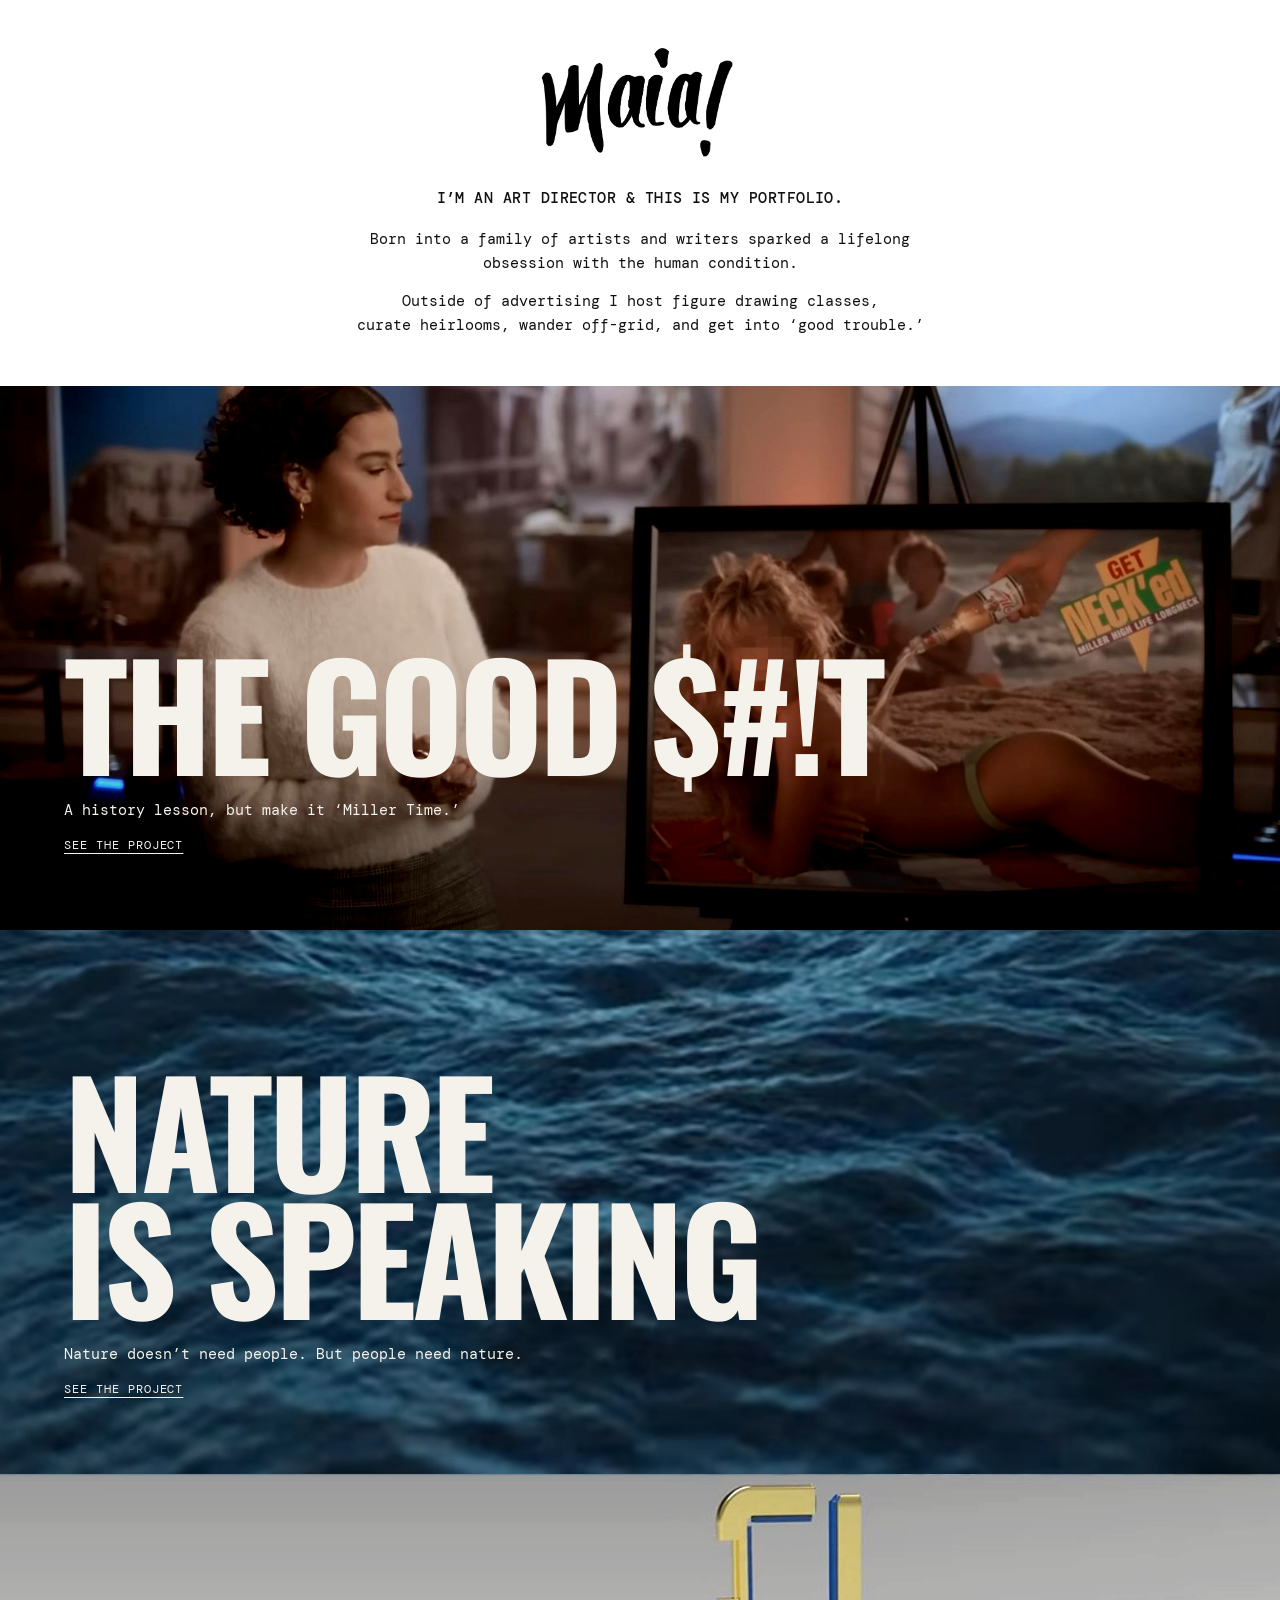
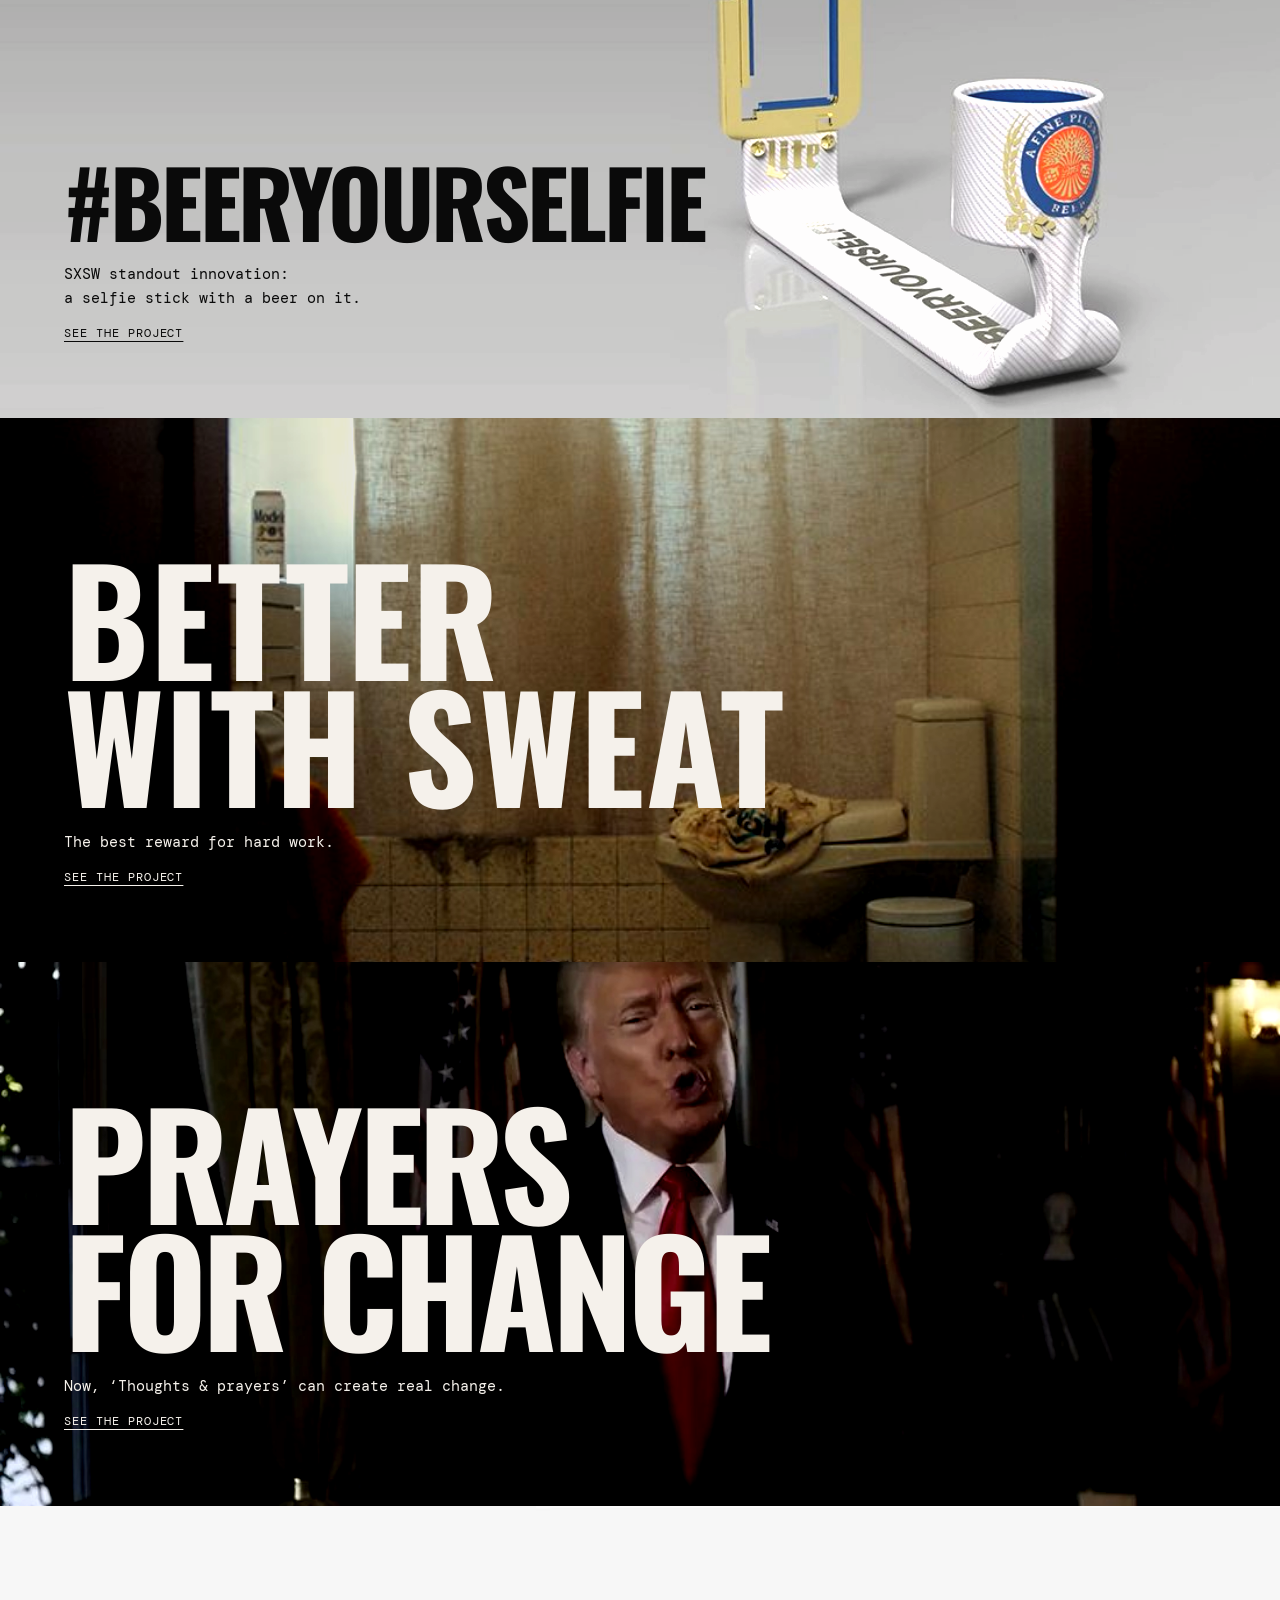
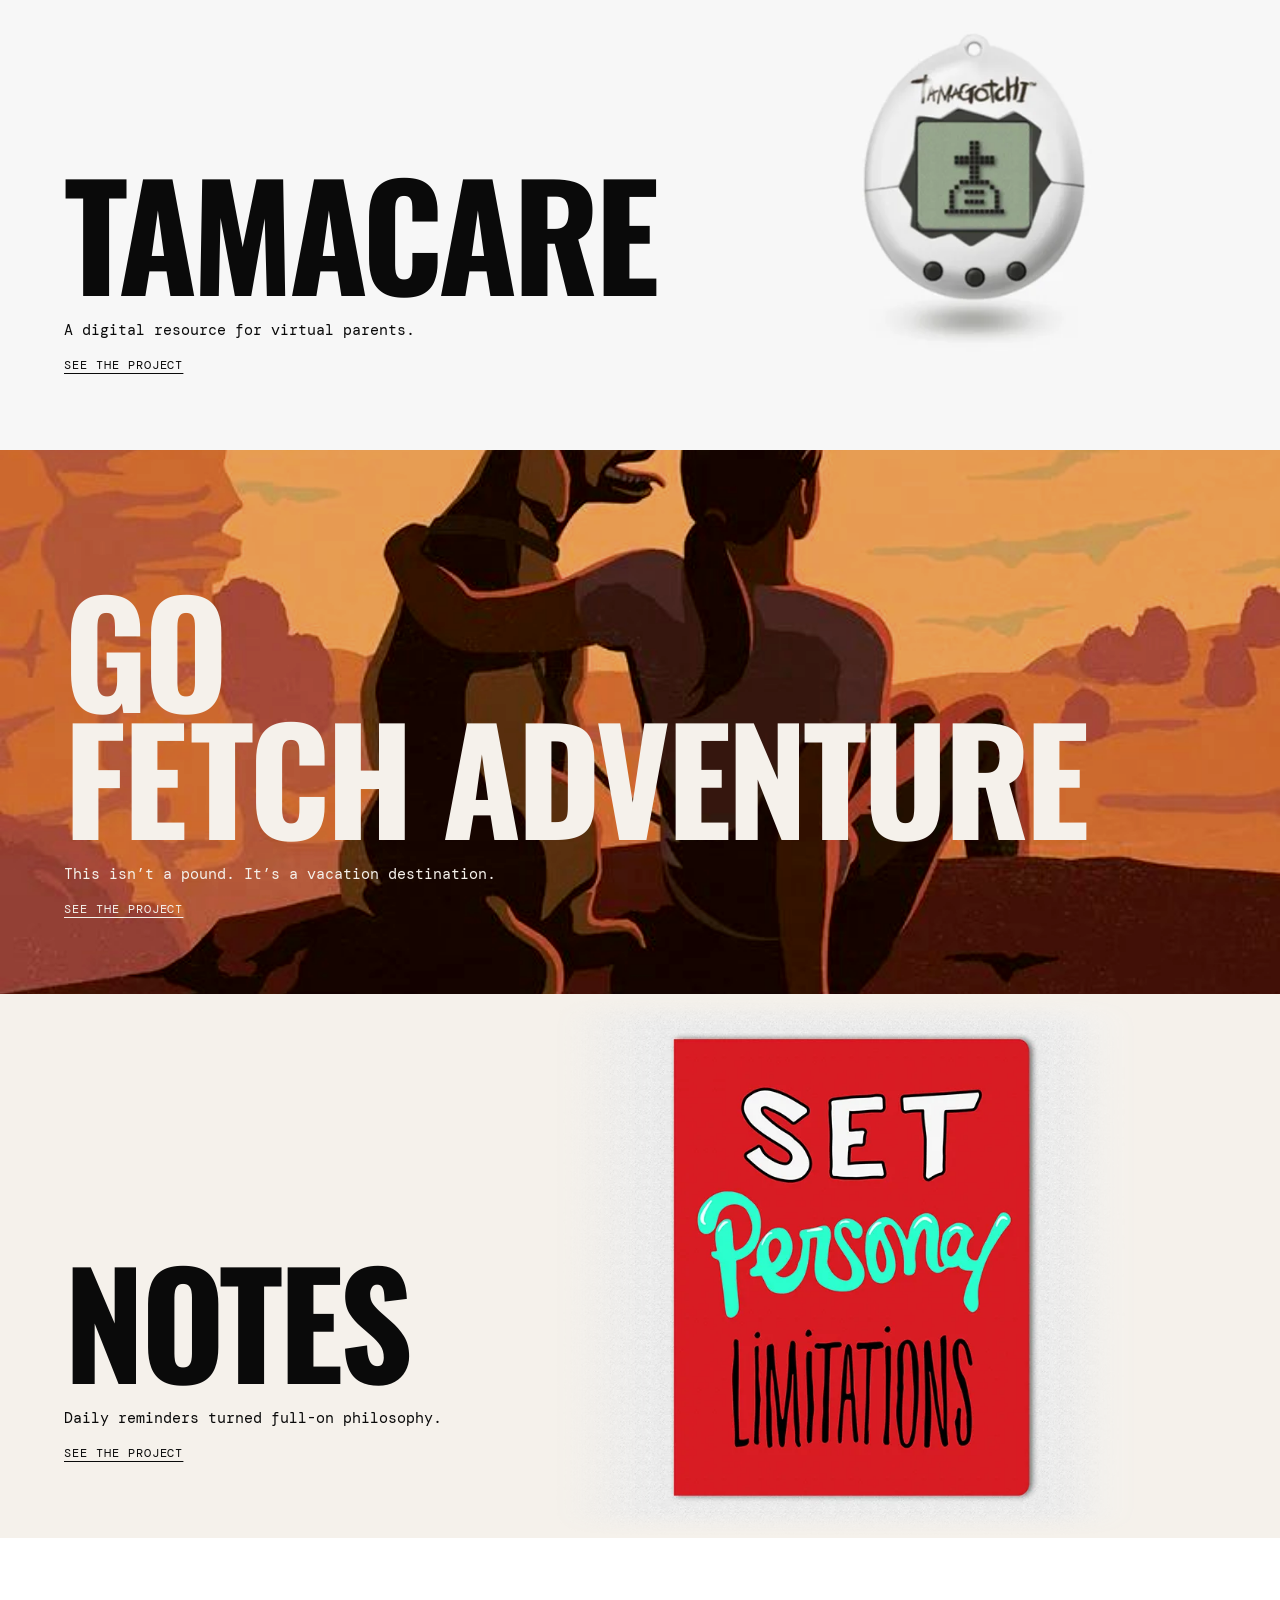
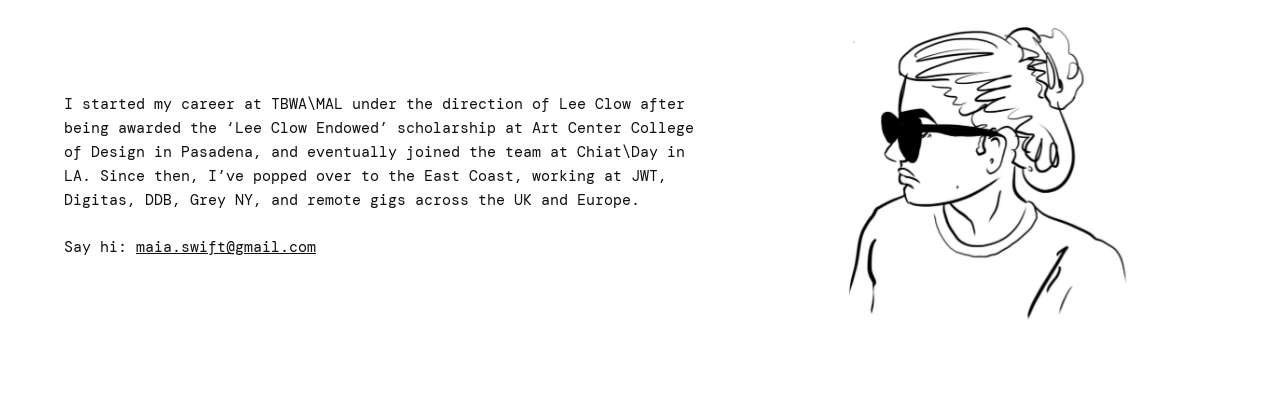
<file: index.html>
<!doctype html>
<!--

Hi! Welcome to my source. When possible, I like to explore nature. I call these adventures a ‘wonder
wander’ and they help me reach new creative discoveries. Here’s a look at my latest view turned
ASCII, from the hills of Acquapendente.

====================================================================================================
====================================================================================================
===========::======================================================----=============================
===:======-::-====================================================:::::=============================
.--:..........:---================================================::::-=============================
:. .:.:.:::::..:::.:...:::::---============================-:::--:::::-:...-=.=====:.:-=============
......::::......::...:.:.::.....:::-=--=====================::.::::::.....:--.-=::....::============
..:.....--::...............................:...:----::---=-::.::::::::.....:..............---=:-====
.....::::::.....     ..     . .... ...................:::::::::::::::..:::::::::::::::::::::::::::::
::::..:.:..... . .... ..     ..        .   .....:.....:..::::::::::::::::::::::::::::::::::.:.......
........        .....  .     .                     ...........:::.:................................:
.....:.     .          .       ....  ..             . ...........::......... . .....................
...         ...     ..    .   .. .. ..  ...          ..  ..........:....................... ........
...  .. .    .....  .....  ....           . ...  ..  ... ..  ................................      .
.. ..  .  . ..............             .................  .    .........:..............:......:.....
  .... ..          .::-------------------:::.....  ....:::::.:...:..............:......:.......:::::
.           .:::::-------------------------------=====-:..::.:..:....::.................::.....:...:
-------------::::..::--=-:::--------======-========--------::::::----::.....:.......   ....:...:....
.:::.::.::..... .. .........::--======----:::::.::::::::::::::::::-:---=-::::::..:..........:.....  
::::::--==================-=======-====------:----------:::::.::::::::::....::..::::...::....:....  
============--------------=================--====-:::.-...  ....::::-:....   ...::...........:.....:
--==---==--------------==-=-:-========-.:---:---=:.:...  . ............  ..  ... ....  ....  .......
====:...::--.-------..::......:.--::...        ...     ..    ... ..      ..:                       .
....   ..   .................... .                                   ..:::::::::::-:::::::::::::::::
  .                                            .....::::::::::-------::--:-:::::::::::::---:::::::::
                                      ....::::::::::::::::-:::::::::::::::::::::::::::::::::::::::::
...............:::::..........::::::::::::::::::::::::::::::::::::::::::::::::::::::::::::::::::::::
::::::::::::::::::::::::::::::::::::::::::::::::::-:---:-------:::::-:::-:::-::::::-:::-:::-:::-::::
:::::::::::::::::::::::::::::::::::::::::::::::::::-::::-:::-:::::--::::::::::::::::::::::::::::::::

-->
<html lang="en">
<head>
  <meta charset="utf-8">
  <meta name="viewport" content="width=device-width, initial-scale=1">
  <title>Maia Swift | Art Director</title>
  <meta name="description" content="Portfolio of Maia Swift, art director.">
  <link rel="preconnect" href="https://fonts.googleapis.com">
  <link rel="preconnect" href="https://fonts.gstatic.com" crossorigin>
  <link href="https://fonts.googleapis.com/css2?family=DM+Mono:wght@400;500&family=Oswald:wght@700&display=swap" rel="stylesheet">

  <link rel="icon" href="favicon.ico" sizes="any">
  <link rel="icon" href="assets/icons/favicon.svg" type="image/svg+xml">
  <link rel="apple-touch-icon" href="assets/icons/apple-touch-icon.png">
  <link rel="stylesheet" href="styles.css">
</head>
<body>
  <header class="intro">
    <img class="intro__sign" src="assets/maia.png" alt="Maia!" width="633" height="345">
    <h1>I&#8217;m an art director &amp; this is my&nbsp;portfolio.</h1>
    <div class="intro__bio">
      <p>Born into a family of artists and writers sparked a lifelong<br class="br-wide"> obsession with the human&nbsp;condition.</p>
      <p>Outside of advertising I host figure drawing classes,<br class="br-wide"> curate heirlooms, wander <span class="nowrap">off-grid,</span> and get into ‘good&nbsp;trouble.’</p>
    </div>
  </header>

  <main>
    <a class="band band--dark band--img" href="projects/the-good-shit.html" style="--band-img: url('assets/projects/the-good-shit.jpg'); --band-img-opacity: 0.9">
      <div class="band__col">
        <h2 class="band__title">The Good&nbsp;$#!T</h2>
        <p class="band__blurb">A history lesson, but make it ‘Miller&nbsp;Time.’</p>
        <span class="band__more">See the project</span>
      </div>
      <div class="band__aside" aria-hidden="true"></div>
    </a>
    <a class="band band--dark band--img band--true-color" href="projects/nature-is-speaking.html" style="--band-img: url('assets/projects/nature-is-speaking.jpg'); --band-img-opacity: 1">
      <video class="band__media" autoplay muted loop playsinline preload="auto" poster="assets/projects/nature-is-speaking.jpg" aria-hidden="true" tabindex="-1">
        <source src="assets/projects/nature-is-speaking.webm" type="video/webm">
        <source src="assets/projects/nature-is-speaking.mp4" type="video/mp4">
      </video>
      <div class="band__col">
        <h2 class="band__title">NATURE IS&nbsp;SPEAKING</h2>
        <p class="band__blurb"><span class="nowrap">Nature doesn’t need people.</span><br class="br-narrow"> <span class="nowrap">But people need nature.</span></p>
        <span class="band__more">See the project</span>
      </div>
      <div class="band__aside" aria-hidden="true"></div>
    </a>
    <a class="band band--light band--img" href="projects/beeryourselfie.html" style="--band-img: url('assets/projects/beeryourselfie.jpg'); --band-img-opacity: 0.9; --band-img-pos: right center">
      <div class="band__col">
        <h2 class="band__title band__title--long">#BEERYOURSELFIE</h2>
        <p class="band__blurb">SXSW standout innovation:<br> a selfie stick with a beer on&nbsp;it.</p>
        <span class="band__more">See the project</span>
      </div>
      <div class="band__aside" aria-hidden="true"></div>
    </a>
    <a class="band band--dark band--img" href="projects/better-with-sweat.html" style="--band-img: url('assets/projects/better-with-sweat.jpg'); --band-img-opacity: 0.9">
      <div class="band__col">
        <h2 class="band__title band__title--better" aria-label="Better with sweat">B<span class="k-et">E</span><span class="k-tt">T</span><span class="k-te">T</span>ER WITH&nbsp;SWEAT</h2>
        <p class="band__blurb">The best reward for hard&nbsp;work.</p>
        <span class="band__more">See the project</span>
      </div>
      <div class="band__aside" aria-hidden="true"></div>
    </a>
    <a class="band band--dark band--img" href="projects/prayers-for-change.html" style="--band-img: url('assets/projects/prayers-for-change.jpg'); --band-img-opacity: 1">
      <div class="band__col">
        <h2 class="band__title">PRAYERS FOR&nbsp;CHANGE</h2>
        <p class="band__blurb"><span class="nowrap">Now, ‘Thoughts &amp; prayers’</span><br class="br-narrow"> can create real&nbsp;change.</p>
        <span class="band__more">See the project</span>
      </div>
      <div class="band__aside" aria-hidden="true"></div>
    </a>
    <a class="band band--light band--product band--tama" href="projects/tamacare.html" style="--backdrop: #f7f7f7; --title-em: 4.14; --band-img-opacity: 1; --product-scale: 1.4">
      <span class="band__layer" aria-hidden="true"><img class="band__product" src="assets/projects/tamacare.png" alt="" width="1000" height="625"></span>
      <div class="band__col">
        <h2 class="band__title">TAMACARE</h2>
        <p class="band__blurb">A digital resource for virtual&nbsp;parents.</p>
        <span class="band__more">See the project</span>
      </div>
      <div class="band__aside" aria-hidden="true"></div>
    </a>
    <a class="band band--dark band--img" href="projects/go-fetch-adventure.html" style="--band-img: url('assets/projects/go-fetch-adventure.jpg'); --band-img-opacity: 0.9">
      <div class="band__col">
        <h2 class="band__title" aria-label="Go fetch adventure">GO F<span class="k-fetch-e">E</span>TCH&nbsp;ADVENTURE</h2>
        <p class="band__blurb">This isn’t a pound.<br class="br-narrow"> <span class="nowrap">It’s a vacation destination.</span></p>
        <span class="band__more">See the project</span>
      </div>
      <div class="band__aside" aria-hidden="true"></div>
    </a>
    <a class="band band--light band--product band--notes" href="projects/notes.html" style="--backdrop: var(--white); --title-em: 2.4; --product-scale: 1; --band-img-opacity: 1">
      <span class="band__layer" aria-hidden="true"><img class="band__product" src="assets/projects/notes.png" alt="" width="1148" height="717"></span>
      <div class="band__col">
        <h2 class="band__title">NOTES</h2>
        <p class="band__blurb">Daily reminders turned <span class="nowrap">full-on</span>&nbsp;philosophy.</p>
        <span class="band__more">See the project</span>
      </div>
      <div class="band__aside" aria-hidden="true"></div>
    </a>
  </main>

  <section class="about" id="about" aria-label="About">
    <div class="about__text">
      <p>I started my career at TBWA\MAL under the direction of Lee Clow after being awarded the &lsquo;Lee Clow Endowed&rsquo; scholarship at Art Center College of Design in Pasadena, and eventually joined the team at Chiat\Day in LA. Since then, I&rsquo;ve popped over to the East Coast, working at JWT, Digitas, DDB, Grey NY, and remote gigs across the UK and&nbsp;Europe.</p>
      <p class="about__hi">Say hi: <a href="mailto:maia.swift@gmail.com">maia.swift@gmail.com</a></p>
    </div>
    <img class="about__art" src="assets/side.png" alt="Line drawing of Maia in sunglasses" width="900" height="695">
  </section>
</body>
</html>
</file>
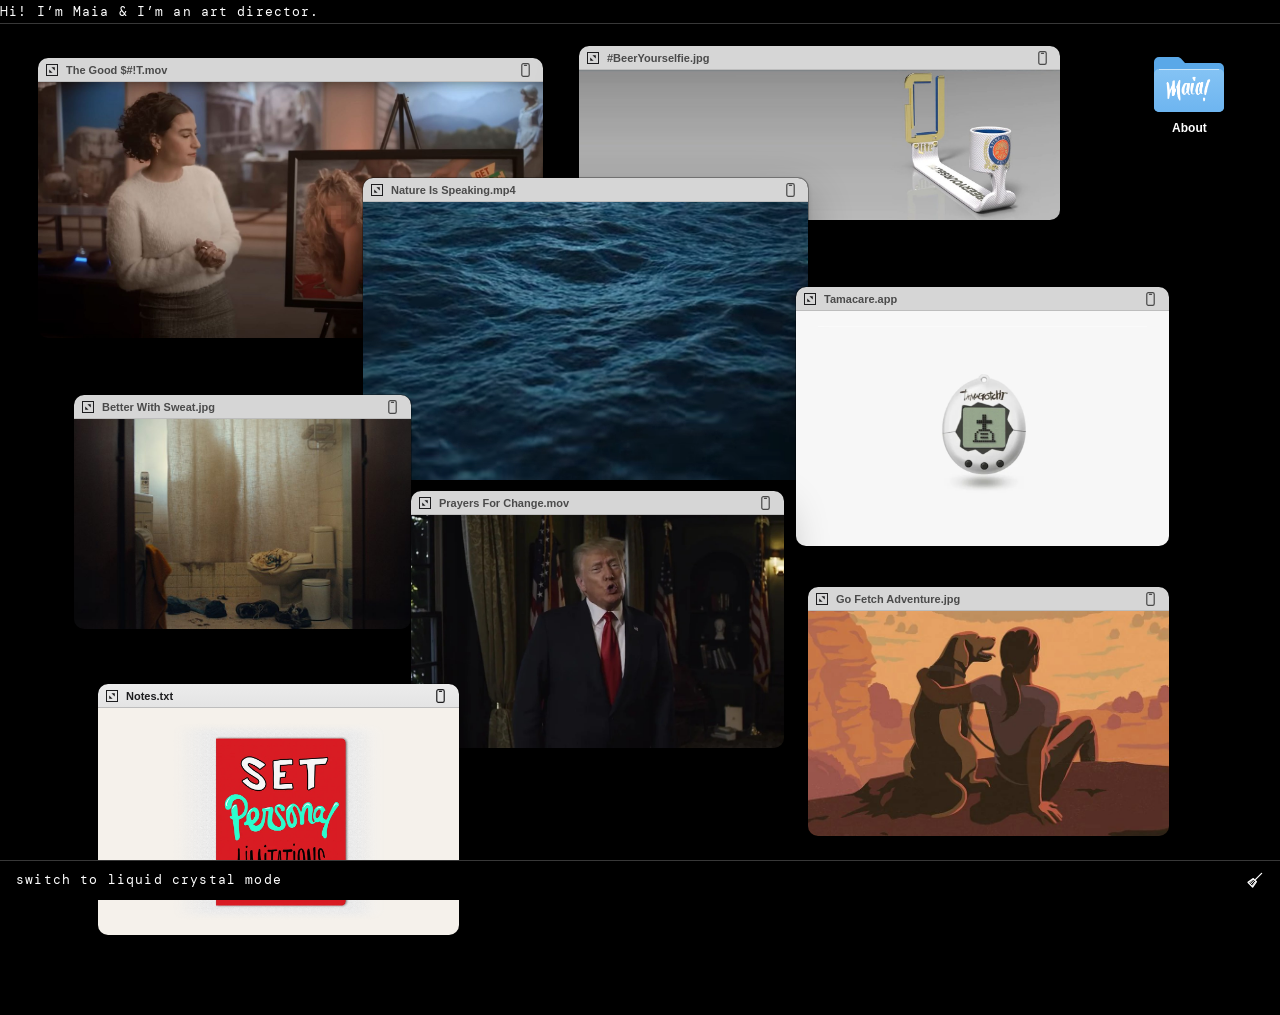
<file: v2/index.html>
<!doctype html>
<html lang="en">
<head>
<meta charset="utf-8">
<meta name="viewport" content="width=device-width, initial-scale=1, viewport-fit=cover">
<title>Maia Swift Desktop</title>
<meta name="claude:viewport-fit-sides" content="cover">
<meta name="description" content="Portfolio of Maia Swift, art director. Version 2 test: every project is a window on a desktop.">
<meta name="robots" content="noindex">
<link rel="preconnect" href="https://fonts.googleapis.com">
<link rel="preconnect" href="https://fonts.gstatic.com" crossorigin>
<link href="https://fonts.googleapis.com/css2?family=DM+Mono:wght@400;500&display=swap" rel="stylesheet">
<link rel="icon" href="../favicon.ico" sizes="any">
<link rel="icon" href="../assets/icons/favicon.svg" type="image/svg+xml">
<style>
/* Layout: the site is a computer desktop. Each project is a window you can drag,
   resize or open full page; a MAIA! folder opens a TextEdit window with the About
   text. Two modes the visitor picks from the tab at the bottom, independent of the
   system theme: cathode ray (black desk, the default) and liquid crystal (inverted). */
:root {
  /* cathode ray mode */
  --desk: #000000;
  --ink: #1d1d1f;
  --muted: #6e6e73;
  --menu-fg: #1d1d1f;
  --glass: rgba(240,240,240,.94);
  --hover: rgba(0,0,0,.08);
  --chrome: #e4e4e4;
  --chrome-top: #ececec;
  --chrome-dim: #d6d6d6;
  --chrome-edge: #bdbdbd;
  --bar-fg: #4a4a4a;
  --bar-fg-front: #1d1d1f;
  --btn-bg: #f4f4f4;
  --btn-bg-hover: #ffffff;
  --btn-edge: #a9a9a9;
  --paper: #ffffff;
  --paper-fg: #111111;
  --tools: #f3f3f3;
  --tools-edge: #d0d0d0;
  --tools-fg: #3a3a3a;
  --art-filter: none;
  --art-blend: multiply;
  --select: #2f6fe4;
  --folder-back: #5aa8e8;
  --folder-front: #84c3f4;
  --folder-front-2: #6eb5f0;
  --folder-line: rgba(255,255,255,.55);
  --folder-mark: #ffffff;
  --label-fg: #ffffff;
  --tab-bg: #000000;
  --tab-fg: #ffffff;
  --tab-edge: rgba(255,255,255,.22);
  --shadow: 0 18px 44px rgba(0,0,0,.30), 0 2px 6px rgba(0,0,0,.16);
  --shadow-lift: 0 30px 70px rgba(0,0,0,.38), 0 4px 12px rgba(0,0,0,.18);
  --font-ui: -apple-system, BlinkMacSystemFont, "SF Pro Text", "Helvetica Neue", Helvetica, Arial, sans-serif;
  --font-doc: "Helvetica Neue", Helvetica, Arial, sans-serif;
  --font-type: "DM Mono", "Courier New", monospace;
  --menu-h: 0px;     /* menu bar removed for now */
  --ticker-h: 24px;
  color-scheme: light;
}
/* liquid crystal mode: everything inverted */
:root[data-mode="lcd"] {
  --desk: #ffffff;
  --ink: #f2f2f2;
  --muted: #a1a1a6;
  --menu-fg: #f2f2f2;
  --glass: rgba(22,22,24,.94);
  --hover: rgba(255,255,255,.12);
  --chrome: #2f2f31;
  --chrome-top: #3a3a3c;
  --chrome-dim: #262628;
  --chrome-edge: #111113;
  --bar-fg: #9a9a9e;
  --bar-fg-front: #f2f2f2;
  --btn-bg: #3a3a3c;
  --btn-bg-hover: #48484a;
  --btn-edge: #5a5a5e;
  --paper: #121212;
  --paper-fg: #ededed;
  --tools: #1e1e20;
  --tools-edge: #000000;
  --tools-fg: #d0d0d0;
  --art-filter: invert(1);
  --art-blend: screen;
  --label-fg: #000000;
  --tab-bg: #ffffff;
  --tab-fg: #000000;
  --tab-edge: rgba(0,0,0,.18);
}
*, *::before, *::after { box-sizing: border-box; }
html { -webkit-text-size-adjust: 100%; overflow-x: clip; }
[hidden] { display: none !important; }
body {
  margin: 0;
  min-height: 100vh;
  background: var(--desk);
  color: var(--ink);
  font-family: var(--font-ui);
  transition: background-color .3s ease;
  overflow-x: hidden;
}
img, video { display: block; max-width: 100%; }
button { font: inherit; color: inherit; }

/* ---------- Wallpaper ---------- */
.wall { position: fixed; inset: 0; z-index: 0; overflow: hidden; background: var(--desk); transition: background-color .3s ease; }
.wall img {
  position: absolute; inset: 0;
  width: 100%; height: 100%;
  max-width: none;
  object-fit: cover;
  opacity: 0;
  transition: opacity 1.6s ease;
}
.wall img.is-on { opacity: 1; }

/* ---------- Top: running text + menu bar ---------- */
.top {
  position: sticky;
  top: 0;
  z-index: 100000;
}
.ticker {
  height: calc(var(--ticker-h) + env(safe-area-inset-top, 0px));
  padding-top: env(safe-area-inset-top, 0px);
  overflow: hidden;
  background: var(--tab-bg);
  color: var(--tab-fg);
  border-bottom: 0.5px solid var(--tab-edge);
  font-family: var(--font-type);
  font-size: 12.5px;
  letter-spacing: .09em;
  white-space: nowrap;
  transition: background-color .3s ease;
}
.ticker__track {
  display: inline-flex;
  height: var(--ticker-h);
  align-items: center;
  will-change: transform;
  animation: ticker var(--ticker-dur, 30s) linear infinite;
}
.ticker__item { padding-right: 6em; }
@keyframes ticker { from { transform: translateX(0); } to { transform: translateX(-50%); } }
@media (prefers-reduced-motion: reduce) {
  .ticker__track { animation: none; padding-left: max(16px, env(safe-area-inset-left, 0px)); }
}
.menu {
  display: flex;
  align-items: center;
  gap: 18px;
  height: var(--menu-h);
  padding-left: max(16px, env(safe-area-inset-left, 0px));
  padding-right: max(16px, env(safe-area-inset-right, 0px));
  background: var(--glass);
  backdrop-filter: blur(20px) saturate(1.4);
  -webkit-backdrop-filter: blur(20px) saturate(1.4);
  font-size: 13px;
  white-space: nowrap;
  color: var(--menu-fg);
}
.menu__logo {
  width: 44px; height: 24px; flex: none;
  background: var(--menu-fg);
  -webkit-mask: url("../assets/maia.png") center / contain no-repeat;
  mask: url("../assets/maia.png") center / contain no-repeat;
}
.menu__name { font-weight: 700; }
.menu__item {
  background: none; border: 0; padding: 2px 8px; margin: 0 -8px;
  border-radius: 4px; cursor: pointer;
}
.menu__item:hover { background: var(--hover); }
.menu__spacer { flex: 1 1 auto; }
.menu__hint { color: var(--muted); }
.menu__clock { font-variant-numeric: tabular-nums; }
@media (max-width: 700px) {
  .menu { gap: 14px; font-size: 12.5px; }
  .menu__name, .menu__hint, .menu__role { display: none; }
}

/* ---------- Desk ---------- */
.desk {
  position: relative;
  z-index: 1;
  margin-left: max(16px, env(safe-area-inset-left, 0px), 3vw);
  margin-right: max(16px, env(safe-area-inset-right, 0px), 3vw);
  margin-top: 22px;
  min-height: calc(100vh - var(--menu-h) - 60px);
}

/* ---------- Desktop icon: the MAIA! folder ---------- */
.icon {
  position: absolute;
  top: 0; left: 0;
  z-index: 5;
  width: 104px;
  touch-action: none;
  display: flex;
  flex-direction: column;
  align-items: center;
  gap: 4px;
  padding: 6px 4px;
  background: none;
  border: 0;
  border-radius: 8px;
  cursor: pointer;
  user-select: none;
  -webkit-user-select: none;
}
.icon__folder { position: relative; width: 78px; height: 64px; }
.icon__folder svg { width: 100%; height: 100%; display: block; filter: drop-shadow(0 2px 3px rgba(0,0,0,.25)); }
.icon__mark {
  position: absolute;
  left: 50%; top: 58%;
  width: 46px; height: 25px;
  transform: translate(-50%, -50%);
  background: var(--folder-mark);
  -webkit-mask: url("../assets/maia.png") center / contain no-repeat;
  mask: url("../assets/maia.png") center / contain no-repeat;
}
.icon__label {
  font-size: 12px;
  font-weight: 600;
  color: var(--label-fg);
  padding: 1px 6px;
  border-radius: 4px;
  line-height: 1.3;
}
.icon.is-selected .icon__folder { background: var(--hover); outline: 1px solid var(--tab-edge); border-radius: 6px; }
.icon.is-selected .icon__label { background: var(--select); color: #fff; }
.icon.is-dragging { cursor: grabbing; }
.icon.is-dragging .icon__folder { opacity: .85; }
.icon:focus-visible { outline: 2px solid var(--select); outline-offset: 2px; }

/* ---------- Windows ---------- */
.win {
  position: absolute;
  top: 0; left: 0;
  display: flex;
  flex-direction: column;
  border-radius: 10px;
  overflow: hidden;
  background: #000;
  box-shadow: var(--shadow);
  outline: 0.5px solid rgba(0,0,0,.3);
  transition: box-shadow .2s ease, width .25s ease, transform .25s ease;
  will-change: transform;
}
.win.is-dragging { box-shadow: var(--shadow-lift); transition: box-shadow .2s ease; }
.win.is-dragging, .win.is-dragging .win__bar { cursor: grabbing; }

.win__bar {
  flex: none;
  display: flex;
  align-items: center;
  gap: 8px;
  height: 24px;
  padding: 0 8px;
  background: var(--chrome-dim);
  border-bottom: 0.5px solid var(--chrome-edge);
  font-size: 11px;
  font-weight: 600;
  color: var(--bar-fg);
  cursor: grab;
  user-select: none;
  -webkit-user-select: none;
  touch-action: none;
}
.win.is-front .win__bar { background: linear-gradient(var(--chrome-top), var(--chrome)); color: var(--bar-fg-front); }
.win__max {                     /* vintage zoom box: black on grey, square */
  flex: none;
  position: relative;
  z-index: 4;                    /* above the corner resize handle */
  width: 12px; height: 12px;
  padding: 0;
  border: 1px solid var(--bar-fg-front);
  border-radius: 0;
  background: transparent;
  color: var(--bar-fg-front);
  cursor: pointer;
}
.win__max::before {              /* hit area for fingers */
  content: ""; position: absolute; inset: -8px;
}
.win__max svg { position: absolute; inset: -1px; width: 12px; height: 12px; fill: currentColor; }
.win__max:hover, .win__max[aria-pressed="true"] { background: var(--bar-fg-front); color: var(--chrome); }
/* Close box: only shown while a window is full page; it returns to the desktop */
.win__close { display: none; }
.win.is-full .win__close, .win.is-peek .win__close, .win--doc .win__close {
  display: block;
  flex: none;
  position: relative;
  z-index: 4;
  width: 12px; height: 12px;
  padding: 0;
  border: 1px solid var(--bar-fg-front);
  border-radius: 0;
  background: transparent;
  color: var(--bar-fg-front);
  cursor: pointer;
}
.win.is-full .win__close::before, .win.is-peek .win__close::before, .win--doc .win__close::before { content: ""; position: absolute; inset: -8px; }
.win__close svg { position: absolute; inset: -1px; width: 12px; height: 12px; fill: none; stroke: currentColor; stroke-width: 1.2; }
.win__close:hover { background: var(--bar-fg-front); color: var(--chrome); }
.win__close:focus-visible { outline: 2px solid var(--select); outline-offset: 2px; }

/* Full page: the window fills the screen below the menu bar */
.win.is-full {
  position: fixed;
  top: calc(var(--ticker-h) + var(--menu-h) + env(safe-area-inset-top, 0px));
  left: 0; right: 0;
  bottom: calc(38px + env(safe-area-inset-bottom, 0px));   /* stops above the mode tab */
  width: auto !important;
  height: auto !important;
  transform: none !important;
  border-radius: 0;
  z-index: 99999 !important;
  transition: none;
}
.win.is-full .rz { display: none; }
.win.is-full .win__bar { cursor: default; }
.win.is-full .win__body { flex: 1 1 auto; min-height: 0; display: flex; align-items: center; justify-content: center; }
.win.is-full .win__body img, .win.is-full .win__body video { width: 100%; height: 100%; object-fit: contain; }
.win.is-full .win__body--product img { padding: 3%; }
.win--doc.is-full .doc__page { flex: 1 1 auto; min-height: 0; max-height: none; }
body.has-full { overflow: hidden; }
/* full page shows the whole project page */
.win.is-full .win__body { display: none; }
.win.is-full .win__phone { display: block; }

/* Enlarged on click: centred over a dimmed desk; click the dimmed area to go back */
.peek-veil {
  position: fixed;
  inset: 0;
  z-index: 99990;
  background: rgba(0,0,0,.6);
  cursor: zoom-out;
}
.win.is-peek {
  position: fixed;
  z-index: 99995 !important;
  transition: none;
  box-shadow: var(--shadow-lift);
}
.win.is-peek .rz { display: none; }
.win.is-peek .win__bar { cursor: default; }
.win.is-peek .win__body { cursor: zoom-in; }
.win.is-reading .win__body { display: none; }
.win.is-reading .win__phone { display: block; }

/* Mobile view: the window turns phone-shaped and shows the project page at phone width */
.win__phone { display: none; flex: 1 1 auto; min-height: 0; background: #fff; }
.win__phone iframe { display: block; width: 100%; height: 100%; border: 0; }
.win.is-mobile .win__body { display: none; }
.win.is-mobile .win__phone { display: block; }
.win.is-dragging .win__phone iframe, .win.is-resizing .win__phone iframe { pointer-events: none; }
.win__name {
  flex: 1 1 auto;
  min-width: 0;
  white-space: nowrap;
  overflow: hidden;
  text-overflow: ellipsis;
}
.win__mobile {
  flex: none;
  position: relative;
  z-index: 4;                    /* above the corner resize handle */
  display: grid;
  place-items: center;
  width: 20px; height: 18px;
  padding: 0;
  border: 0;
  border-radius: 4px;
  background: none;
  color: var(--bar-fg);
  cursor: pointer;
}
.win__mobile::before { content: ""; position: absolute; inset: -4px; }
.win__mobile svg { width: 9px; height: 14px; fill: none; stroke: currentColor; stroke-width: 1.4; stroke-linecap: round; }
.win.is-front .win__mobile { color: var(--bar-fg-front); }
.win__mobile:hover { background: var(--hover); }
.win .win__mobile[aria-pressed="true"] { background: var(--bar-fg-front); color: var(--chrome); }
.win__mobile:focus-visible, .win__max:focus-visible {
  outline: 2px solid var(--select);
  outline-offset: 2px;
}

.win__body { position: relative; display: block; background: var(--backdrop, #000); cursor: zoom-in; }
.win__body img, .win__body video {
  width: 100%;
  height: auto;
  pointer-events: none;
  user-select: none;
  -webkit-user-drag: none;
}
.win__body--product img { padding: 4% 6%; }

/* ---------- TextEdit window ---------- */
.win--doc { background: var(--paper); }
.doc__tools {
  flex: none;
  display: flex;
  align-items: center;
  gap: 10px;
  height: 30px;
  padding: 0 10px;
  background: var(--tools);
  border-bottom: 0.5px solid var(--tools-edge);
  font-size: 11px;
  color: var(--tools-fg);
  overflow: hidden;
  white-space: nowrap;
  user-select: none;
  -webkit-user-select: none;
}
.doc__pick {
  font: inherit;
  color: var(--tools-fg);
  border: 0.5px solid var(--btn-edge);
  border-radius: 4px;
  background: var(--paper);
  padding: 1px 4px;
  height: 20px;
  cursor: pointer;
}
.doc__fmt { display: inline-flex; gap: 2px; font-family: Georgia, serif; font-size: 12px; }
.doc__btn {
  width: 20px; height: 20px;
  padding: 0;
  border: 0;
  border-radius: 4px;
  background: none;
  color: var(--tools-fg);
  font: inherit;
  cursor: pointer;
}
.doc__btn:hover { background: var(--hover); }
.doc__btn[aria-pressed="true"] { background: var(--tools-fg); color: var(--tools); }
.doc__pick:focus-visible, .doc__btn:focus-visible { outline: 2px solid var(--select); outline-offset: 1px; }
.doc__page.is-u p { text-decoration: underline; text-underline-offset: 2px; }
.doc__page {
  padding: 22px 26px 26px;
  max-height: min(62vh, 560px);
  overflow: auto;
  font-family: var(--font-doc);
  font-size: 13px;
  line-height: 1.55;
  color: var(--paper-fg);
  background: var(--paper);
  user-select: text;
}
.doc__page p { margin: 0 0 1em; max-width: 62ch; }
.doc__page p:last-child { margin-bottom: 0; }
.doc__page a { color: inherit; }
.doc__head { font-weight: 700; }
.doc__art { width: min(220px, 55%); height: auto; mix-blend-mode: var(--art-blend); filter: var(--art-filter); margin: 0 0 14px; }

/* ---------- Resize handles on every edge and corner ---------- */
.rz { position: absolute; z-index: 3; touch-action: none; }
.rz--n, .rz--s { left: 12px; right: 12px; height: 8px; }
.rz--e, .rz--w { top: 12px; bottom: 12px; width: 8px; }
.rz--n { top: 0; cursor: ns-resize; }
.rz--s { bottom: 0; cursor: ns-resize; }
.rz--e { right: 0; cursor: ew-resize; }
.rz--w { left: 0; cursor: ew-resize; }
.rz--ne, .rz--nw, .rz--se, .rz--sw { width: 16px; height: 16px; }
.rz--ne { top: 0; right: 0; cursor: nesw-resize; }
.rz--sw { bottom: 0; left: 0; cursor: nesw-resize; }
.rz--nw { top: 0; left: 0; cursor: nwse-resize; }
.rz--se { bottom: 0; right: 0; cursor: nwse-resize; }
@media (pointer: coarse) {            /* bigger targets for fingers */
  .rz--n, .rz--s { height: 14px; }
  .rz--e, .rz--w { width: 14px; }
  .rz--ne, .rz--nw, .rz--se, .rz--sw { width: 26px; height: 26px; }
}
.win.is-resizing { transition: none; box-shadow: var(--shadow-lift); }
body.is-resizing, body.is-resizing * { user-select: none; -webkit-user-select: none; }
/* The About window can be resized freely; its page fills whatever height it has */
.win--doc.is-sized .doc__page { flex: 1 1 auto; min-height: 0; max-height: none; }

/* ---------- Mode tab at the bottom ---------- */
.mode {
  position: fixed;
  left: 0; right: 0; bottom: 0;
  z-index: 100000;
  display: flex;
  padding-top: 8px;
  padding-bottom: calc(10px + env(safe-area-inset-bottom, 0px));
  padding-left: max(16px, env(safe-area-inset-left, 0px));
  padding-right: max(16px, env(safe-area-inset-right, 0px));
  background: var(--tab-bg);
  border-top: 0.5px solid var(--tab-edge);
  border-radius: 0 0 18px 18px;
  transition: background-color .3s ease;
}
.mode__btn {
  background: none;
  border: 0;
  padding: 2px 0;
  font-family: var(--font-type);
  font-size: 13px;
  letter-spacing: .09em;
  color: var(--tab-fg);
  cursor: pointer;
  text-underline-offset: 4px;
}
.mode__btn:hover { text-decoration: underline; }
.mode__tidy {
  position: relative;
  margin-left: auto;
  display: grid;
  place-items: center;
  width: 18px; height: 18px;
  padding: 0;
  border: 0;
  background: none;
  color: var(--tab-fg);
  cursor: pointer;
  align-self: center;
}
.mode__tidy::before { content: ""; position: absolute; inset: -12px; }   /* 42px tap area */
.mode__tidy svg { width: 16px; height: 16px; fill: none; stroke: currentColor; stroke-width: 1.3; stroke-linecap: round; stroke-linejoin: round; transition: transform .2s ease; }
.mode__tidy:hover svg { transform: rotate(-14deg); }
.mode__tidy:focus-visible { outline: 2px solid var(--select); outline-offset: 4px; border-radius: 3px; }
.mode__btn:focus-visible { outline: 2px solid var(--select); outline-offset: 3px; }

@media (prefers-reduced-motion: reduce) {
  .win, .wall img { transition: none; }
}
</style>
</head>
<body>
  <div class="wall" id="wall" aria-hidden="true">
    <!-- Plain black for now. To bring the rotating wallpapers back, uncomment:
    <img class="is-on" src="wallpapers/canyon.jpg" alt="" width="1440" height="900">
    <img src="wallpapers/tree.jpg" alt="" width="1440" height="900" loading="lazy">
    <img src="wallpapers/snow.jpg" alt="" width="1440" height="900" loading="lazy">
    <img src="wallpapers/family.jpg" alt="" width="1440" height="900" loading="lazy">
    -->
  </div>

  <header class="top">
  <div class="ticker" role="marquee" aria-label="Hi! I&rsquo;m Maia &amp; I&rsquo;m an art director. Poetic computation is when technology is used for critical thinking and aesthetic computing.">
    <div class="ticker__track" id="tickerTrack" aria-hidden="true"></div>
  </div>
  <!-- Menu bar removed for now; a new idea for this spot to come. -->
  </header>

  <main class="desk" id="desk" aria-label="Projects">
    <button class="icon" id="folder" type="button" aria-label="Open About">
      <span class="icon__folder" aria-hidden="true">
        <svg viewBox="0 0 78 64">
          <path d="M4 10a5 5 0 0 1 5-5h18c2 0 3 .6 4.2 1.8L35 11h34a5 5 0 0 1 5 5v39a5 5 0 0 1-5 5H9a5 5 0 0 1-5-5z" fill="var(--folder-back)"/>
          <defs><linearGradient id="ff" x1="0" y1="0" x2="0" y2="1"><stop offset="0" stop-color="var(--folder-front)"/><stop offset="1" stop-color="var(--folder-front-2)"/></linearGradient></defs>
          <path d="M4 22a5 5 0 0 1 5-5h60a5 5 0 0 1 5 5v33a5 5 0 0 1-5 5H9a5 5 0 0 1-5-5z" fill="url(#ff)"/>
          <path d="M9 17.5h60" stroke="var(--folder-line)" stroke-width="1"/>
        </svg>
        <span class="icon__mark"></span>
      </span>
      <span class="icon__label">About</span>
    </button>

    <article class="win" data-id="good">
      <div class="win__bar"><button class="win__max" type="button" aria-label="Full page" aria-pressed="false"><svg viewBox="0 0 12 12" aria-hidden="true"><path d="M3.2 8.8V5.4l3.4 3.4zM8.8 3.2v3.4L5.4 3.2z"/></svg></button>
        <span class="win__name">The Good $#!T.mov</span>
        <button class="win__mobile" type="button" aria-label="Mobile view" aria-pressed="false" data-src="../projects/the-good-shit.html"><svg viewBox="0 0 10 16" aria-hidden="true"><rect x="0.75" y="0.75" width="8.5" height="14.5" rx="1.8"/><path d="M3.8 2.6h2.4"/></svg></button></div>
      <a class="win__body" href="../projects/the-good-shit.html" tabindex="-1"><img src="../assets/projects/the-good-shit.jpg" alt="The Good $#!T: a history lesson, but make it Miller Time" width="1600" height="812"></a>
    </article>

    <article class="win" data-id="nature">
      <div class="win__bar"><button class="win__max" type="button" aria-label="Full page" aria-pressed="false"><svg viewBox="0 0 12 12" aria-hidden="true"><path d="M3.2 8.8V5.4l3.4 3.4zM8.8 3.2v3.4L5.4 3.2z"/></svg></button>
        <span class="win__name">Nature Is Speaking.mp4</span>
        <button class="win__mobile" type="button" aria-label="Mobile view" aria-pressed="false" data-src="../projects/nature-is-speaking.html"><svg viewBox="0 0 10 16" aria-hidden="true"><rect x="0.75" y="0.75" width="8.5" height="14.5" rx="1.8"/><path d="M3.8 2.6h2.4"/></svg></button></div>
      <a class="win__body" href="../projects/nature-is-speaking.html" tabindex="-1">
        <video autoplay muted loop playsinline preload="auto" poster="../assets/projects/nature-is-speaking.jpg" width="750" height="468" aria-label="Nature Is Speaking">
          <source src="../assets/projects/nature-is-speaking.webm" type="video/webm">
          <source src="../assets/projects/nature-is-speaking.mp4" type="video/mp4">
        </video></a>
    </article>

    <article class="win" data-id="beer">
      <div class="win__bar"><button class="win__max" type="button" aria-label="Full page" aria-pressed="false"><svg viewBox="0 0 12 12" aria-hidden="true"><path d="M3.2 8.8V5.4l3.4 3.4zM8.8 3.2v3.4L5.4 3.2z"/></svg></button>
        <span class="win__name">#BeerYourselfie.jpg</span>
        <button class="win__mobile" type="button" aria-label="Mobile view" aria-pressed="false" data-src="../projects/beeryourselfie.html"><svg viewBox="0 0 10 16" aria-hidden="true"><rect x="0.75" y="0.75" width="8.5" height="14.5" rx="1.8"/><path d="M3.8 2.6h2.4"/></svg></button></div>
      <a class="win__body" href="../projects/beeryourselfie.html" tabindex="-1"><img src="../assets/projects/beeryourselfie.jpg" alt="#BeerYourselfie: a selfie stick with a beer on it" width="1500" height="468"></a>
    </article>

    <article class="win" data-id="sweat">
      <div class="win__bar"><button class="win__max" type="button" aria-label="Full page" aria-pressed="false"><svg viewBox="0 0 12 12" aria-hidden="true"><path d="M3.2 8.8V5.4l3.4 3.4zM8.8 3.2v3.4L5.4 3.2z"/></svg></button>
        <span class="win__name">Better With Sweat.jpg</span>
        <button class="win__mobile" type="button" aria-label="Mobile view" aria-pressed="false" data-src="../projects/better-with-sweat.html"><svg viewBox="0 0 10 16" aria-hidden="true"><rect x="0.75" y="0.75" width="8.5" height="14.5" rx="1.8"/><path d="M3.8 2.6h2.4"/></svg></button></div>
      <a class="win__body" href="../projects/better-with-sweat.html" tabindex="-1"><img src="../assets/projects/better-with-sweat.jpg" alt="Better With Sweat: the best reward for hard work" width="750" height="468"></a>
    </article>

    <article class="win" data-id="prayers">
      <div class="win__bar"><button class="win__max" type="button" aria-label="Full page" aria-pressed="false"><svg viewBox="0 0 12 12" aria-hidden="true"><path d="M3.2 8.8V5.4l3.4 3.4zM8.8 3.2v3.4L5.4 3.2z"/></svg></button>
        <span class="win__name">Prayers For Change.mov</span>
        <button class="win__mobile" type="button" aria-label="Mobile view" aria-pressed="false" data-src="../projects/prayers-for-change.html"><svg viewBox="0 0 10 16" aria-hidden="true"><rect x="0.75" y="0.75" width="8.5" height="14.5" rx="1.8"/><path d="M3.8 2.6h2.4"/></svg></button></div>
      <a class="win__body" href="../projects/prayers-for-change.html" tabindex="-1"><img src="../assets/projects/prayers-for-change.jpg" alt="Prayers For Change: now thoughts and prayers can create real change" width="1000" height="625"></a>
    </article>

    <article class="win" data-id="tama">
      <div class="win__bar"><button class="win__max" type="button" aria-label="Full page" aria-pressed="false"><svg viewBox="0 0 12 12" aria-hidden="true"><path d="M3.2 8.8V5.4l3.4 3.4zM8.8 3.2v3.4L5.4 3.2z"/></svg></button>
        <span class="win__name">Tamacare.app</span>
        <button class="win__mobile" type="button" aria-label="Mobile view" aria-pressed="false" data-src="../projects/tamacare.html"><svg viewBox="0 0 10 16" aria-hidden="true"><rect x="0.75" y="0.75" width="8.5" height="14.5" rx="1.8"/><path d="M3.8 2.6h2.4"/></svg></button></div>
      <a class="win__body win__body--product" href="../projects/tamacare.html" tabindex="-1" style="--backdrop:#f7f7f7"><img src="../assets/projects/tamacare.png" alt="Tamacare: a digital resource for virtual parents" width="1000" height="625"></a>
    </article>

    <article class="win" data-id="fetch">
      <div class="win__bar"><button class="win__max" type="button" aria-label="Full page" aria-pressed="false"><svg viewBox="0 0 12 12" aria-hidden="true"><path d="M3.2 8.8V5.4l3.4 3.4zM8.8 3.2v3.4L5.4 3.2z"/></svg></button>
        <span class="win__name">Go Fetch Adventure.jpg</span>
        <button class="win__mobile" type="button" aria-label="Mobile view" aria-pressed="false" data-src="../projects/go-fetch-adventure.html"><svg viewBox="0 0 10 16" aria-hidden="true"><rect x="0.75" y="0.75" width="8.5" height="14.5" rx="1.8"/><path d="M3.8 2.6h2.4"/></svg></button></div>
      <a class="win__body" href="../projects/go-fetch-adventure.html" tabindex="-1"><img src="../assets/projects/go-fetch-adventure.jpg" alt="Go Fetch Adventure: this isn't a pound, it's a vacation destination" width="750" height="468"></a>
    </article>

    <article class="win" data-id="notes">
      <div class="win__bar"><button class="win__max" type="button" aria-label="Full page" aria-pressed="false"><svg viewBox="0 0 12 12" aria-hidden="true"><path d="M3.2 8.8V5.4l3.4 3.4zM8.8 3.2v3.4L5.4 3.2z"/></svg></button>
        <span class="win__name">Notes.txt</span>
        <button class="win__mobile" type="button" aria-label="Mobile view" aria-pressed="false" data-src="../projects/notes.html"><svg viewBox="0 0 10 16" aria-hidden="true"><rect x="0.75" y="0.75" width="8.5" height="14.5" rx="1.8"/><path d="M3.8 2.6h2.4"/></svg></button></div>
      <a class="win__body win__body--product" href="../projects/notes.html" tabindex="-1" style="--backdrop:#f5f1eb"><img src="../assets/projects/notes.png" alt="Notes: daily reminders turned full-on philosophy" width="1148" height="717"></a>
    </article>

    <article class="win win--doc" data-id="about" hidden aria-label="About Maia">
      <div class="win__bar"><button class="win__max" type="button" aria-label="Full page" aria-pressed="false"><svg viewBox="0 0 12 12" aria-hidden="true"><path d="M3.2 8.8V5.4l3.4 3.4zM8.8 3.2v3.4L5.4 3.2z"/></svg></button>
        <span class="win__name">About Maia.rtf</span></div>
      <div class="doc__tools" role="toolbar" aria-label="Text style">
        <select class="doc__pick" id="docFont" aria-label="Font">
          <option value="'Helvetica Neue', Helvetica, Arial, sans-serif">Helvetica Neue</option>
          <option value="'DM Mono', 'Courier New', monospace">DM Mono</option>
          <option value="Georgia, 'Times New Roman', serif">Georgia</option>
          <option value="'Times New Roman', Times, serif">Times</option>
          <option value="'Courier New', Courier, monospace">Courier</option>
        </select>
        <select class="doc__pick" id="docStyle" aria-label="Typeface style">
          <option value="regular">Regular</option>
          <option value="bold">Bold</option>
          <option value="italic">Italic</option>
          <option value="bold-italic">Bold Italic</option>
        </select>
        <select class="doc__pick" id="docSize" aria-label="Font size">
          <option>10</option><option>11</option><option>12</option><option selected>13</option>
          <option>14</option><option>16</option><option>18</option><option>24</option>
        </select>
        <span class="doc__fmt">
          <button class="doc__btn" id="docB" type="button" aria-pressed="false" aria-label="Bold"><b>B</b></button>
          <button class="doc__btn" id="docI" type="button" aria-pressed="false" aria-label="Italic"><i>I</i></button>
          <button class="doc__btn" id="docU" type="button" aria-pressed="false" aria-label="Underline"><u>U</u></button>
        </span>
      </div>
      <div class="doc__page">
        <img class="doc__art" src="../assets/side.png" alt="Line drawing of Maia in sunglasses" width="900" height="695" loading="lazy">
        <p class="doc__head">I&rsquo;m an art director &amp; this is my portfolio.</p>
        <p>Born into a family of artists and writers sparked a lifelong obsession with the human&nbsp;condition.</p>
        <p>Outside of advertising I host figure drawing classes, curate heirlooms, wander off-grid, and get into &lsquo;good&nbsp;trouble.&rsquo;</p>
        <p>I started my career at TBWA\MAL under the direction of Lee Clow after being awarded the &lsquo;Lee Clow Endowed&rsquo; scholarship at Art Center College of Design in Pasadena, and eventually joined the team at Chiat\Day in LA. Since then, I&rsquo;ve popped over to the East Coast, working at JWT, Digitas, DDB, Grey NY, and remote gigs across the UK and&nbsp;Europe.</p>
        <p>Say hi: <a href="mailto:maia.swift@gmail.com">maia.swift@gmail.com</a></p>
      </div>
    </article>
  </main>


<footer class="mode">
    <button class="mode__btn" id="modeBtn" type="button">switch to liquid crystal mode</button>
    <button class="mode__tidy" id="tidy" type="button" aria-label="Tidy up the desktop" title="Tidy up">
      <svg viewBox="0 0 16 16" aria-hidden="true">
        <path d="M14.6 1.4 8.6 7.4"/>
        <path d="M6.3 6.6 9.4 9.7 5.6 15 1 10.4z"/>
        <path d="M7.2 8.5 3.4 12.6M8.4 9.6 5.2 13.6M6 7.4 2.3 11.4" stroke-width="1"/>
      </svg>
    </button>
  </footer>

<script>
/* Running text across the top. Lines run in turn: each one starts at the right
   edge as the one before is almost off the left edge. Add more lines here. */
var TICKER = [
  'Hi! I\u2019m Maia & I\u2019m an art director.',
  'Poetic computation is when technology is used for critical thinking and aesthetic computing.'
];
(function () {
  var track = document.getElementById('tickerTrack');
  function build() {
    track.textContent = '';
    var half = document.createElement('span');
    half.style.display = 'inline-flex';
    track.appendChild(half);
    /* fill at least one screen width, then duplicate so the loop is seamless */
    var gap = Math.max(96, window.innerWidth - 120);   /* the previous line has ~120px left on screen */
    var guard = 0;
    do {
      TICKER.forEach(function (t) {
        var i = document.createElement('span');
        i.className = 'ticker__item';
        i.style.paddingRight = gap + 'px';
        i.textContent = t;
        half.appendChild(i);
      });
    } while (half.offsetWidth < window.innerWidth && ++guard < 50);
    track.appendChild(half.cloneNode(true));
    track.style.setProperty('--ticker-dur', (half.offsetWidth / 70) + 's');   /* 70px per second */
  }
  build();
  var rt;
  window.addEventListener('resize', function () { clearTimeout(rt); rt = setTimeout(build, 200); });
  if (document.fonts && document.fonts.ready) document.fonts.ready.then(build);
})();
(function () {
  var desk = document.getElementById('desk');
  var folder = document.getElementById('folder');
  var about = desk.querySelector('[data-id="about"]');
  var wins = Array.prototype.slice.call(desk.querySelectorAll('.win'));
  var reduceMotion = window.matchMedia && window.matchMedia('(prefers-reduced-motion: reduce)').matches;
  var z = 10;

  /* Layouts in % of desk width: [left, top, width]. Listed bottom to top.
     The wide layout keeps the top-right corner clear for the folder. */
  var WIDE = {
    good:    [0,   1,  42],
    beer:    [45,  0,  40],
    nature:  [27, 11,  37],
    sweat:   [3,  29,  28],
    tama:    [63, 20,  31],
    prayers: [31, 37,  31],
    fetch:   [64, 45,  30],
    notes:   [5,  53,  30]
  };
  var NARROW = {      /* starts below the folder */
    good:    [0,    0, 94],
    nature:  [6,   40, 94],
    beer:    [0,   82, 94],
    sweat:   [6,  108, 92],
    prayers: [0,  152, 92],
    tama:    [6,  196, 94],
    fetch:   [0,  242, 92],
    notes:   [6,  286, 94]
  };
  var ORDER = ['good','beer','nature','sweat','tama','prayers','fetch','notes'];
  var mode = null;

  function isNarrow() { return desk.clientWidth < 700; }

  function place(reset) {
    var W = desk.clientWidth;
    var narrow = isNarrow();
    var newMode = narrow ? 'narrow' : 'wide';
    if (!reset && newMode === mode) { fitDesk(); return; }
    mode = newMode;
    var L = narrow ? NARROW : WIDE;
    var offset = narrow ? 112 : 0;
    setPos(folder, narrow ? -4 : W - 104, 0);
    folder.style.zIndex = 5;
    ORDER.forEach(function (id, i) {
      var w = desk.querySelector('[data-id="' + id + '"]');
      var p = L[id];
      toggleMobile(w, true);
      w.style.width = (p[2] * W / 100) + 'px';
      setPos(w, p[0] * W / 100, p[1] * W / 100 + offset);
      w.style.zIndex = 10 + i;
    });
    wins.forEach(function (o) { o.classList.remove('is-full'); });
    document.body.classList.remove('has-full');
    about.hidden = true;
    about.style.height = '';
    about.classList.remove('is-sized');
    z = 10 + ORDER.length;
    front(desk.querySelector('[data-id="notes"]'));
    fitDesk();
  }

  function setPos(w, x, y) {
    w._x = x; w._y = y;
    w.style.transform = 'translate(' + Math.round(x) + 'px,' + Math.round(y) + 'px)';
  }

  function fitDesk() {
    var bottom = 0;
    wins.forEach(function (w) {
      if (w.hidden) return;
      bottom = Math.max(bottom, w._y + w.offsetHeight);
    });
    bottom = Math.max(bottom, folder._y + folder.offsetHeight);
    desk.style.height = (bottom + 80) + 'px';
    saveSoon();
  }

  /* Remember each visitor's arrangement (positions, sizes, stacking, phone view,
     folder, About window) in their own browser, so it is still there when they
     come back from a project page or return to the site another day. */
  var STORE = 'maia-desk-v1', ready = false, st;
  function saveSoon() { if (!ready) return; clearTimeout(st); st = setTimeout(save, 250); }
  function save() {
    if (!ready) return;
    var W = desk.clientWidth;
    var data = { mode: mode, W: W, z: z, wins: {}, folder: { x: folder._x / W, y: folder._y / W, z: +folder.style.zIndex || 5 } };
    wins.forEach(function (w) {
      data.wins[w.getAttribute('data-id')] = {
        x: w._x / W, y: w._y / W, w: (w.classList.contains('is-peek') ? w._peek.w : w.offsetWidth) / W,
        h: w.style.height ? parseFloat(w.style.height) / W : 0,
        z: +w.style.zIndex || 10,
        mobile: w.classList.contains('is-mobile'),
        before: w._beforeMobile ? { w: w._beforeMobile.w / W, x: w._beforeMobile.x / W } : null,
        hidden: w.hidden, sized: w.classList.contains('is-sized')
      };
    });
    try { localStorage.setItem(STORE, JSON.stringify(data)); } catch (e) {}
  }
  function restore() {
    var data;
    try { data = JSON.parse(localStorage.getItem(STORE) || 'null'); } catch (e) { data = null; }
    if (!data || data.mode !== mode || !data.wins) return;
    var W = desk.clientWidth;
    wins.forEach(function (w) {
      var d = data.wins[w.getAttribute('data-id')];
      if (!d) return;
      if (d.mobile && w.querySelector('.win__mobile')) {
        toggleMobile(w);
        if (d.before) w._beforeMobile = { w: d.before.w * W, x: d.before.x * W };
      }
      w.hidden = !!d.hidden;
      w.style.width = (d.w * W) + 'px';
      w.style.height = d.h ? (d.h * W) + 'px' : '';
      w.classList.toggle('is-sized', !!d.sized);
      setPos(w, d.x * W, d.y * W);
      w.style.zIndex = d.z;
    });
    if (data.folder) { setPos(folder, data.folder.x * W, data.folder.y * W); folder.style.zIndex = data.folder.z; }
    z = Math.max(z, data.z || 0);
    wins.forEach(function (o) { o.classList.remove('is-front'); });
    var top = wins.filter(function (w) { return !w.hidden; })
      .sort(function (a, b) { return (+b.style.zIndex) - (+a.style.zIndex); })[0];
    if (top) top.classList.add('is-front');
  }

  function front(w) {
    wins.forEach(function (o) { o.classList.remove('is-front'); });
    w.style.zIndex = ++z;
    w.classList.add('is-front');
  }

  /* Drag by the title bar with any pointer; with a mouse, the whole window. */
  var drag = null;
  var lastPointer = 'mouse';
  document.addEventListener('pointerdown', function (e) { lastPointer = e.pointerType; }, true);
  wins.forEach(function (w) {
    w.addEventListener('pointerdown', function (e) {
      front(w);
      folder.classList.remove('is-selected');
      if (w.classList.contains('is-peek')) { if (!e.target.closest('button, .win__phone')) { e.preventDefault(); } return; }
      if (e.target.closest('.rz, .doc__pick, .doc__btn, .win__mobile, .win__max, .win__close, .doc__page, .win__phone') || w.classList.contains('is-full')) return;
      var onBar = !!e.target.closest('.win__bar');
      if (!onBar && e.pointerType !== 'mouse') return;
      if (e.button !== 0) return;
      drag = { w: w, sx: e.clientX, sy: e.clientY, ox: w._x, oy: w._y, moved: false, id: e.pointerId };
      w.setPointerCapture(e.pointerId);
      e.preventDefault();
    });
    w.addEventListener('pointermove', function (e) {
      if (!drag || drag.w !== w || e.pointerId !== drag.id) return;
      var dx = e.clientX - drag.sx, dy = e.clientY - drag.sy;
      if (!drag.moved && Math.abs(dx) + Math.abs(dy) < 4) return;
      drag.moved = true;
      w.classList.add('is-dragging');
      var W = desk.clientWidth;
      var x = Math.min(Math.max(drag.ox + dx, -w.offsetWidth * 0.6), W - w.offsetWidth * 0.4);
      var y = Math.max(drag.oy + dy, 0);
      setPos(w, x, y);
      fitDesk();
    });
    function end(e) {
      if (!drag || drag.w !== w) return;
      var d = drag; drag = null;
      w.classList.remove('is-dragging');
      /* A click on the picture without dragging enlarges the window (nothing opens). */
      if (!d.moved && e.type === 'pointerup' && !e.target.closest('.win__bar') && w.querySelector('.win__body')) {
        peek(w);
      }
    }
    w.addEventListener('pointerup', end);
    w.addEventListener('pointercancel', end);
    var body = w.querySelector('.win__body[href]');
    /* Mouse clicks are handled above; keyboard activation (detail 0) still follows the link. */
    if (body) body.addEventListener('click', function (e) {
      /* never follow the link; taps and Enter enlarge the window instead (mouse is handled on pointerup) */
      e.preventDefault();
      if (w.classList.contains('is-peek')) { read(w); return; }
      if (e.detail === 0 || lastPointer !== 'mouse') peek(w);
    });

    addHandles(w);
    w.querySelector('.win__max').addEventListener('click', function () { toggleFull(w); });
    var close = document.createElement('button');
    close.type = 'button';
    close.className = 'win__close';
    close.setAttribute('aria-label', 'Close full page');
    close.innerHTML = '<svg viewBox="0 0 12 12" aria-hidden="true"><path d="M3.5 3.5l5 5M8.5 3.5l-5 5"/></svg>';
    if (w === about) close.setAttribute('aria-label', 'Close About');
    close.addEventListener('click', function () {
      if (w.classList.contains('is-peek')) { unpeek(); return; }
      if (w.classList.contains('is-full')) toggleFull(w);
      if (w === about) { about.hidden = true; fitDesk(); }   /* the About window can always be closed */
    });
    w.querySelector('.win__bar').insertBefore(close, w.querySelector('.win__max'));
    var mob = w.querySelector('.win__mobile');
    if (mob) mob.addEventListener('click', function () { toggleMobile(w); });
  });

  /* The phone icon: show the project page itself at phone size inside the window. */
  var PHONE_W = 360, PHONE_RATIO = 9 / 18.5;
  function toggleMobile(w, forceOff) {
    var btn = w.querySelector('.win__mobile');
    if (!forceOff) unpeek();
    var on = forceOff ? false : !w.classList.contains('is-mobile');
    if (on === w.classList.contains('is-mobile')) return;
    if (on) {
      w._beforeMobile = { w: w.offsetWidth, x: w._x };
      var width = Math.min(PHONE_W, desk.clientWidth);
      ensureFrame(w);
      w.classList.add('is-mobile');
      w.style.width = width + 'px';
      w.style.height = Math.round(width / PHONE_RATIO) + 'px';
      /* keep it on the desk, centred where the window was */
      var x = w._beforeMobile.x + (w._beforeMobile.w - width) / 2;
      setPos(w, Math.min(Math.max(0, x), desk.clientWidth - width), w._y);
      front(w);
    } else {
      w.classList.remove('is-mobile');
      w.style.height = '';
      if (w._beforeMobile) { w.style.width = w._beforeMobile.w + 'px'; setPos(w, w._beforeMobile.x, w._y); }
    }
    btn.setAttribute('aria-pressed', on ? 'true' : 'false');
    btn.setAttribute('aria-label', on ? 'Back to picture' : 'Mobile view');
    fitDesk();
  }

  /* The green dot: fill the screen, tap again (or press Esc) to go back. */
  /* The project page itself, loaded into the window on demand (phone view and full page) */
  function ensureFrame(w) {
    var btn = w.querySelector('.win__mobile');
    if (!btn) return null;
    var phone = w.querySelector('.win__phone');
    if (!phone) {
      phone = document.createElement('div');
      phone.className = 'win__phone';
      var f = document.createElement('iframe');
      f.title = w.querySelector('.win__name').textContent;
      f.src = btn.getAttribute('data-src');
      f.addEventListener('load', function () {
        /* links inside the window open in the whole tab */
        try { f.contentDocument.querySelectorAll('a[href]').forEach(function (a) { if (!a.target) a.target = '_top'; }); } catch (e) {}
      });
      phone.appendChild(f);
      w.insertBefore(phone, w.querySelector('.rz'));
    }
    return phone;
  }

  /* Click a window: it grows in the middle of the screen; click anywhere off it (or Esc) to put it back. */
  var veil = document.createElement('div');
  veil.className = 'peek-veil';
  veil.hidden = true;
  desk.appendChild(veil);   /* inside the desk so the enlarged window can sit above it */
  var peeked = null;
  function flip(w, from) {
    if (reduceMotion || !w.animate) return;
    var to = w.getBoundingClientRect();
    if (!to.width) return;
    w.animate([
      { transformOrigin: 'top left', transform: 'translate(' + (from.left - to.left) + 'px,' + (from.top - to.top) + 'px) scale(' + (from.width / to.width) + ')' },
      { transformOrigin: 'top left', transform: 'none' }
    ], { duration: 260, easing: 'cubic-bezier(.2,.8,.2,1)' });
  }
  function peek(w) {
    if (peeked || w.classList.contains('is-full') || w.classList.contains('is-mobile')) return;
    var from = w.getBoundingClientRect();
    var ratio = w.offsetWidth / w.offsetHeight;
    var vw = window.innerWidth, vh = window.innerHeight;
    var topBand = 24, bottomBand = 38, pad = vw < 700 ? 12 : 40;
    var maxH = vh - topBand - bottomBand - pad * 2;
    var width = Math.min(vw - pad * 2, 1200, maxH * ratio);
    var height = width / ratio;
    w._peek = { w: w.offsetWidth };
    w.classList.add('is-peek');
    w.style.width = width + 'px';
    w.style.left = ((vw - width) / 2) + 'px';
    w.style.top = (topBand + (vh - topBand - bottomBand - height) / 2) + 'px';
    w.style.transform = 'none';
    veil.hidden = false;
    peeked = w;
    flip(w, from);
  }
  /* Second click: the enlarged window becomes the whole project page, still on the desktop */
  function read(w) {
    if (peeked !== w || w.classList.contains('is-reading') || !ensureFrame(w)) return;
    var from = w.getBoundingClientRect();
    var vw = window.innerWidth, vh = window.innerHeight;
    var topBand = 24, bottomBand = 38, pad = vw < 700 ? 12 : 40;
    var width = Math.min(vw - pad * 2, 1100);
    var height = vh - topBand - bottomBand - pad * 2;
    w.classList.add('is-reading');
    w.style.width = width + 'px';
    w.style.height = height + 'px';
    w.style.left = ((vw - width) / 2) + 'px';
    w.style.top = (topBand + pad) + 'px';
    flip(w, from);
  }
  function unpeek() {
    var w = peeked;
    if (!w) return;
    var from = w.getBoundingClientRect();
    peeked = null;
    veil.hidden = true;
    w.classList.remove('is-peek', 'is-reading');
    w.style.height = '';
    w.style.left = ''; w.style.top = '';
    w.style.width = w._peek.w + 'px';
    setPos(w, w._x, w._y);
    flip(w, from);
  }
  veil.addEventListener('click', unpeek);

  function toggleFull(w) {
    unpeek();
    var on = !w.classList.contains('is-full');
    if (on) ensureFrame(w);
    wins.forEach(function (o) {
      o.classList.remove('is-full');
      o.querySelector('.win__max').setAttribute('aria-pressed', 'false');
    });
    if (on) {
      w.classList.add('is-full');
      w.querySelector('.win__max').setAttribute('aria-pressed', 'true');
      front(w);
    }
    document.body.classList.toggle('has-full', on);
    w.querySelector('.win__max').setAttribute('aria-label', on ? 'Exit full page' : 'Full page');
  }
  document.addEventListener('keydown', function (e) {
    if (e.key !== 'Escape') return;
    if (peeked) { unpeek(); return; }
    var full = desk.querySelector('.win.is-full');
    if (full) toggleFull(full);
  });

  /* Resizing: grab any edge or corner. Picture windows keep their proportions;
     the About window stretches freely. The opposite edge stays put. */
  var MIN_W = 180;
  function addHandles(w) {
    ['n','s','e','w','ne','nw','se','sw'].forEach(function (dir) {
      var h = document.createElement('span');
      h.className = 'rz rz--' + dir;
      h.setAttribute('aria-hidden', 'true');
      h.addEventListener('pointerdown', function (e) { startResize(e, w, dir); });
      w.appendChild(h);
    });
  }
  var rs = null;
  function startResize(e, w, dir) {
    if (e.button !== 0) return;
    e.preventDefault();
    e.stopPropagation();
    front(w);
    rs = { w: w, dir: dir, sx: e.clientX, sy: e.clientY,
           x: w._x, y: w._y, cw: w.offsetWidth, ch: w.offsetHeight,
           free: w === about, id: e.pointerId, el: e.currentTarget };
    rs.ratio = rs.cw / rs.ch;
    rs.el.setPointerCapture(e.pointerId);
    w.classList.add('is-resizing');
    document.body.classList.add('is-resizing');
    rs.el.addEventListener('pointermove', onResize);
    rs.el.addEventListener('pointerup', endResize);
    rs.el.addEventListener('pointercancel', endResize);
  }
  function onResize(e) {
    if (!rs || e.pointerId !== rs.id) return;
    var d = rs.dir, dx = e.clientX - rs.sx, dy = e.clientY - rs.sy;
    var W = desk.clientWidth;
    var hasE = d.indexOf('e') > -1, hasW = d.indexOf('w') > -1;
    var hasN = d.indexOf('n') > -1, hasS = d.indexOf('s') > -1;
    var nw = rs.cw, nh = rs.ch;
    if (hasE) nw = rs.cw + dx;
    if (hasW) nw = rs.cw - dx;
    if (hasS) nh = rs.ch + dy;
    if (hasN) nh = rs.ch - dy;
    if (!rs.free) {
      /* keep proportions: follow whichever direction moved further */
      var fromH = nh * rs.ratio;
      if (!(hasE || hasW)) nw = fromH;
      else if ((hasN || hasS) && Math.abs(fromH - rs.cw) > Math.abs(nw - rs.cw)) nw = fromH;
    }
    nw = Math.max(MIN_W, Math.min(nw, W));
    if (rs.free) nh = Math.max(160, nh); else nh = nw / rs.ratio;
    var x = hasW ? rs.x + (rs.cw - nw) : rs.x;
    var y = hasN ? rs.y + (rs.ch - nh) : rs.y;
    if (y < 0) {                       /* stop at the top of the desk */
      y = 0;
      nh = rs.y + rs.ch;
      if (!rs.free) { nw = nh * rs.ratio; if (hasW) x = rs.x + (rs.cw - nw); }
    }
    rs.w.style.width = nw + 'px';
    if (rs.free) { rs.w.style.height = nh + 'px'; rs.w.classList.add('is-sized'); }
    else if (rs.w.classList.contains('is-mobile')) rs.w.style.height = nh + 'px';
    setPos(rs.w, x, y);
    fitDesk();
  }
  function endResize(e) {
    if (!rs || e.pointerId !== rs.id) return;
    rs.w.classList.remove('is-resizing');
    document.body.classList.remove('is-resizing');
    rs.el.removeEventListener('pointermove', onResize);
    rs.el.removeEventListener('pointerup', endResize);
    rs.el.removeEventListener('pointercancel', endResize);
    rs = null;
  }

  /* The folder: drag it anywhere on the desk; a click or tap without dragging
     (or Enter on the keyboard) opens the About window next to it. */
  function openAbout() {
    folder.classList.remove('is-selected');
    var W = desk.clientWidth;
    var width = Math.min(W, 560);
    if (about.hidden) {
      about.style.width = width + 'px';
      about.style.height = '';
      about.classList.remove('is-sized');
    } else {
      width = about.offsetWidth;
    }
    about.hidden = false;
    var x, y;
    if (isNarrow()) {
      x = (W - width) / 2;
      y = folder._y + folder.offsetHeight + 8;
    } else {
      var fx = folder._x, fw = folder.offsetWidth;
      x = fx + fw / 2 > W / 2 ? fx - width - 12 : fx + fw + 12;
      x = Math.min(Math.max(0, x), W - width);
      y = folder._y;
    }
    var viewTop = window.scrollY - desk.offsetTop + 12;
    var viewBottom = viewTop + window.innerHeight - about.offsetHeight - 90;
    y = Math.max(0, Math.min(Math.max(y, viewTop), Math.max(viewTop, viewBottom)));
    setPos(about, x, y);
    front(about);
    fitDesk();
  }
  var fdrag = null;
  folder.addEventListener('pointerdown', function (e) {
    if (e.button !== 0) return;
    e.stopPropagation();
    e.preventDefault();
    folder.classList.add('is-selected');
    folder.style.zIndex = ++z;
    fdrag = { sx: e.clientX, sy: e.clientY, ox: folder._x, oy: folder._y, moved: false, id: e.pointerId };
    folder.setPointerCapture(e.pointerId);
  });
  folder.addEventListener('pointermove', function (e) {
    if (!fdrag || e.pointerId !== fdrag.id) return;
    var dx = e.clientX - fdrag.sx, dy = e.clientY - fdrag.sy;
    if (!fdrag.moved && Math.abs(dx) + Math.abs(dy) < 5) return;
    fdrag.moved = true;
    folder.classList.add('is-dragging');
    var W = desk.clientWidth;
    setPos(folder, Math.min(Math.max(fdrag.ox + dx, -10), W - folder.offsetWidth + 10), Math.max(fdrag.oy + dy, 0));
    fitDesk();
  });
  function endFolder(e) {
    if (!fdrag || e.pointerId !== fdrag.id) return;
    var moved = fdrag.moved;
    fdrag = null;
    folder.classList.remove('is-dragging');
    if (!moved && e.type === 'pointerup') openAbout();
  }
  folder.addEventListener('pointerup', endFolder);
  folder.addEventListener('pointercancel', endFolder);
  folder.addEventListener('click', function (e) { if (e.detail === 0) openAbout(); });   /* keyboard */
  document.addEventListener('pointerdown', function (e) {
    if (!e.target.closest('#folder')) folder.classList.remove('is-selected');
  });

  /* Wallpaper rotation */
  var walls = Array.prototype.slice.call(document.querySelectorAll('#wall img'));
  var current = 0;
  function nextWall() {
    if (walls.length < 2) return;
    walls[current].classList.remove('is-on');
    current = (current + 1) % walls.length;
    walls[current].loading = 'eager';
    walls[current].classList.add('is-on');
  }
  var timer = (reduceMotion || walls.length < 2) ? null : setInterval(nextWall, 9000);


  /* Cathode ray (black) / liquid crystal (inverted) mode, remembered per visitor */
  var root = document.documentElement;
  var modeBtn = document.getElementById('modeBtn');
  function setMode(m) {
    if (m === 'lcd') root.setAttribute('data-mode', 'lcd'); else root.removeAttribute('data-mode');
    modeBtn.textContent = m === 'lcd' ? 'switch to cathode ray mode' : 'switch to liquid crystal mode';
    try { localStorage.setItem('maia-mode', m); } catch (e) {}
  }
  var saved = 'crt';
  try { saved = localStorage.getItem('maia-mode') || 'crt'; } catch (e) {}
  setMode(saved);
  modeBtn.addEventListener('click', function () {
    setMode(root.getAttribute('data-mode') === 'lcd' ? 'crt' : 'lcd');
  });

  var t;
  window.addEventListener('resize', function () { clearTimeout(t); t = setTimeout(function () { place(false); }, 120); });
  window.addEventListener('load', fitDesk);
  place(true);
  restore();
  ready = true;
  fitDesk();
  window.addEventListener('pagehide', save);
  /* TextEdit toolbar: every control changes the About text */
  var page = about.querySelector('.doc__page');
  var fFont = document.getElementById('docFont'), fStyle = document.getElementById('docStyle'),
      fSize = document.getElementById('docSize');
  var bB = document.getElementById('docB'), bI = document.getElementById('docI'), bU = document.getElementById('docU');
  function press(btn, on) { btn.setAttribute('aria-pressed', on ? 'true' : 'false'); }
  function on(btn) { return btn.getAttribute('aria-pressed') === 'true'; }
  function applyDoc() {
    page.style.fontFamily = fFont.value;
    page.style.fontSize = fSize.value + 'px';
    page.style.fontWeight = on(bB) ? '700' : '';
    page.style.fontStyle = on(bI) ? 'italic' : '';
    page.classList.toggle('is-u', on(bU));
  }
  function syncStyle() { fStyle.value = on(bB) && on(bI) ? 'bold-italic' : on(bB) ? 'bold' : on(bI) ? 'italic' : 'regular'; }
  fFont.addEventListener('change', applyDoc);
  fSize.addEventListener('change', applyDoc);
  fStyle.addEventListener('change', function () {
    press(bB, fStyle.value.indexOf('bold') > -1);
    press(bI, fStyle.value.indexOf('italic') > -1);
    applyDoc();
  });
  bB.addEventListener('click', function () { press(bB, !on(bB)); syncStyle(); applyDoc(); });
  bI.addEventListener('click', function () { press(bI, !on(bI)); syncStyle(); applyDoc(); });
  bU.addEventListener('click', function () { press(bU, !on(bU)); applyDoc(); });

  /* The broom: put every window and the folder back where they started */
  document.getElementById('tidy').addEventListener('click', function () {
    try { localStorage.removeItem(STORE); } catch (e) {}
    place(true);
    window.scrollTo({ top: 0, behavior: 'smooth' });
  });
  document.addEventListener('visibilitychange', function () { if (document.visibilityState === 'hidden') save(); });
})();
</script>
</body>
</html>
</file>
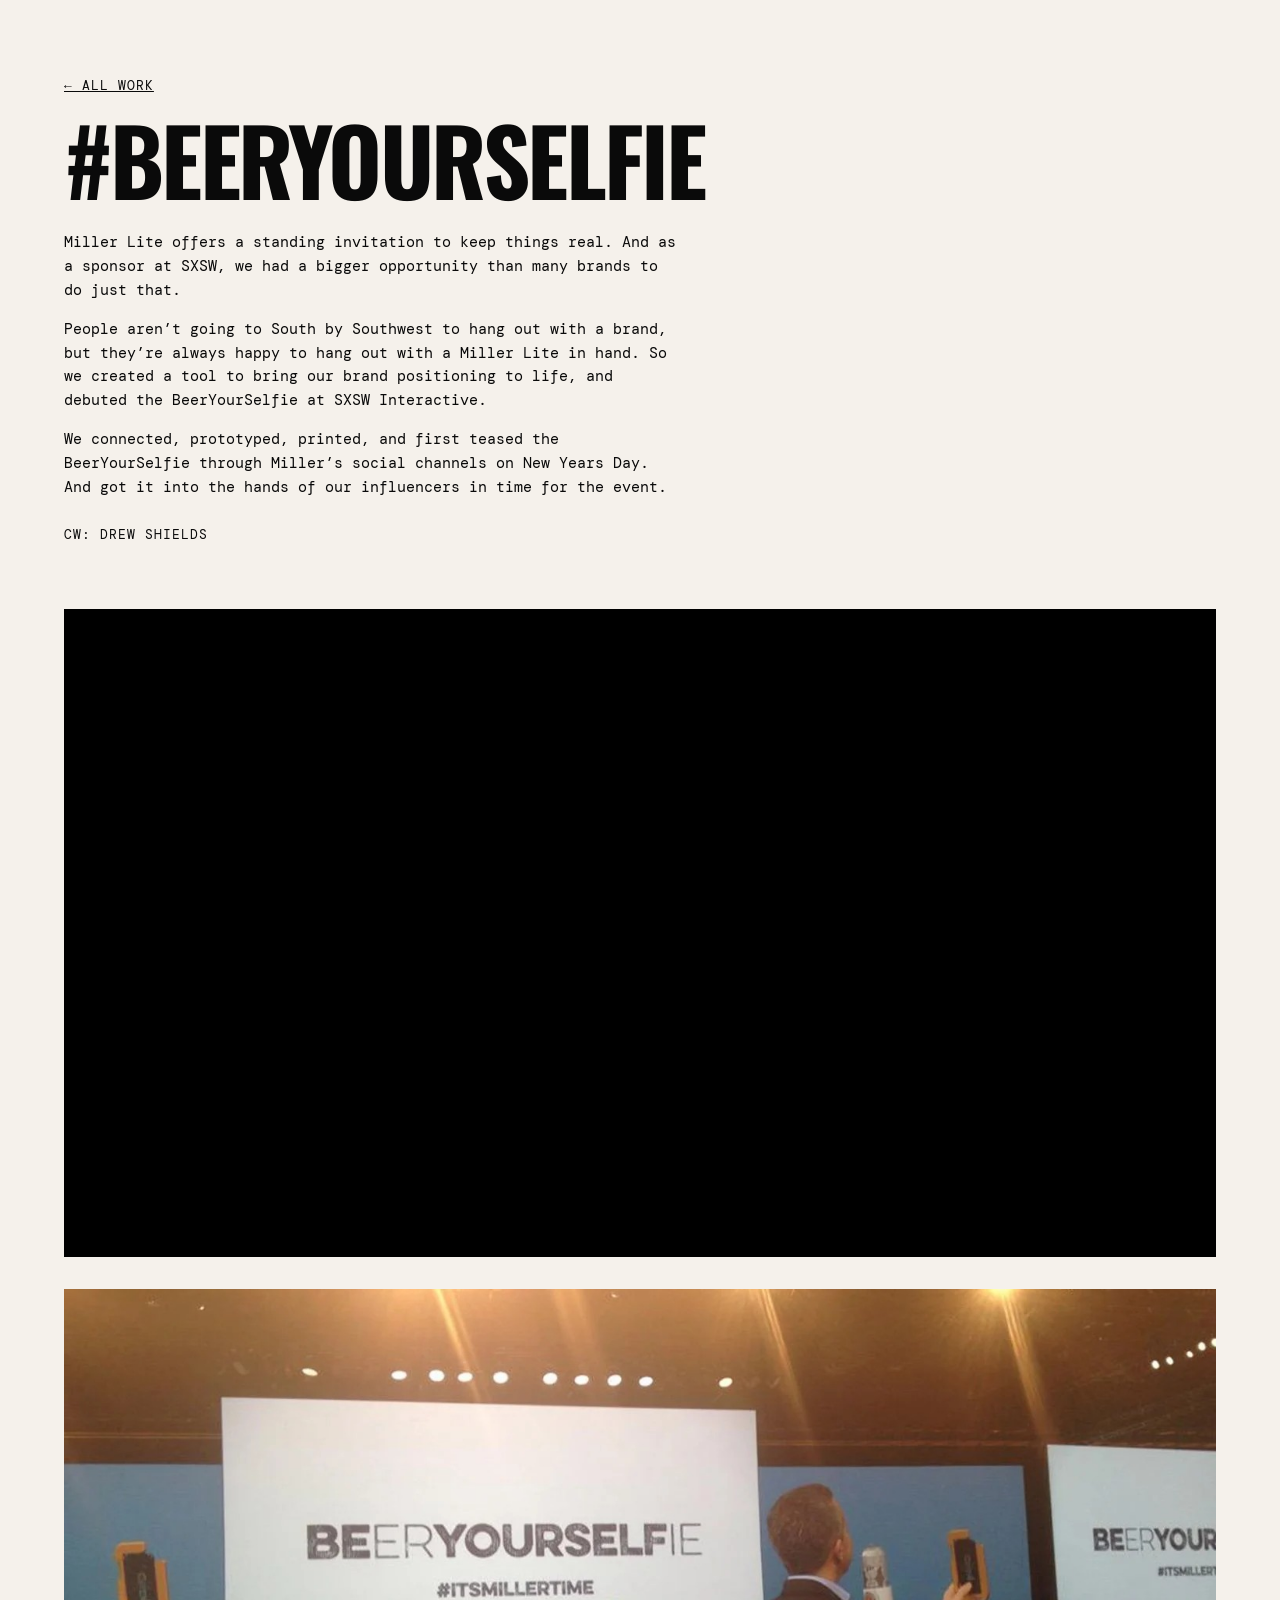
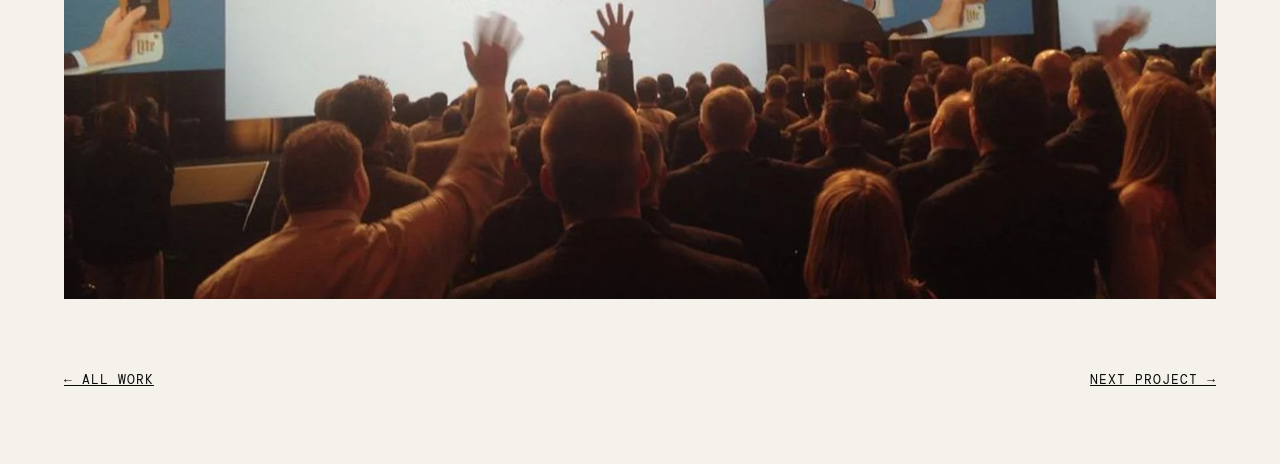
<file: projects/beeryourselfie.html>
<!doctype html>
<!--

Hi! Welcome to my source. When possible, I like to explore nature. I call these adventures a ‘wonder
wander’ and they help me reach new creative discoveries. Here’s a look at my latest view turned
ASCII, from the hills of Acquapendente.

====================================================================================================
====================================================================================================
===========::======================================================----=============================
===:======-::-====================================================:::::=============================
.--:..........:---================================================::::-=============================
:. .:.:.:::::..:::.:...:::::---============================-:::--:::::-:...-=.=====:.:-=============
......::::......::...:.:.::.....:::-=--=====================::.::::::.....:--.-=::....::============
..:.....--::...............................:...:----::---=-::.::::::::.....:..............---=:-====
.....::::::.....     ..     . .... ...................:::::::::::::::..:::::::::::::::::::::::::::::
::::..:.:..... . .... ..     ..        .   .....:.....:..::::::::::::::::::::::::::::::::::.:.......
........        .....  .     .                     ...........:::.:................................:
.....:.     .          .       ....  ..             . ...........::......... . .....................
...         ...     ..    .   .. .. ..  ...          ..  ..........:....................... ........
...  .. .    .....  .....  ....           . ...  ..  ... ..  ................................      .
.. ..  .  . ..............             .................  .    .........:..............:......:.....
  .... ..          .::-------------------:::.....  ....:::::.:...:..............:......:.......:::::
.           .:::::-------------------------------=====-:..::.:..:....::.................::.....:...:
-------------::::..::--=-:::--------======-========--------::::::----::.....:.......   ....:...:....
.:::.::.::..... .. .........::--======----:::::.::::::::::::::::::-:---=-::::::..:..........:.....  
::::::--==================-=======-====------:----------:::::.::::::::::....::..::::...::....:....  
============--------------=================--====-:::.-...  ....::::-:....   ...::...........:.....:
--==---==--------------==-=-:-========-.:---:---=:.:...  . ............  ..  ... ....  ....  .......
====:...::--.-------..::......:.--::...        ...     ..    ... ..      ..:                       .
....   ..   .................... .                                   ..:::::::::::-:::::::::::::::::
  .                                            .....::::::::::-------::--:-:::::::::::::---:::::::::
                                      ....::::::::::::::::-:::::::::::::::::::::::::::::::::::::::::
...............:::::..........::::::::::::::::::::::::::::::::::::::::::::::::::::::::::::::::::::::
::::::::::::::::::::::::::::::::::::::::::::::::::-:---:-------:::::-:::-:::-::::::-:::-:::-:::-::::
:::::::::::::::::::::::::::::::::::::::::::::::::::-::::-:::-:::::--::::::::::::::::::::::::::::::::

-->
<html lang="en">
<head>
  <meta charset="utf-8">
  <meta name="viewport" content="width=device-width, initial-scale=1">
  <title>#BEERYOURSELFIE | Maia Swift</title>
  <link rel="preconnect" href="https://fonts.googleapis.com">
  <link rel="preconnect" href="https://fonts.gstatic.com" crossorigin>
  <link href="https://fonts.googleapis.com/css2?family=DM+Mono:wght@400;500&family=Oswald:wght@700&display=swap" rel="stylesheet">

  <link rel="icon" href="../favicon.ico" sizes="any">
  <link rel="icon" href="../assets/icons/favicon.svg" type="image/svg+xml">
  <link rel="apple-touch-icon" href="../assets/icons/apple-touch-icon.png">
  <link rel="stylesheet" href="../styles.css">
</head>
<body>
  <main class="project band--light">
    <a class="project__back" href="../index.html">&larr; All work</a>
    <h1 class="band__title band__title--long">#BEERYOURSELFIE</h1>
    <div class="project__body">
      <p>Miller Lite offers a standing invitation to keep things real. And as a sponsor at SXSW, we had a bigger opportunity than many brands to do just&nbsp;that.</p>
      <p>People aren&rsquo;t going to South by Southwest to hang out with a brand, but they&rsquo;re always happy to hang out with a Miller Lite in hand. So we created a tool to bring our brand positioning to life, and debuted the BeerYourSelfie at SXSW&nbsp;Interactive.</p>
      <p>We connected, prototyped, printed, and first teased the BeerYourSelfie through Miller&rsquo;s social channels on New Years Day. And got it into the hands of our influencers in time for the&nbsp;event.</p>
    </div>
    <ul class="project__credits">
      <li>CW: Drew&nbsp;Shields</li>
    </ul>
    <section class="project__work" aria-label="The work">
      <div class="project__video">
        <iframe src="https://player.vimeo.com/video/857206550?dnt=1&amp;title=0&amp;byline=0&amp;portrait=0" title="BEERYOURSELFIE film" allow="autoplay; fullscreen; picture-in-picture" allowfullscreen loading="lazy"></iframe>
      </div>
      <img class="project__img" src="../assets/projects/beeryourselfie-convention.jpg" alt="BeerYourSelfie on stage screens at a convention" width="1479" height="782" loading="lazy">
    </section>
    <nav class="project__nav" aria-label="More work">
      <a href="../index.html">&larr; All work</a>
      <a href="better-with-sweat.html">Next project &rarr;</a>
    </nav>
  </main>
</body>
</html>
</file>
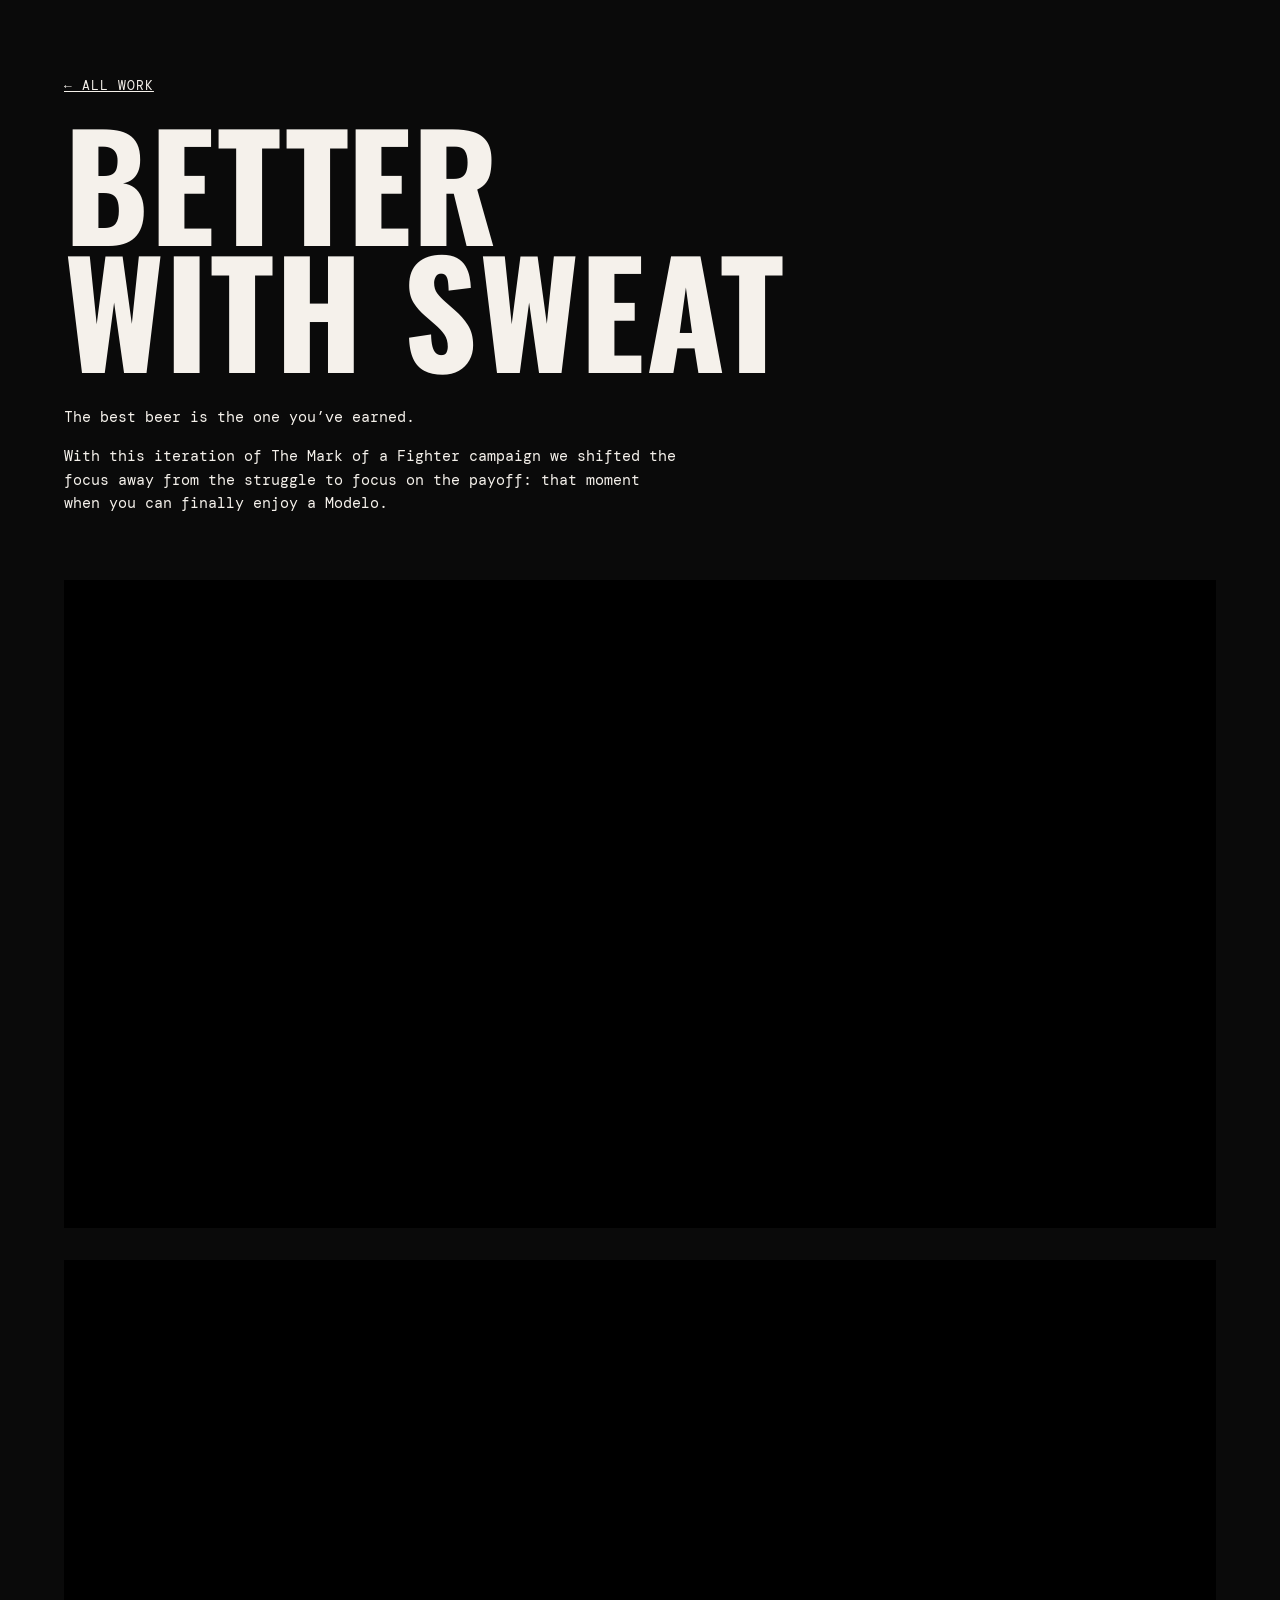
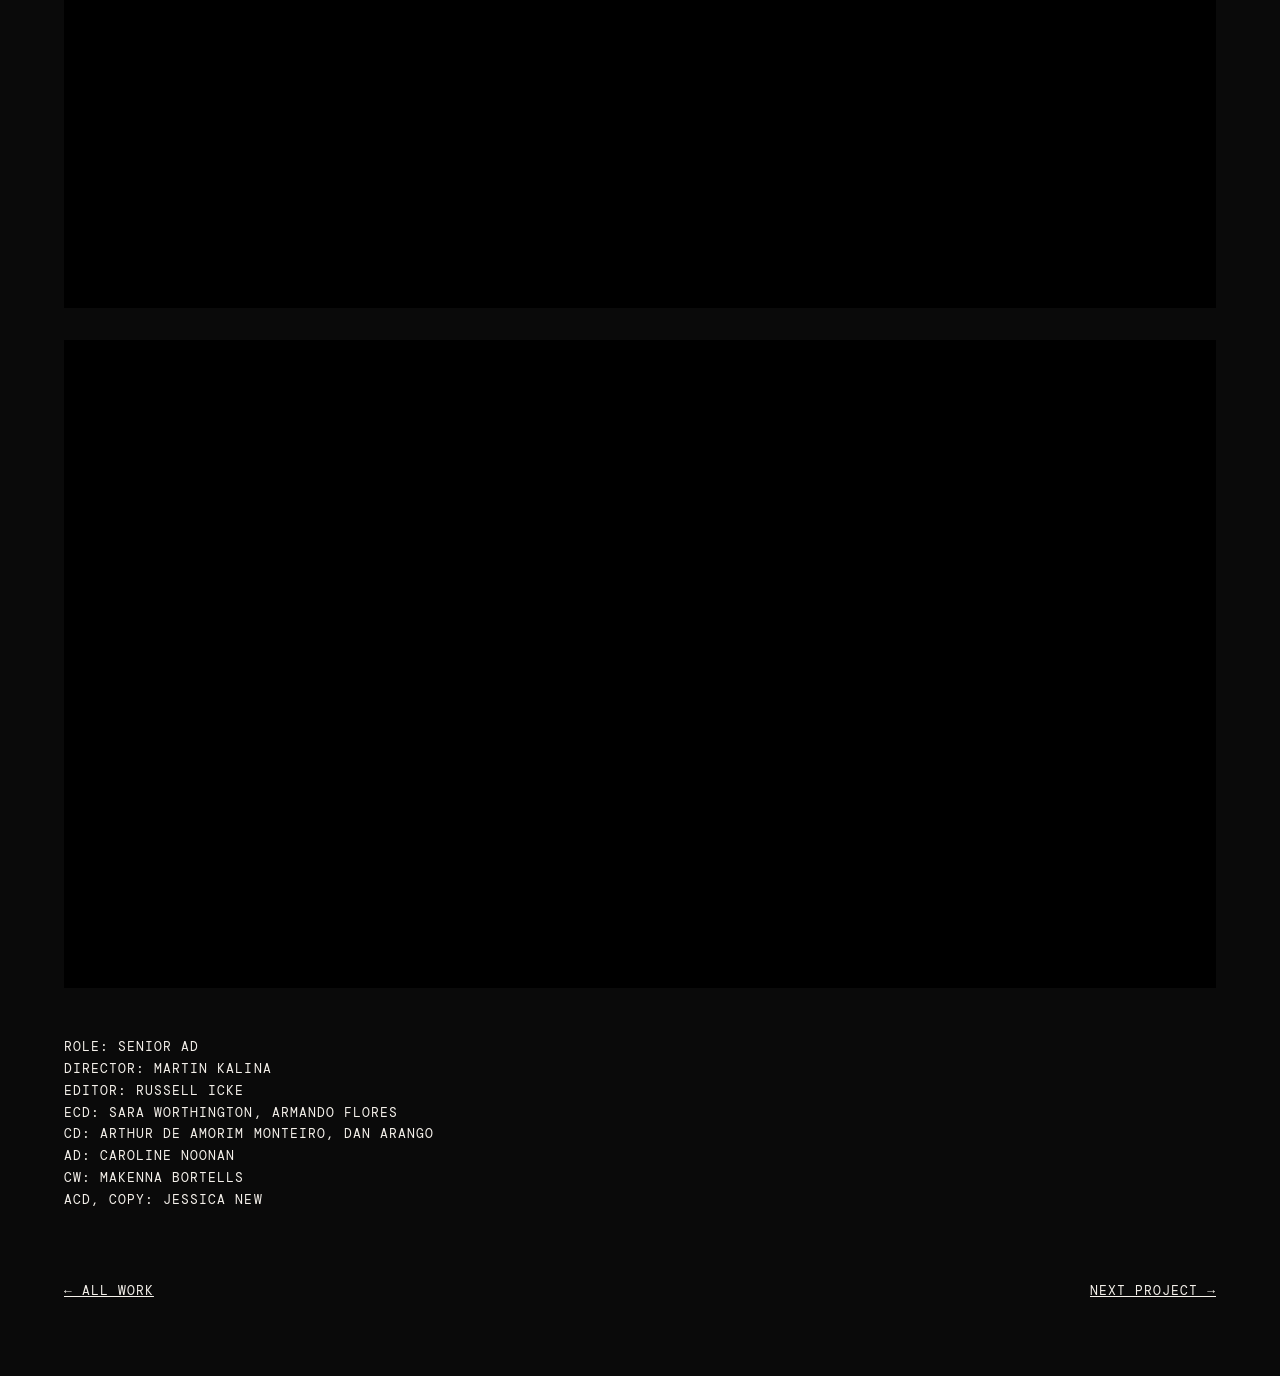
<file: projects/better-with-sweat.html>
<!doctype html>
<!--

Hi! Welcome to my source. When possible, I like to explore nature. I call these adventures a ‘wonder
wander’ and they help me reach new creative discoveries. Here’s a look at my latest view turned
ASCII, from the hills of Acquapendente.

====================================================================================================
====================================================================================================
===========::======================================================----=============================
===:======-::-====================================================:::::=============================
.--:..........:---================================================::::-=============================
:. .:.:.:::::..:::.:...:::::---============================-:::--:::::-:...-=.=====:.:-=============
......::::......::...:.:.::.....:::-=--=====================::.::::::.....:--.-=::....::============
..:.....--::...............................:...:----::---=-::.::::::::.....:..............---=:-====
.....::::::.....     ..     . .... ...................:::::::::::::::..:::::::::::::::::::::::::::::
::::..:.:..... . .... ..     ..        .   .....:.....:..::::::::::::::::::::::::::::::::::.:.......
........        .....  .     .                     ...........:::.:................................:
.....:.     .          .       ....  ..             . ...........::......... . .....................
...         ...     ..    .   .. .. ..  ...          ..  ..........:....................... ........
...  .. .    .....  .....  ....           . ...  ..  ... ..  ................................      .
.. ..  .  . ..............             .................  .    .........:..............:......:.....
  .... ..          .::-------------------:::.....  ....:::::.:...:..............:......:.......:::::
.           .:::::-------------------------------=====-:..::.:..:....::.................::.....:...:
-------------::::..::--=-:::--------======-========--------::::::----::.....:.......   ....:...:....
.:::.::.::..... .. .........::--======----:::::.::::::::::::::::::-:---=-::::::..:..........:.....  
::::::--==================-=======-====------:----------:::::.::::::::::....::..::::...::....:....  
============--------------=================--====-:::.-...  ....::::-:....   ...::...........:.....:
--==---==--------------==-=-:-========-.:---:---=:.:...  . ............  ..  ... ....  ....  .......
====:...::--.-------..::......:.--::...        ...     ..    ... ..      ..:                       .
....   ..   .................... .                                   ..:::::::::::-:::::::::::::::::
  .                                            .....::::::::::-------::--:-:::::::::::::---:::::::::
                                      ....::::::::::::::::-:::::::::::::::::::::::::::::::::::::::::
...............:::::..........::::::::::::::::::::::::::::::::::::::::::::::::::::::::::::::::::::::
::::::::::::::::::::::::::::::::::::::::::::::::::-:---:-------:::::-:::-:::-::::::-:::-:::-:::-::::
:::::::::::::::::::::::::::::::::::::::::::::::::::-::::-:::-:::::--::::::::::::::::::::::::::::::::

-->
<html lang="en">
<head>
  <meta charset="utf-8">
  <meta name="viewport" content="width=device-width, initial-scale=1">
  <title>BETTER WITH SWEAT | Maia Swift</title>
  <link rel="preconnect" href="https://fonts.googleapis.com">
  <link rel="preconnect" href="https://fonts.gstatic.com" crossorigin>
  <link href="https://fonts.googleapis.com/css2?family=DM+Mono:wght@400;500&family=Oswald:wght@700&display=swap" rel="stylesheet">

  <link rel="icon" href="../favicon.ico" sizes="any">
  <link rel="icon" href="../assets/icons/favicon.svg" type="image/svg+xml">
  <link rel="apple-touch-icon" href="../assets/icons/apple-touch-icon.png">
  <link rel="stylesheet" href="../styles.css">
</head>
<body>
  <main class="project band--dark">
    <a class="project__back" href="../index.html">&larr; All work</a>
    <h1 class="band__title band__title--better" aria-label="Better with sweat">B<span class="k-et">E</span><span class="k-tt">T</span><span class="k-te">T</span>ER WITH&nbsp;SWEAT</h1>
    <div class="project__body">
      <p>The best beer is the one you&rsquo;ve&nbsp;earned.</p>
      <p>With this iteration of The Mark of a Fighter campaign we shifted the focus away from the struggle to focus on the payoff: that moment when you can finally enjoy a&nbsp;Modelo.</p>
    </div>
    <section class="project__work" aria-label="The work">
      <div class="project__video">
        <iframe src="https://player.vimeo.com/video/1193813482?h=83f3c7d05e&amp;dnt=1&amp;title=0&amp;byline=0&amp;portrait=0" title="Better With Sweat film" referrerpolicy="strict-origin-when-cross-origin" allow="autoplay; fullscreen; picture-in-picture; clipboard-write; encrypted-media; web-share" allowfullscreen loading="lazy"></iframe>
      </div>
      <div class="project__video">
        <iframe src="https://player.vimeo.com/video/1193811657?h=eb87c57e5a&amp;dnt=1&amp;title=0&amp;byline=0&amp;portrait=0" title="Better With Sweat film 2" referrerpolicy="strict-origin-when-cross-origin" allow="autoplay; fullscreen; picture-in-picture; clipboard-write; encrypted-media; web-share" allowfullscreen loading="lazy"></iframe>
      </div>
      <div class="project__video">
        <iframe src="https://player.vimeo.com/video/1193814990?h=40f7085993&amp;dnt=1&amp;title=0&amp;byline=0&amp;portrait=0" title="Better With Sweat film 3" referrerpolicy="strict-origin-when-cross-origin" allow="autoplay; fullscreen; picture-in-picture; clipboard-write; encrypted-media; web-share" allowfullscreen loading="lazy"></iframe>
      </div>
    </section>
    <ul class="project__credits project__credits--foot">
      <li>Role: Senior&nbsp;AD</li>
      <li>Director: Martin&nbsp;Kalina</li>
      <li>Editor: Russell&nbsp;Icke</li>
      <li>ECD: Sara Worthington, Armando&nbsp;Flores</li>
      <li>CD: Arthur de Amorim Monteiro, Dan&nbsp;Arango</li>
      <li>AD: Caroline&nbsp;Noonan</li>
      <li>CW: Makenna&nbsp;Bortells</li>
      <li>ACD, Copy: Jessica&nbsp;New</li>
    </ul>
    <nav class="project__nav" aria-label="More work">
      <a href="../index.html">&larr; All work</a>
      <a href="prayers-for-change.html">Next project &rarr;</a>
    </nav>
  </main>
</body>
</html>
</file>
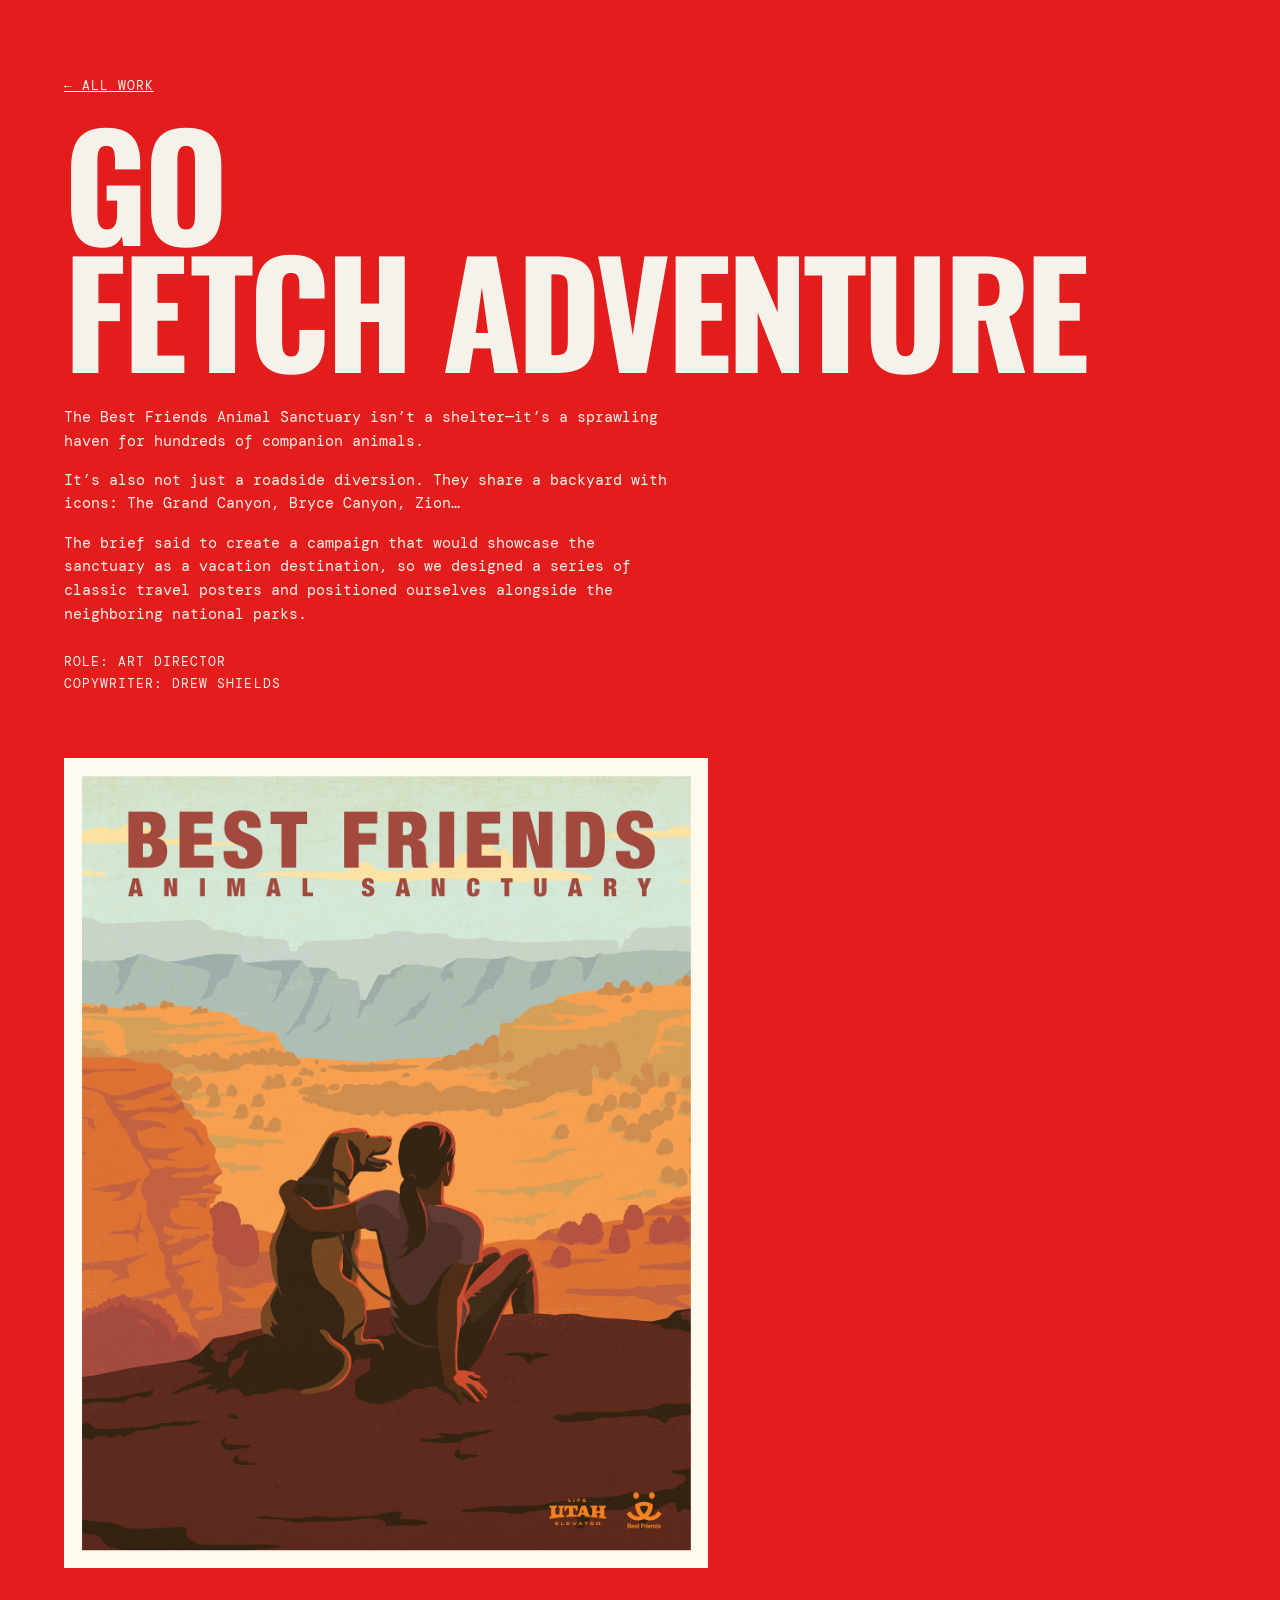
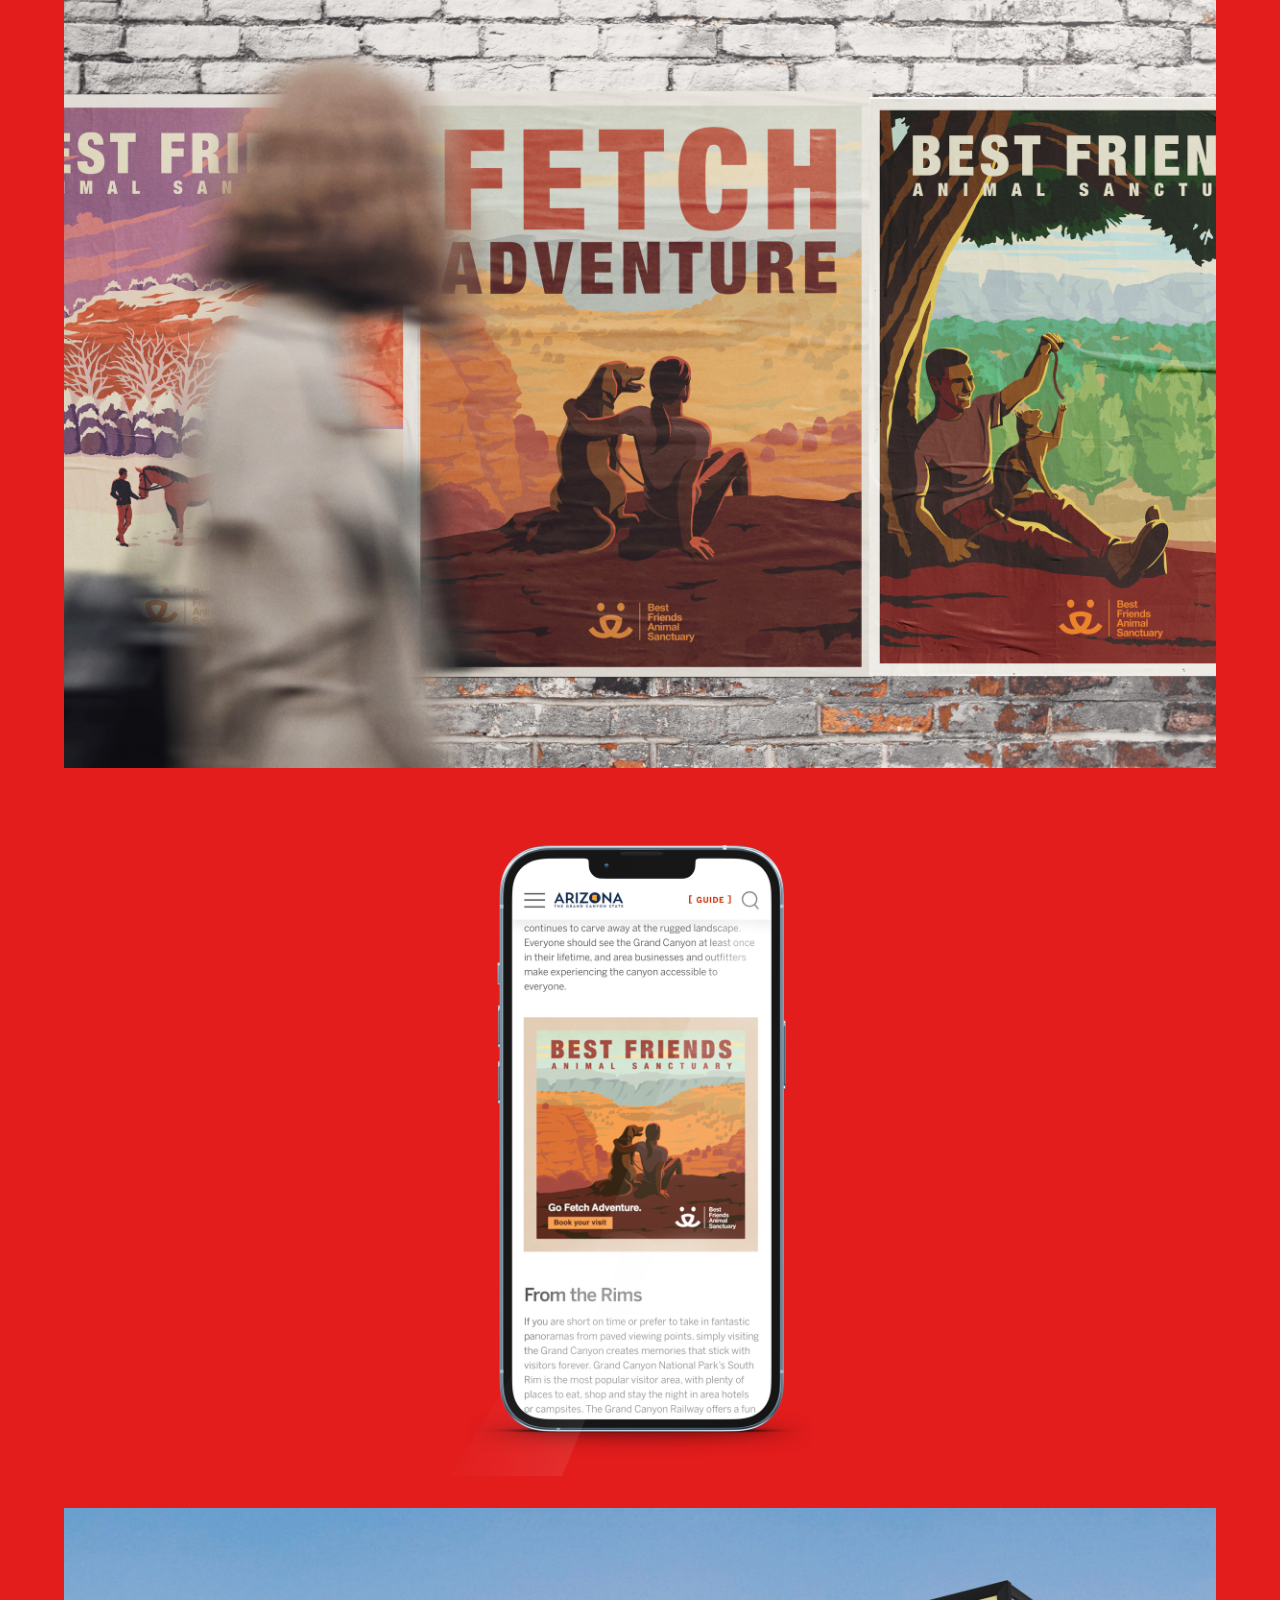
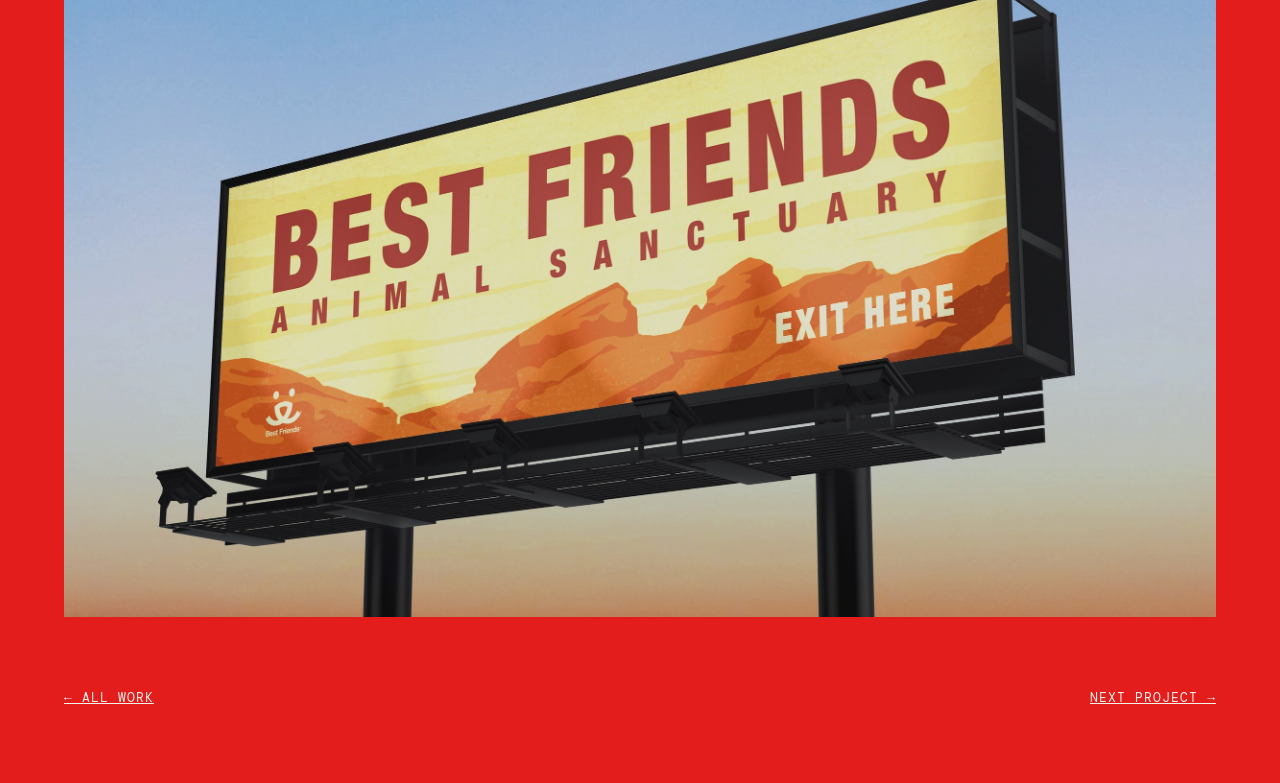
<file: projects/go-fetch-adventure.html>
<!doctype html>
<!--

Hi! Welcome to my source. When possible, I like to explore nature. I call these adventures a ‘wonder
wander’ and they help me reach new creative discoveries. Here’s a look at my latest view turned
ASCII, from the hills of Acquapendente.

====================================================================================================
====================================================================================================
===========::======================================================----=============================
===:======-::-====================================================:::::=============================
.--:..........:---================================================::::-=============================
:. .:.:.:::::..:::.:...:::::---============================-:::--:::::-:...-=.=====:.:-=============
......::::......::...:.:.::.....:::-=--=====================::.::::::.....:--.-=::....::============
..:.....--::...............................:...:----::---=-::.::::::::.....:..............---=:-====
.....::::::.....     ..     . .... ...................:::::::::::::::..:::::::::::::::::::::::::::::
::::..:.:..... . .... ..     ..        .   .....:.....:..::::::::::::::::::::::::::::::::::.:.......
........        .....  .     .                     ...........:::.:................................:
.....:.     .          .       ....  ..             . ...........::......... . .....................
...         ...     ..    .   .. .. ..  ...          ..  ..........:....................... ........
...  .. .    .....  .....  ....           . ...  ..  ... ..  ................................      .
.. ..  .  . ..............             .................  .    .........:..............:......:.....
  .... ..          .::-------------------:::.....  ....:::::.:...:..............:......:.......:::::
.           .:::::-------------------------------=====-:..::.:..:....::.................::.....:...:
-------------::::..::--=-:::--------======-========--------::::::----::.....:.......   ....:...:....
.:::.::.::..... .. .........::--======----:::::.::::::::::::::::::-:---=-::::::..:..........:.....  
::::::--==================-=======-====------:----------:::::.::::::::::....::..::::...::....:....  
============--------------=================--====-:::.-...  ....::::-:....   ...::...........:.....:
--==---==--------------==-=-:-========-.:---:---=:.:...  . ............  ..  ... ....  ....  .......
====:...::--.-------..::......:.--::...        ...     ..    ... ..      ..:                       .
....   ..   .................... .                                   ..:::::::::::-:::::::::::::::::
  .                                            .....::::::::::-------::--:-:::::::::::::---:::::::::
                                      ....::::::::::::::::-:::::::::::::::::::::::::::::::::::::::::
...............:::::..........::::::::::::::::::::::::::::::::::::::::::::::::::::::::::::::::::::::
::::::::::::::::::::::::::::::::::::::::::::::::::-:---:-------:::::-:::-:::-::::::-:::-:::-:::-::::
:::::::::::::::::::::::::::::::::::::::::::::::::::-::::-:::-:::::--::::::::::::::::::::::::::::::::

-->
<html lang="en">
<head>
  <meta charset="utf-8">
  <meta name="viewport" content="width=device-width, initial-scale=1">
  <title>GO FETCH ADVENTURE | Maia Swift</title>
  <link rel="preconnect" href="https://fonts.googleapis.com">
  <link rel="preconnect" href="https://fonts.gstatic.com" crossorigin>
  <link href="https://fonts.googleapis.com/css2?family=DM+Mono:wght@400;500&family=Oswald:wght@700&display=swap" rel="stylesheet">

  <link rel="icon" href="../favicon.ico" sizes="any">
  <link rel="icon" href="../assets/icons/favicon.svg" type="image/svg+xml">
  <link rel="apple-touch-icon" href="../assets/icons/apple-touch-icon.png">
  <link rel="stylesheet" href="../styles.css">
</head>
<body>
  <main class="project band--red">
    <a class="project__back" href="../index.html">&larr; All work</a>
    <h1 class="band__title" aria-label="Go fetch adventure">GO F<span class="k-fetch-e">E</span>TCH&nbsp;ADVENTURE</h1>
    <div class="project__body">
      <p>The Best Friends Animal Sanctuary isn&rsquo;t a shelter&mdash;it&rsquo;s a sprawling haven for hundreds of companion&nbsp;animals.</p>
      <p>It&rsquo;s also not just a roadside diversion. They share a backyard with icons: The Grand Canyon, Bryce Canyon, Zion&hellip;</p>
      <p>The brief said to create a campaign that would showcase the sanctuary as a vacation destination, so we designed a series of classic travel posters and positioned ourselves alongside the neighboring national&nbsp;parks.</p>
    </div>
    <ul class="project__credits">
      <li>Role: Art&nbsp;director</li>
      <li>Copywriter: Drew&nbsp;Shields</li>
    </ul>
    <section class="project__work" aria-label="The work">
      <div class="flipbook" data-interval="2000" aria-label="The four Best Friends travel posters">
        <img src="../assets/projects/go-fetch-poster-canyon.jpg" alt="Travel poster: a woman and her dog overlooking a canyon" width="1500" height="1888" class="is-active">
        <img src="../assets/projects/go-fetch-poster-snow.jpg" alt="Travel poster: horses in a snowy field below red cliffs" width="1500" height="1888">
        <img src="../assets/projects/go-fetch-poster-tree.jpg" alt="Travel poster: a man playing with a cat under a tree" width="1500" height="1888">
        <img src="../assets/projects/go-fetch-poster-family.jpg" alt="Travel poster: a family running to greet a dog" width="1500" height="1888">
      </div>
      <img class="project__img" src="../assets/projects/go-fetch-wall.jpg" alt="The posters wheat-pasted on a brick wall as a person walks past" width="2400" height="1600" loading="lazy">
      <img class="project__img" src="../assets/projects/go-fetch-mobile.png" alt="A Go Fetch Adventure ad on a Grand Canyon travel page, shown on a phone" width="2400" height="1408" loading="lazy">
      <img class="project__img" src="../assets/projects/go-fetch-billboard.jpg" alt="A Best Friends Animal Sanctuary billboard reading Exit Here" width="2400" height="1477" loading="lazy">
    </section>
    <nav class="project__nav" aria-label="More work">
      <a href="../index.html">&larr; All work</a>
      <a href="notes.html">Next project &rarr;</a>
    </nav>
  </main>
  <script src="../assets/js/flipbook.js" defer></script>
</body>
</html>
</file>
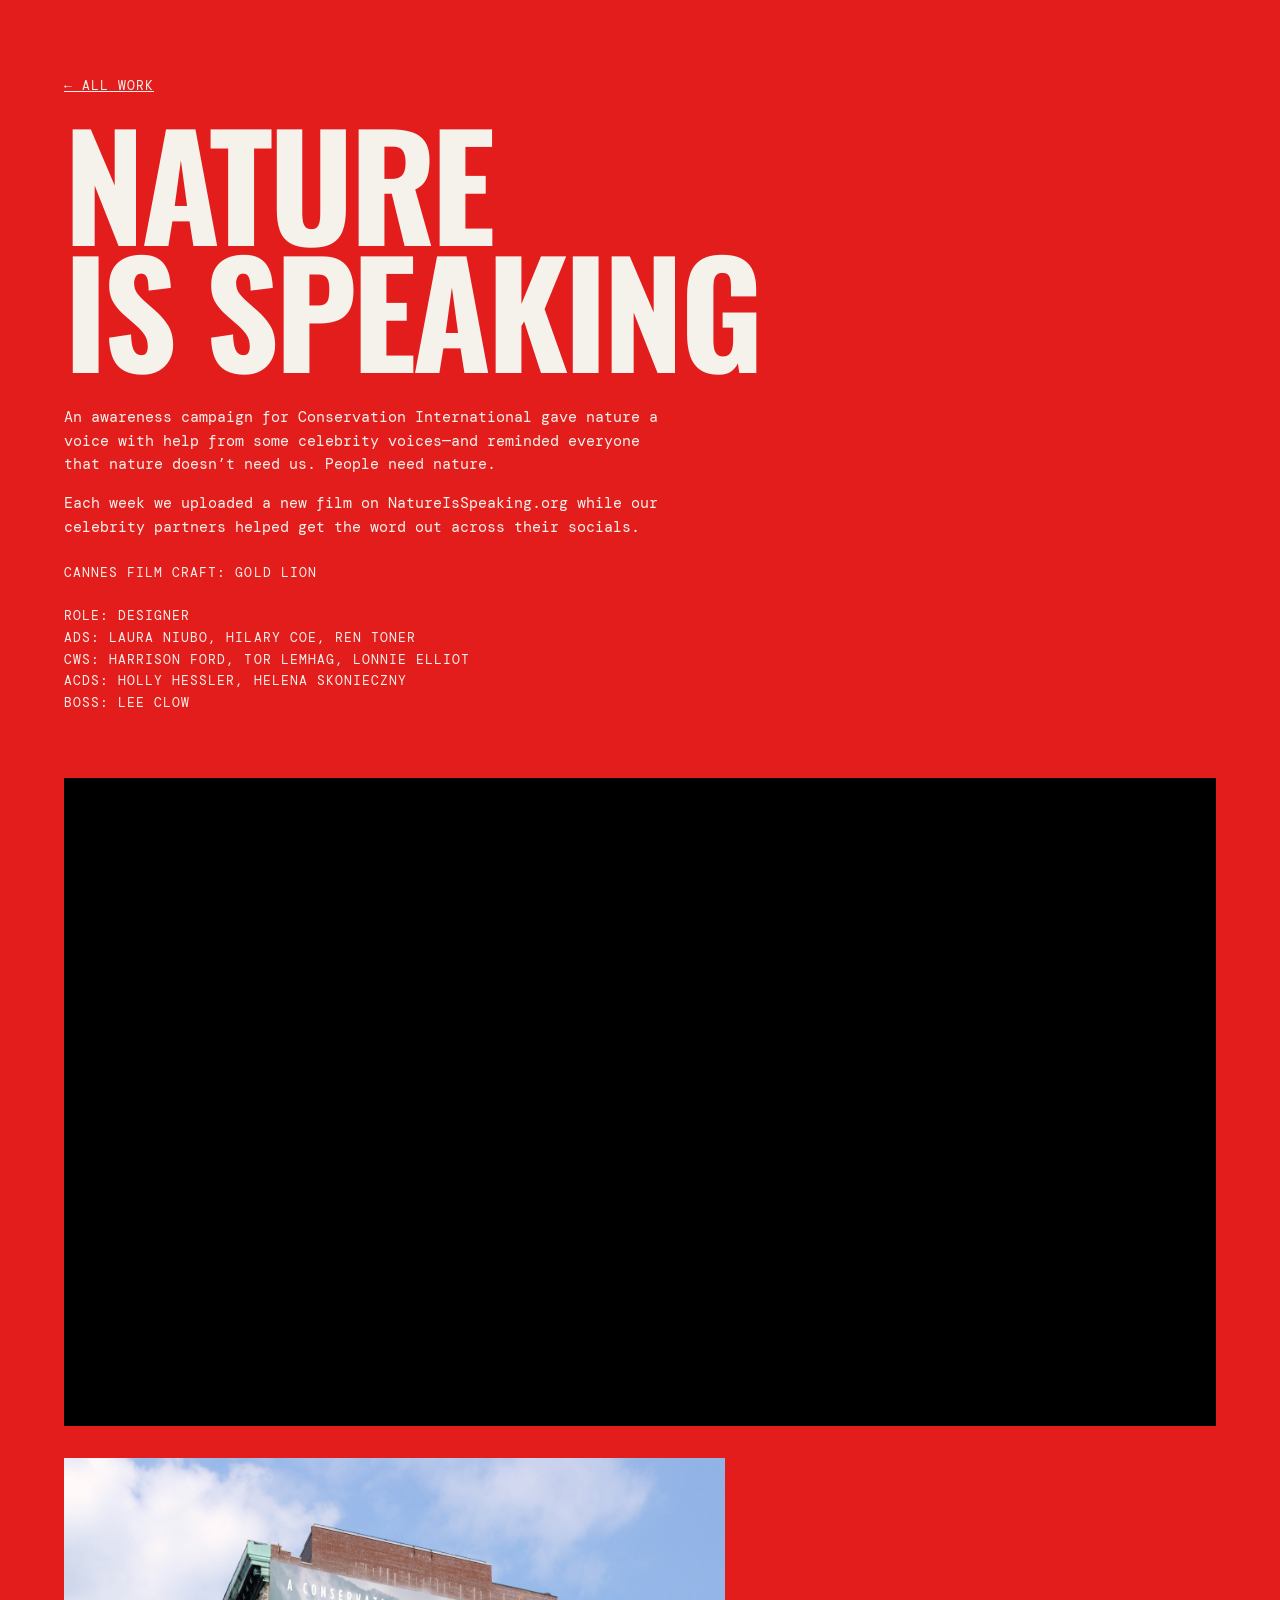
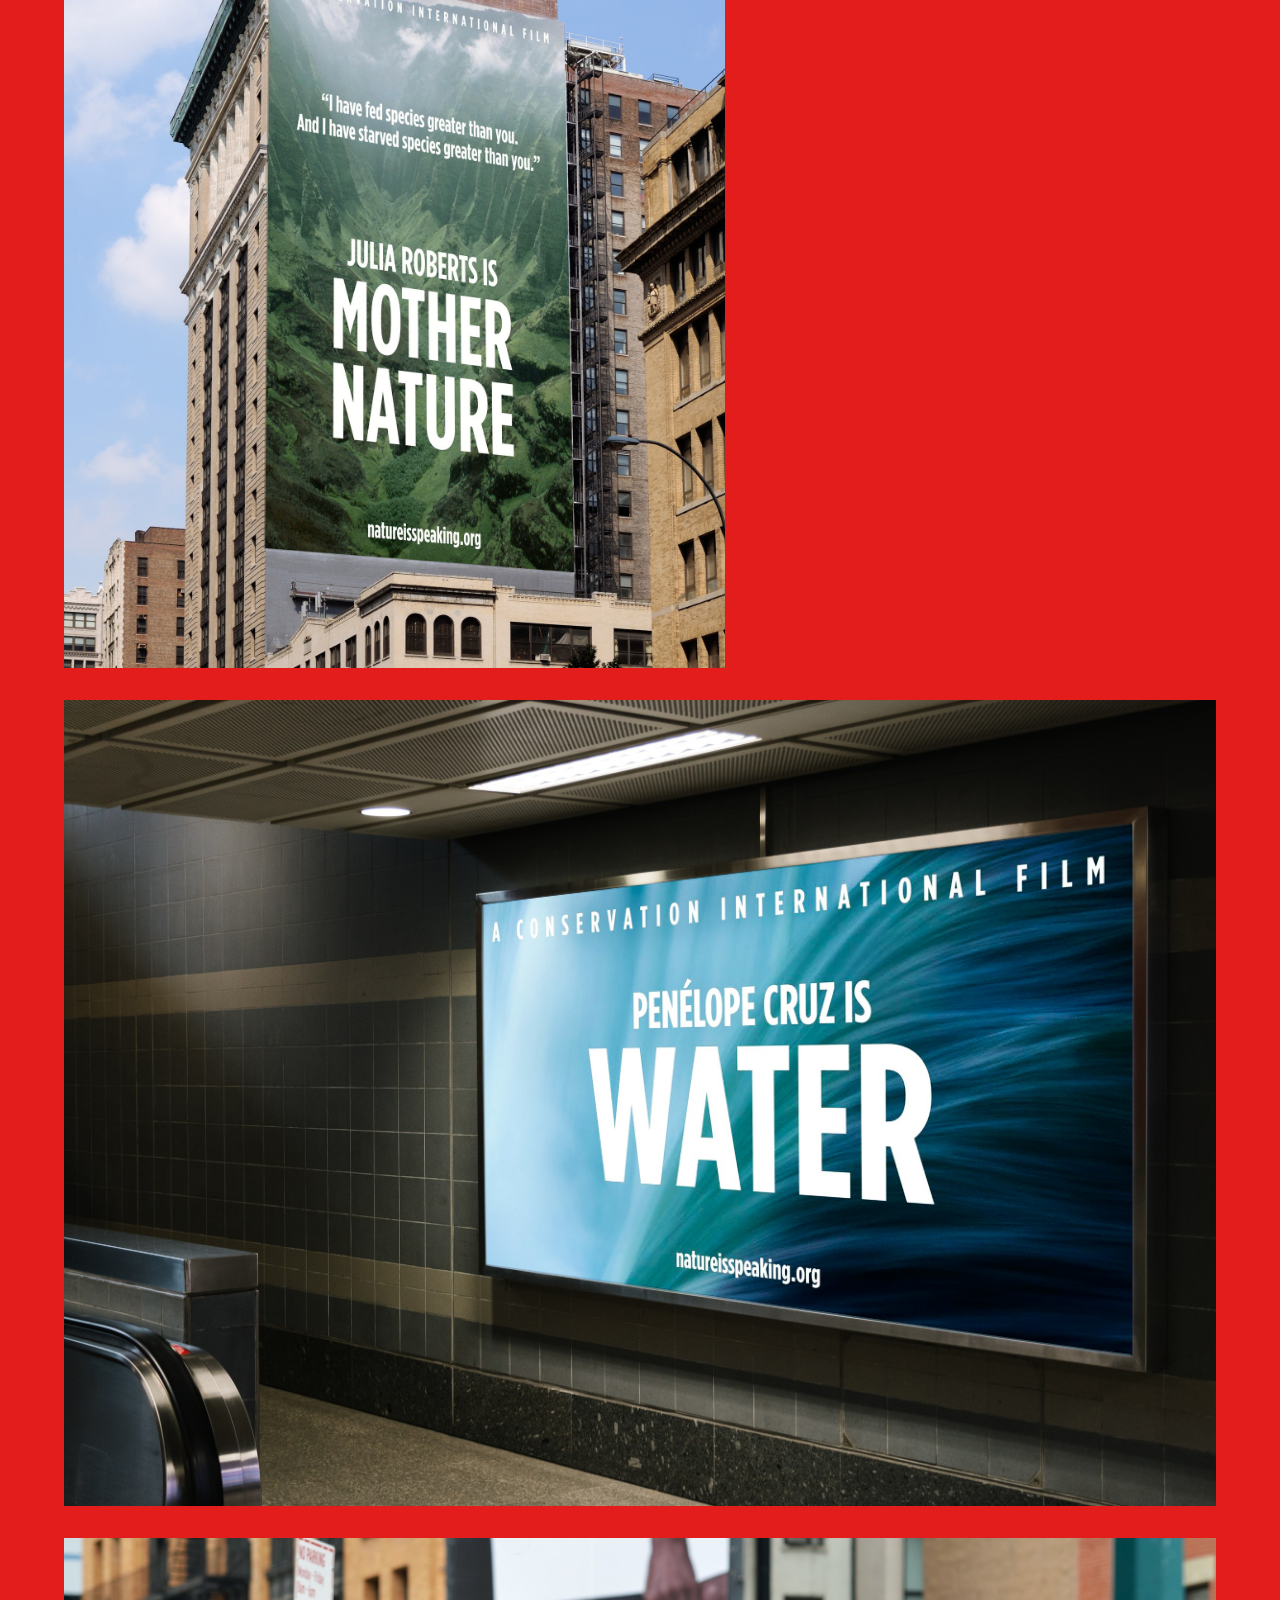
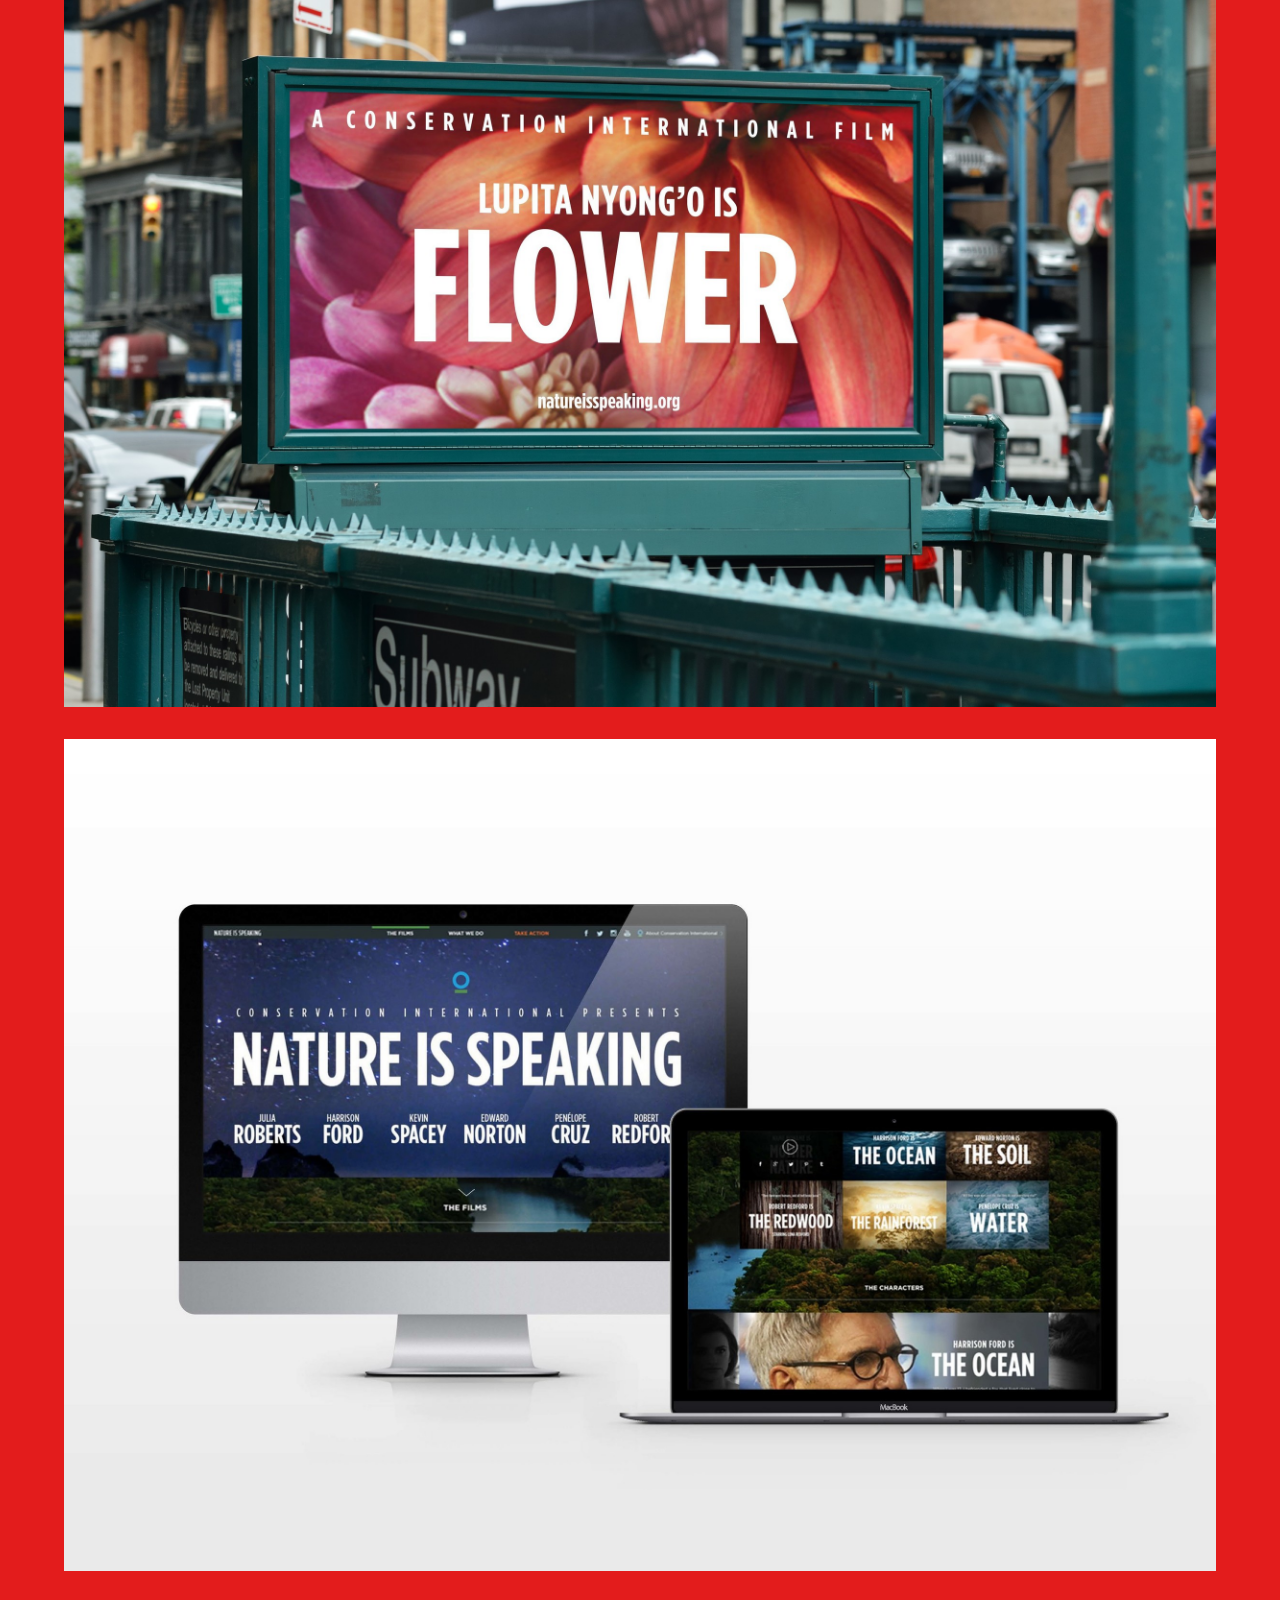
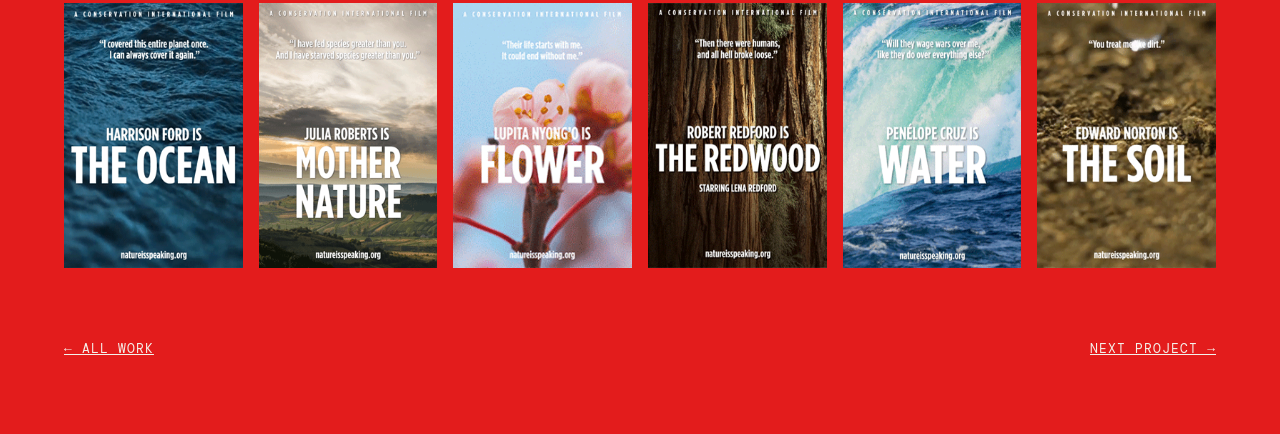
<file: projects/nature-is-speaking.html>
<!doctype html>
<!--

Hi! Welcome to my source. When possible, I like to explore nature. I call these adventures a ‘wonder
wander’ and they help me reach new creative discoveries. Here’s a look at my latest view turned
ASCII, from the hills of Acquapendente.

====================================================================================================
====================================================================================================
===========::======================================================----=============================
===:======-::-====================================================:::::=============================
.--:..........:---================================================::::-=============================
:. .:.:.:::::..:::.:...:::::---============================-:::--:::::-:...-=.=====:.:-=============
......::::......::...:.:.::.....:::-=--=====================::.::::::.....:--.-=::....::============
..:.....--::...............................:...:----::---=-::.::::::::.....:..............---=:-====
.....::::::.....     ..     . .... ...................:::::::::::::::..:::::::::::::::::::::::::::::
::::..:.:..... . .... ..     ..        .   .....:.....:..::::::::::::::::::::::::::::::::::.:.......
........        .....  .     .                     ...........:::.:................................:
.....:.     .          .       ....  ..             . ...........::......... . .....................
...         ...     ..    .   .. .. ..  ...          ..  ..........:....................... ........
...  .. .    .....  .....  ....           . ...  ..  ... ..  ................................      .
.. ..  .  . ..............             .................  .    .........:..............:......:.....
  .... ..          .::-------------------:::.....  ....:::::.:...:..............:......:.......:::::
.           .:::::-------------------------------=====-:..::.:..:....::.................::.....:...:
-------------::::..::--=-:::--------======-========--------::::::----::.....:.......   ....:...:....
.:::.::.::..... .. .........::--======----:::::.::::::::::::::::::-:---=-::::::..:..........:.....  
::::::--==================-=======-====------:----------:::::.::::::::::....::..::::...::....:....  
============--------------=================--====-:::.-...  ....::::-:....   ...::...........:.....:
--==---==--------------==-=-:-========-.:---:---=:.:...  . ............  ..  ... ....  ....  .......
====:...::--.-------..::......:.--::...        ...     ..    ... ..      ..:                       .
....   ..   .................... .                                   ..:::::::::::-:::::::::::::::::
  .                                            .....::::::::::-------::--:-:::::::::::::---:::::::::
                                      ....::::::::::::::::-:::::::::::::::::::::::::::::::::::::::::
...............:::::..........::::::::::::::::::::::::::::::::::::::::::::::::::::::::::::::::::::::
::::::::::::::::::::::::::::::::::::::::::::::::::-:---:-------:::::-:::-:::-::::::-:::-:::-:::-::::
:::::::::::::::::::::::::::::::::::::::::::::::::::-::::-:::-:::::--::::::::::::::::::::::::::::::::

-->
<html lang="en">
<head>
  <meta charset="utf-8">
  <meta name="viewport" content="width=device-width, initial-scale=1">
  <title>NATURE IS SPEAKING | Maia Swift</title>
  <link rel="preconnect" href="https://fonts.googleapis.com">
  <link rel="preconnect" href="https://fonts.gstatic.com" crossorigin>
  <link href="https://fonts.googleapis.com/css2?family=DM+Mono:wght@400;500&family=Oswald:wght@700&display=swap" rel="stylesheet">

  <link rel="icon" href="../favicon.ico" sizes="any">
  <link rel="icon" href="../assets/icons/favicon.svg" type="image/svg+xml">
  <link rel="apple-touch-icon" href="../assets/icons/apple-touch-icon.png">
  <link rel="stylesheet" href="../styles.css">
</head>
<body>
  <main class="project band--red">
    <a class="project__back" href="../index.html">&larr; All work</a>
    <h1 class="band__title">NATURE IS&nbsp;SPEAKING</h1>
    <div class="project__body">
      <p>An awareness campaign for Conservation International gave nature a voice with help from some celebrity voices&mdash;and reminded everyone that nature doesn&rsquo;t need us. People need&nbsp;nature.</p>
      <p>Each week we uploaded a new film on NatureIsSpeaking.org while our celebrity partners helped get the word out across their&nbsp;socials.</p>
    </div>
    <p class="project__award">Cannes Film Craft: Gold&nbsp;Lion</p>
    <ul class="project__credits">
      <li>Role: Designer</li>
      <li>ADs: Laura Niubo, Hilary Coe, Ren&nbsp;Toner</li>
      <li>CWs: Harrison Ford, Tor Lemhag, Lonnie&nbsp;Elliot</li>
      <li>ACDs: Holly Hessler, Helena&nbsp;Skonieczny</li>
      <li>Boss: Lee&nbsp;Clow</li>
    </ul>
    <section class="project__work" aria-label="The work">
      <div class="project__video">
        <iframe src="https://www.youtube-nocookie.com/embed/rM6txLtoaoc?rel=0" title="Nature Is Speaking film" allow="accelerometer; autoplay; clipboard-write; encrypted-media; gyroscope; picture-in-picture" referrerpolicy="strict-origin-when-cross-origin" allowfullscreen loading="lazy"></iframe>
      </div>
      <img class="project__img project__img--tall" src="../assets/projects/nature-ooh-roberts-v2.jpg" alt="Building wrap: Julia Roberts is Mother Nature" width="1600" height="1962" loading="lazy">
      <img class="project__img" src="../assets/projects/nature-ooh-cruz.jpg" alt="Subway poster: Penélope Cruz is Water" width="2400" height="1679" loading="lazy">
      <img class="project__img" src="../assets/projects/nature-ooh-nyongo.jpg" alt="Street poster: Lupita Nyong’o is Flower" width="2400" height="1602" loading="lazy">
      <img class="project__img" src="../assets/projects/nature-site.jpg" alt="NatureIsSpeaking.org on desktop and laptop" width="2400" height="1734" loading="lazy">
      <div class="project__grid">
        <img src="../assets/projects/nature-poster-ocean.gif" alt="Animated poster: Harrison Ford is The Ocean" width="250" height="371" loading="lazy">
        <img src="../assets/projects/nature-poster-mother-nature.gif" alt="Animated poster: Julia Roberts is Mother Nature" width="250" height="371" loading="lazy">
        <img src="../assets/projects/nature-poster-flower.gif" alt="Animated poster: Lupita Nyong'o is Flower" width="200" height="297" loading="lazy">
        <img src="../assets/projects/nature-poster-redwood.gif" alt="Animated poster: Robert Redford is The Redwood" width="250" height="371" loading="lazy">
        <img src="../assets/projects/nature-poster-water.gif" alt="Animated poster: Penélope Cruz is Water" width="250" height="371" loading="lazy">
        <img src="../assets/projects/nature-poster-soil.gif" alt="Animated poster: Edward Norton is The Soil" width="250" height="371" loading="lazy">
      </div>
    </section>
    <nav class="project__nav" aria-label="More work">
      <a href="../index.html">&larr; All work</a>
      <a href="beeryourselfie.html">Next project &rarr;</a>
    </nav>
  </main>
</body>
</html>
</file>
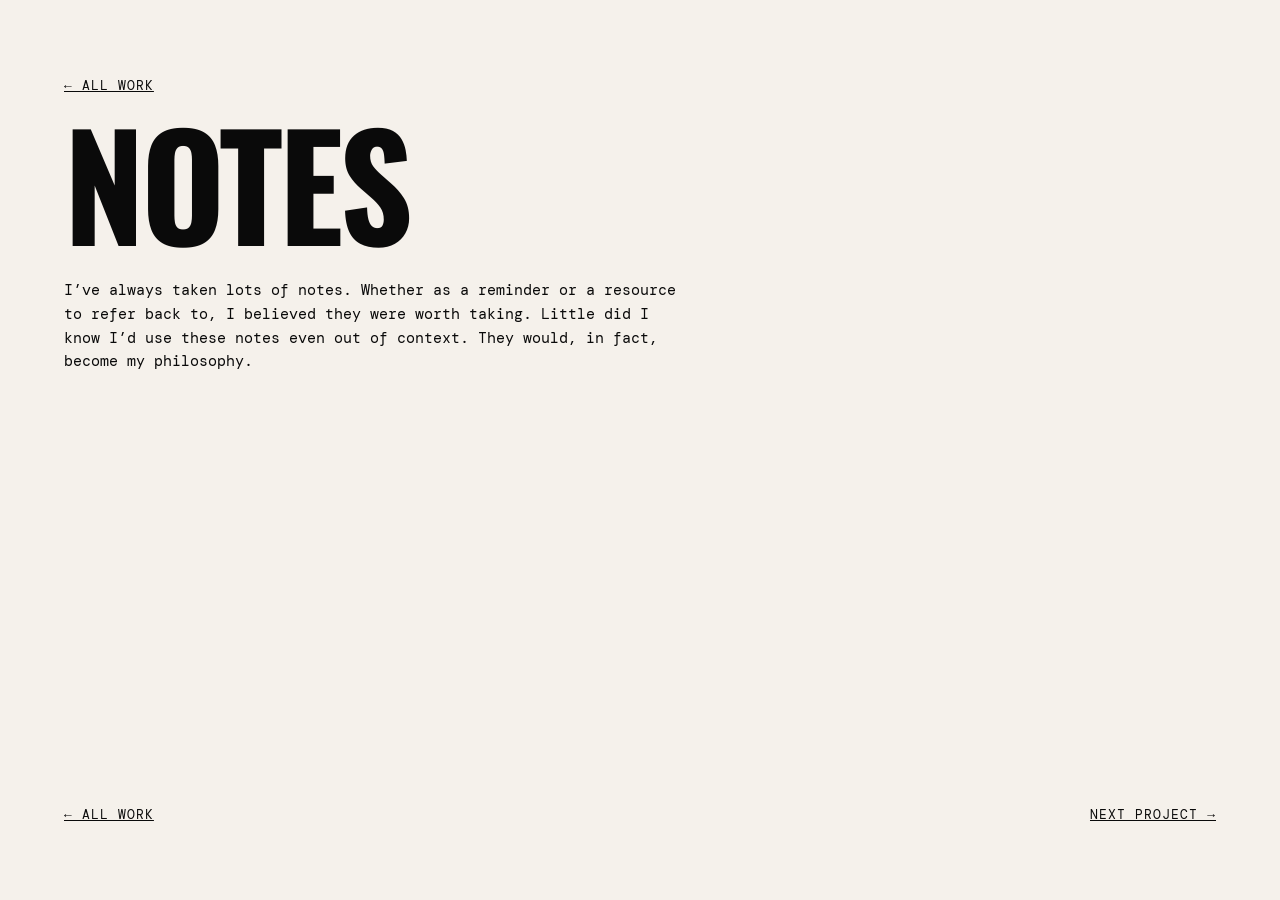
<file: projects/notes.html>
<!doctype html>
<!--

Hi! Welcome to my source. When possible, I like to explore nature. I call these adventures a ‘wonder
wander’ and they help me reach new creative discoveries. Here’s a look at my latest view turned
ASCII, from the hills of Acquapendente.

====================================================================================================
====================================================================================================
===========::======================================================----=============================
===:======-::-====================================================:::::=============================
.--:..........:---================================================::::-=============================
:. .:.:.:::::..:::.:...:::::---============================-:::--:::::-:...-=.=====:.:-=============
......::::......::...:.:.::.....:::-=--=====================::.::::::.....:--.-=::....::============
..:.....--::...............................:...:----::---=-::.::::::::.....:..............---=:-====
.....::::::.....     ..     . .... ...................:::::::::::::::..:::::::::::::::::::::::::::::
::::..:.:..... . .... ..     ..        .   .....:.....:..::::::::::::::::::::::::::::::::::.:.......
........        .....  .     .                     ...........:::.:................................:
.....:.     .          .       ....  ..             . ...........::......... . .....................
...         ...     ..    .   .. .. ..  ...          ..  ..........:....................... ........
...  .. .    .....  .....  ....           . ...  ..  ... ..  ................................      .
.. ..  .  . ..............             .................  .    .........:..............:......:.....
  .... ..          .::-------------------:::.....  ....:::::.:...:..............:......:.......:::::
.           .:::::-------------------------------=====-:..::.:..:....::.................::.....:...:
-------------::::..::--=-:::--------======-========--------::::::----::.....:.......   ....:...:....
.:::.::.::..... .. .........::--======----:::::.::::::::::::::::::-:---=-::::::..:..........:.....  
::::::--==================-=======-====------:----------:::::.::::::::::....::..::::...::....:....  
============--------------=================--====-:::.-...  ....::::-:....   ...::...........:.....:
--==---==--------------==-=-:-========-.:---:---=:.:...  . ............  ..  ... ....  ....  .......
====:...::--.-------..::......:.--::...        ...     ..    ... ..      ..:                       .
....   ..   .................... .                                   ..:::::::::::-:::::::::::::::::
  .                                            .....::::::::::-------::--:-:::::::::::::---:::::::::
                                      ....::::::::::::::::-:::::::::::::::::::::::::::::::::::::::::
...............:::::..........::::::::::::::::::::::::::::::::::::::::::::::::::::::::::::::::::::::
::::::::::::::::::::::::::::::::::::::::::::::::::-:---:-------:::::-:::-:::-::::::-:::-:::-:::-::::
:::::::::::::::::::::::::::::::::::::::::::::::::::-::::-:::-:::::--::::::::::::::::::::::::::::::::

-->
<html lang="en">
<head>
  <meta charset="utf-8">
  <meta name="viewport" content="width=device-width, initial-scale=1">
  <title>NOTES | Maia Swift</title>
  <link rel="preconnect" href="https://fonts.googleapis.com">
  <link rel="preconnect" href="https://fonts.gstatic.com" crossorigin>
  <link href="https://fonts.googleapis.com/css2?family=DM+Mono:wght@400;500&family=Oswald:wght@700&display=swap" rel="stylesheet">

  <link rel="icon" href="../favicon.ico" sizes="any">
  <link rel="icon" href="../assets/icons/favicon.svg" type="image/svg+xml">
  <link rel="apple-touch-icon" href="../assets/icons/apple-touch-icon.png">
  <link rel="stylesheet" href="../styles.css">
</head>
<body>
  <main class="project band--light">
    <a class="project__back" href="../index.html">&larr; All work</a>
    <h1 class="band__title">NOTES</h1>
    <div class="project__body">
      <p>I&rsquo;ve always taken lots of notes. Whether as a reminder or a resource to refer back to, I believed they were worth taking. Little did I know I&rsquo;d use these notes even out of context. They would, in fact, become my&nbsp;philosophy.</p>
    </div>
    <nav class="project__nav" aria-label="More work">
      <a href="../index.html">&larr; All work</a>
      <a href="the-good-shit.html">Next project &rarr;</a>
    </nav>
  </main>
</body>
</html>
</file>
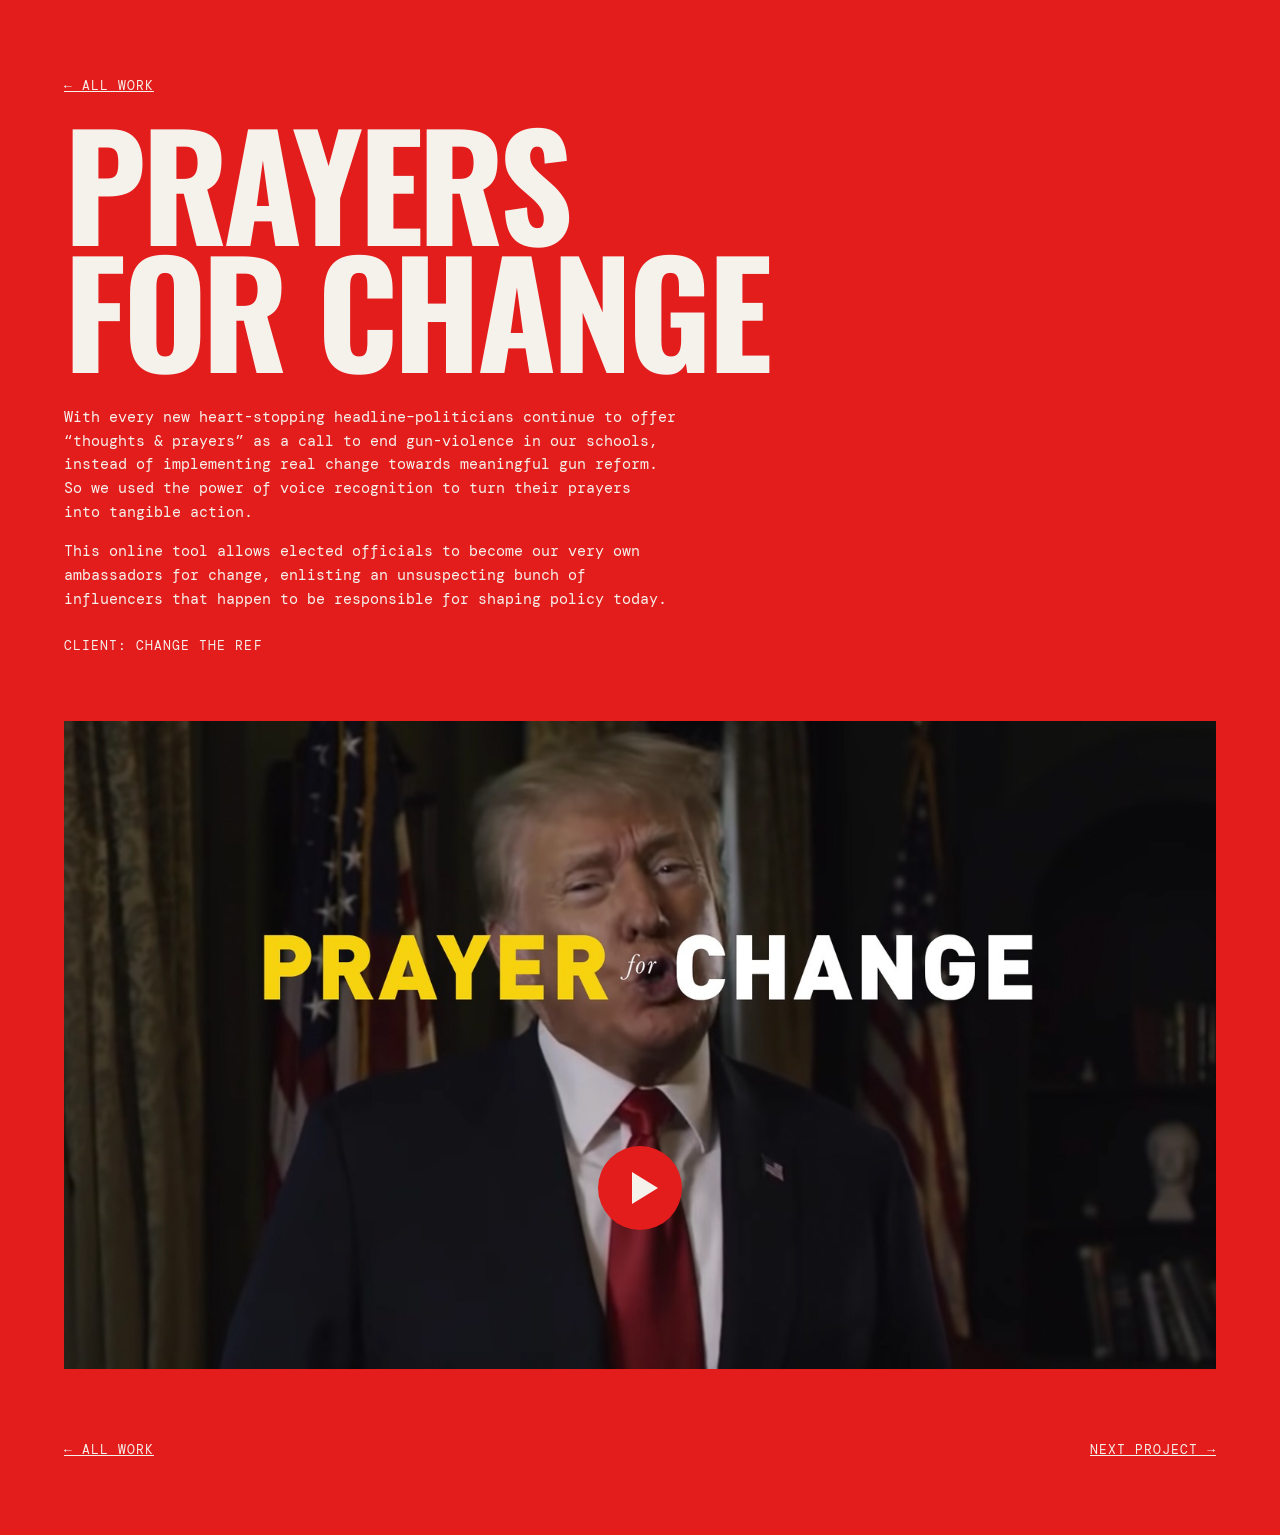
<file: projects/prayers-for-change.html>
<!doctype html>
<!--

Hi! Welcome to my source. When possible, I like to explore nature. I call these adventures a ‘wonder
wander’ and they help me reach new creative discoveries. Here’s a look at my latest view turned
ASCII, from the hills of Acquapendente.

====================================================================================================
====================================================================================================
===========::======================================================----=============================
===:======-::-====================================================:::::=============================
.--:..........:---================================================::::-=============================
:. .:.:.:::::..:::.:...:::::---============================-:::--:::::-:...-=.=====:.:-=============
......::::......::...:.:.::.....:::-=--=====================::.::::::.....:--.-=::....::============
..:.....--::...............................:...:----::---=-::.::::::::.....:..............---=:-====
.....::::::.....     ..     . .... ...................:::::::::::::::..:::::::::::::::::::::::::::::
::::..:.:..... . .... ..     ..        .   .....:.....:..::::::::::::::::::::::::::::::::::.:.......
........        .....  .     .                     ...........:::.:................................:
.....:.     .          .       ....  ..             . ...........::......... . .....................
...         ...     ..    .   .. .. ..  ...          ..  ..........:....................... ........
...  .. .    .....  .....  ....           . ...  ..  ... ..  ................................      .
.. ..  .  . ..............             .................  .    .........:..............:......:.....
  .... ..          .::-------------------:::.....  ....:::::.:...:..............:......:.......:::::
.           .:::::-------------------------------=====-:..::.:..:....::.................::.....:...:
-------------::::..::--=-:::--------======-========--------::::::----::.....:.......   ....:...:....
.:::.::.::..... .. .........::--======----:::::.::::::::::::::::::-:---=-::::::..:..........:.....  
::::::--==================-=======-====------:----------:::::.::::::::::....::..::::...::....:....  
============--------------=================--====-:::.-...  ....::::-:....   ...::...........:.....:
--==---==--------------==-=-:-========-.:---:---=:.:...  . ............  ..  ... ....  ....  .......
====:...::--.-------..::......:.--::...        ...     ..    ... ..      ..:                       .
....   ..   .................... .                                   ..:::::::::::-:::::::::::::::::
  .                                            .....::::::::::-------::--:-:::::::::::::---:::::::::
                                      ....::::::::::::::::-:::::::::::::::::::::::::::::::::::::::::
...............:::::..........::::::::::::::::::::::::::::::::::::::::::::::::::::::::::::::::::::::
::::::::::::::::::::::::::::::::::::::::::::::::::-:---:-------:::::-:::-:::-::::::-:::-:::-:::-::::
:::::::::::::::::::::::::::::::::::::::::::::::::::-::::-:::-:::::--::::::::::::::::::::::::::::::::

-->
<html lang="en">
<head>
  <meta charset="utf-8">
  <meta name="viewport" content="width=device-width, initial-scale=1">
  <title>PRAYERS FOR CHANGE | Maia Swift</title>
  <link rel="preconnect" href="https://fonts.googleapis.com">
  <link rel="preconnect" href="https://fonts.gstatic.com" crossorigin>
  <link href="https://fonts.googleapis.com/css2?family=DM+Mono:wght@400;500&family=Oswald:wght@700&display=swap" rel="stylesheet">

  <link rel="icon" href="../favicon.ico" sizes="any">
  <link rel="icon" href="../assets/icons/favicon.svg" type="image/svg+xml">
  <link rel="apple-touch-icon" href="../assets/icons/apple-touch-icon.png">
  <link rel="stylesheet" href="../styles.css">
</head>
<body>
  <main class="project band--red">
    <a class="project__back" href="../index.html">&larr; All work</a>
    <h1 class="band__title">PRAYERS FOR&nbsp;CHANGE</h1>
    <div class="project__body">
      <p>With every new heart-stopping headline&ndash;politicians continue to offer &ldquo;thoughts &amp; prayers&rdquo; as a call to end gun-violence in our schools, instead of implementing real change towards meaningful gun reform. So we used the power of voice recognition to turn their prayers into tangible&nbsp;action.</p>
      <p>This online tool allows elected officials to become our very own ambassadors for change, enlisting an unsuspecting bunch of influencers that happen to be responsible for shaping policy&nbsp;today.</p>
    </div>
    <ul class="project__credits">
      <li>Client: Change the&nbsp;Ref</li>
    </ul>
    <section class="project__work" aria-label="The work">
      <button class="project__video project__video--poster" type="button" aria-label="Play the Prayers for Change film" data-embed="https://www.youtube-nocookie.com/embed/BPDGDnteWo4?rel=0&amp;autoplay=1">
        <img src="../assets/projects/prayers-video-thumb.jpg" alt="" width="1500" height="844">
        <span class="project__play" aria-hidden="true"></span>
      </button>
    </section>
    <nav class="project__nav" aria-label="More work">
      <a href="../index.html">&larr; All work</a>
      <a href="tamacare.html">Next project &rarr;</a>
    </nav>
  </main>
  <script src="../assets/js/video-poster.js" defer></script>
</body>
</html>
</file>
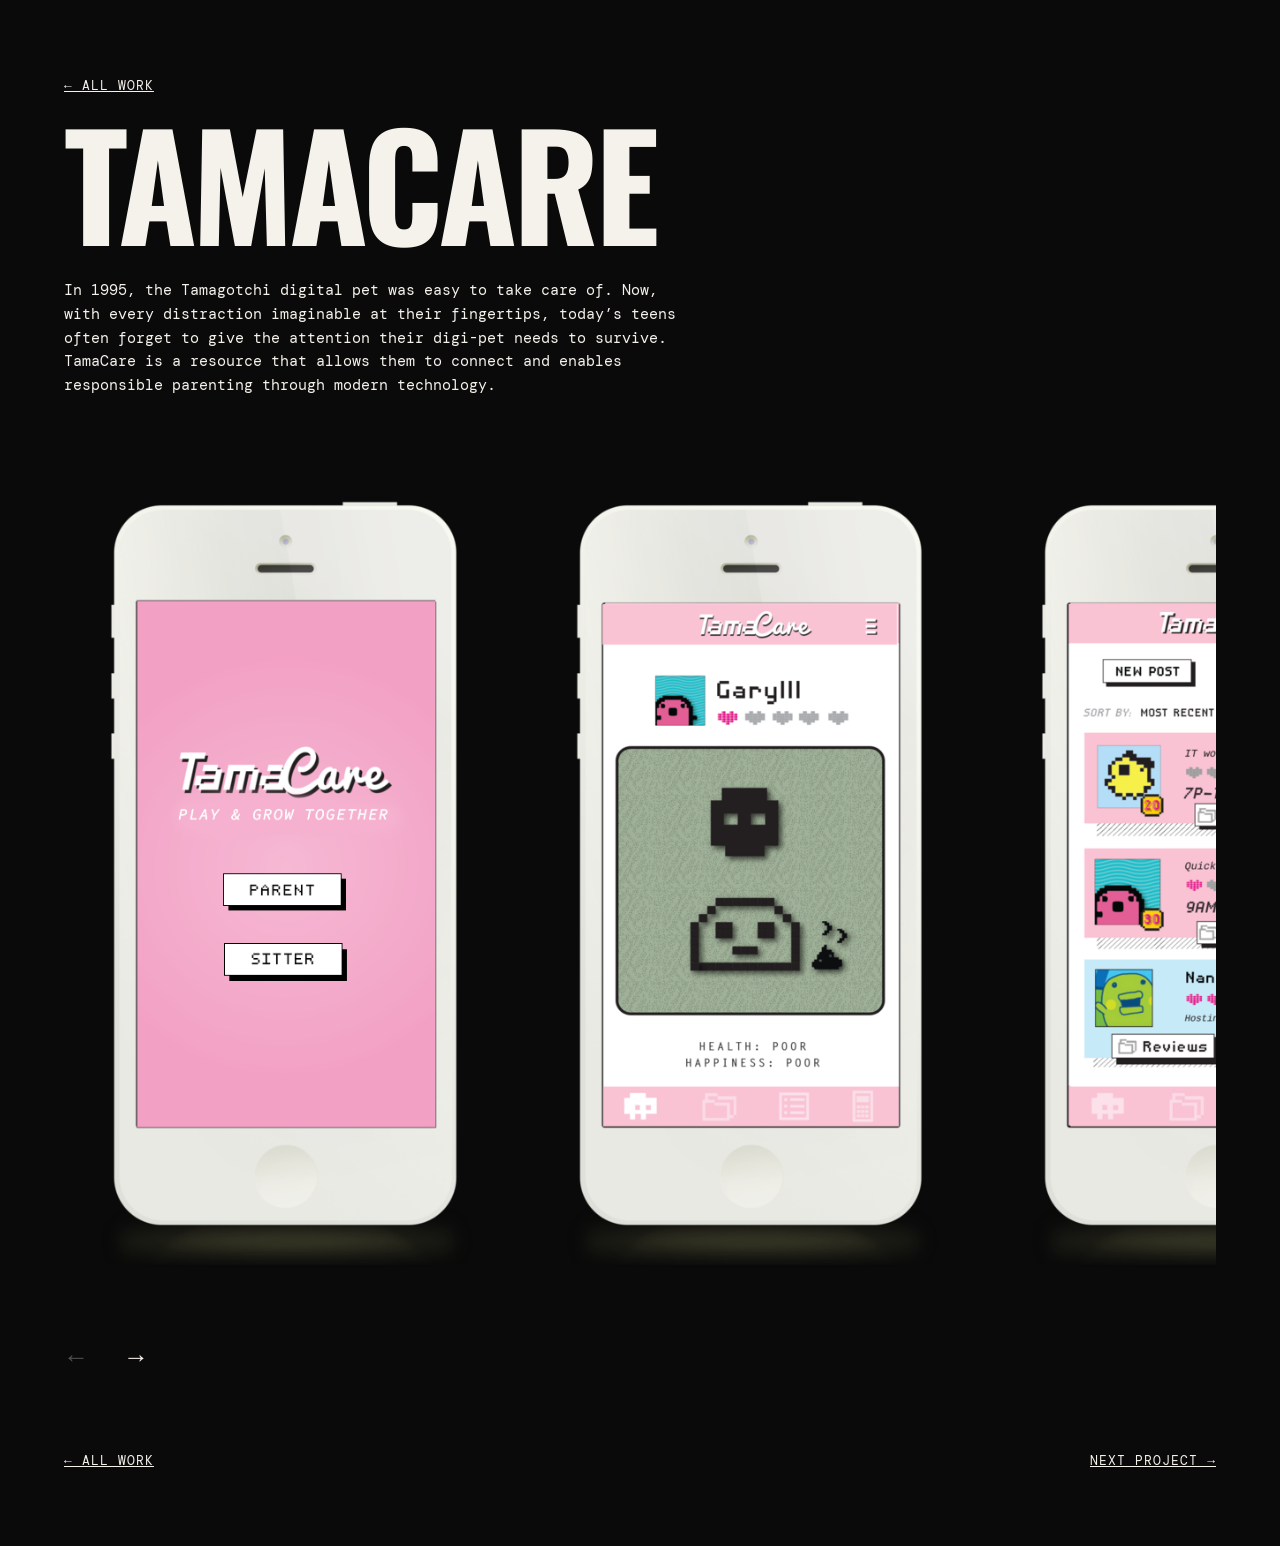
<file: projects/tamacare.html>
<!doctype html>
<!--

Hi! Welcome to my source. When possible, I like to explore nature. I call these adventures a ‘wonder
wander’ and they help me reach new creative discoveries. Here’s a look at my latest view turned
ASCII, from the hills of Acquapendente.

====================================================================================================
====================================================================================================
===========::======================================================----=============================
===:======-::-====================================================:::::=============================
.--:..........:---================================================::::-=============================
:. .:.:.:::::..:::.:...:::::---============================-:::--:::::-:...-=.=====:.:-=============
......::::......::...:.:.::.....:::-=--=====================::.::::::.....:--.-=::....::============
..:.....--::...............................:...:----::---=-::.::::::::.....:..............---=:-====
.....::::::.....     ..     . .... ...................:::::::::::::::..:::::::::::::::::::::::::::::
::::..:.:..... . .... ..     ..        .   .....:.....:..::::::::::::::::::::::::::::::::::.:.......
........        .....  .     .                     ...........:::.:................................:
.....:.     .          .       ....  ..             . ...........::......... . .....................
...         ...     ..    .   .. .. ..  ...          ..  ..........:....................... ........
...  .. .    .....  .....  ....           . ...  ..  ... ..  ................................      .
.. ..  .  . ..............             .................  .    .........:..............:......:.....
  .... ..          .::-------------------:::.....  ....:::::.:...:..............:......:.......:::::
.           .:::::-------------------------------=====-:..::.:..:....::.................::.....:...:
-------------::::..::--=-:::--------======-========--------::::::----::.....:.......   ....:...:....
.:::.::.::..... .. .........::--======----:::::.::::::::::::::::::-:---=-::::::..:..........:.....  
::::::--==================-=======-====------:----------:::::.::::::::::....::..::::...::....:....  
============--------------=================--====-:::.-...  ....::::-:....   ...::...........:.....:
--==---==--------------==-=-:-========-.:---:---=:.:...  . ............  ..  ... ....  ....  .......
====:...::--.-------..::......:.--::...        ...     ..    ... ..      ..:                       .
....   ..   .................... .                                   ..:::::::::::-:::::::::::::::::
  .                                            .....::::::::::-------::--:-:::::::::::::---:::::::::
                                      ....::::::::::::::::-:::::::::::::::::::::::::::::::::::::::::
...............:::::..........::::::::::::::::::::::::::::::::::::::::::::::::::::::::::::::::::::::
::::::::::::::::::::::::::::::::::::::::::::::::::-:---:-------:::::-:::-:::-::::::-:::-:::-:::-::::
:::::::::::::::::::::::::::::::::::::::::::::::::::-::::-:::-:::::--::::::::::::::::::::::::::::::::

-->
<html lang="en">
<head>
  <meta charset="utf-8">
  <meta name="viewport" content="width=device-width, initial-scale=1">
  <title>TAMACARE | Maia Swift</title>
  <link rel="preconnect" href="https://fonts.googleapis.com">
  <link rel="preconnect" href="https://fonts.gstatic.com" crossorigin>
  <link href="https://fonts.googleapis.com/css2?family=DM+Mono:wght@400;500&family=Oswald:wght@700&display=swap" rel="stylesheet">

  <link rel="icon" href="../favicon.ico" sizes="any">
  <link rel="icon" href="../assets/icons/favicon.svg" type="image/svg+xml">
  <link rel="apple-touch-icon" href="../assets/icons/apple-touch-icon.png">
  <link rel="stylesheet" href="../styles.css">
</head>
<body>
  <main class="project band--dark">
    <a class="project__back" href="../index.html">&larr; All work</a>
    <h1 class="band__title">TAMACARE</h1>
    <div class="project__body">
      <p>In 1995, the Tamagotchi digital pet was easy to take care of. Now, with every distraction imaginable at their fingertips, today&rsquo;s teens often forget to give the attention their digi-pet needs to survive. TamaCare is a resource that allows them to connect and enables responsible parenting through modern&nbsp;technology.</p>
    </div>
    <section class="project__work" aria-label="The work">
      <div class="carousel" aria-roledescription="carousel" aria-label="TamaCare app screens">
        <div class="carousel__track" tabindex="0">
          <img src="../assets/projects/tamacare-app-sign-in.png" alt="TamaCare app: Sign-in screen: Parent or Sitter" width="500" height="963" loading="lazy">
          <img src="../assets/projects/tamacare-app-pet.png" alt="TamaCare app: Pet status screen" width="500" height="963" loading="lazy">
          <img src="../assets/projects/tamacare-app-sitters.png" alt="TamaCare app: Sitter listings screen" width="500" height="963" loading="lazy">
          <img src="../assets/projects/tamacare-app-pick-up.png" alt="TamaCare app: Pick-up screen with sitter chat" width="500" height="963" loading="lazy">
          <img src="../assets/projects/tamacare-app-day-care.png" alt="TamaCare app: Day-care warning screen" width="500" height="963" loading="lazy">
        </div>
        <div class="carousel__controls">
          <button class="carousel__btn" type="button" data-dir="-1" aria-label="Previous screens">&larr;</button>
          <button class="carousel__btn" type="button" data-dir="1" aria-label="Next screens">&rarr;</button>
        </div>
      </div>
    </section>
    <nav class="project__nav" aria-label="More work">
      <a href="../index.html">&larr; All work</a>
      <a href="go-fetch-adventure.html">Next project &rarr;</a>
    </nav>
  </main>
  <script src="../assets/js/carousel.js" defer></script>
</body>
</html>
</file>
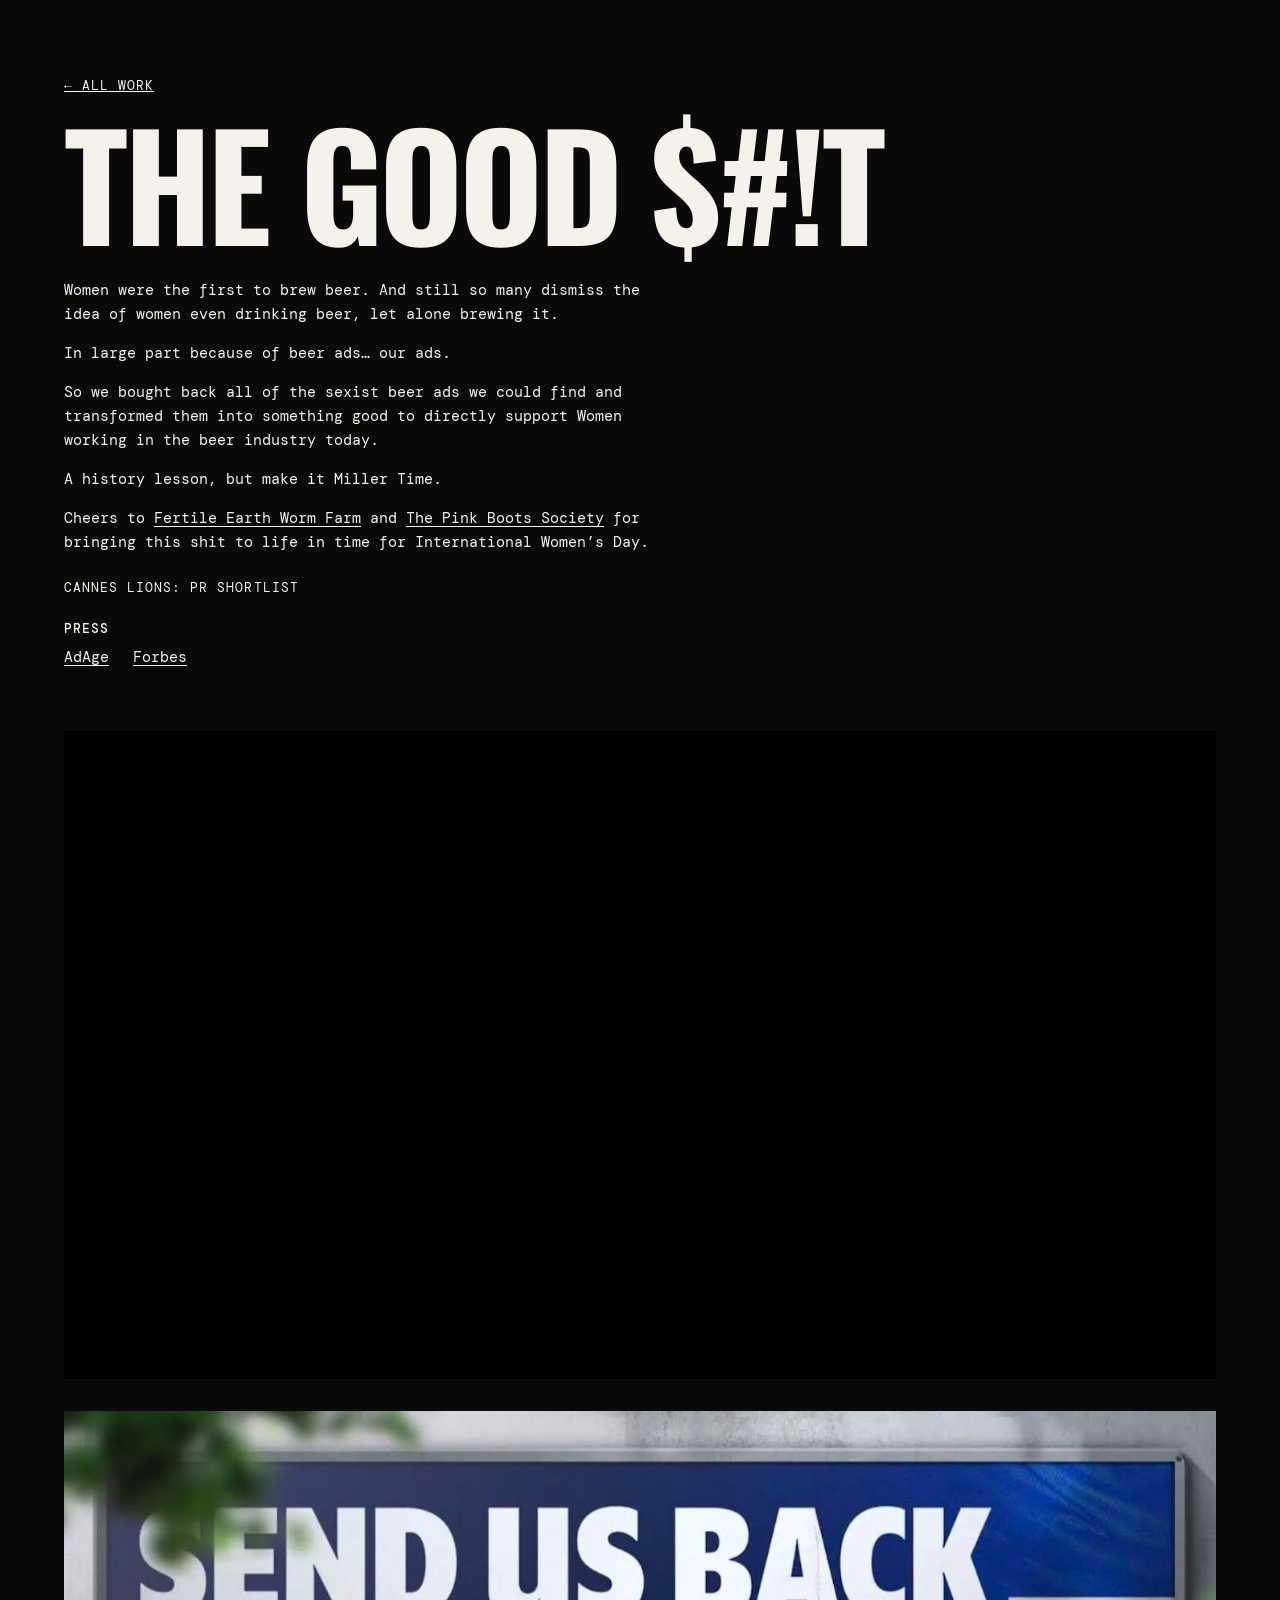
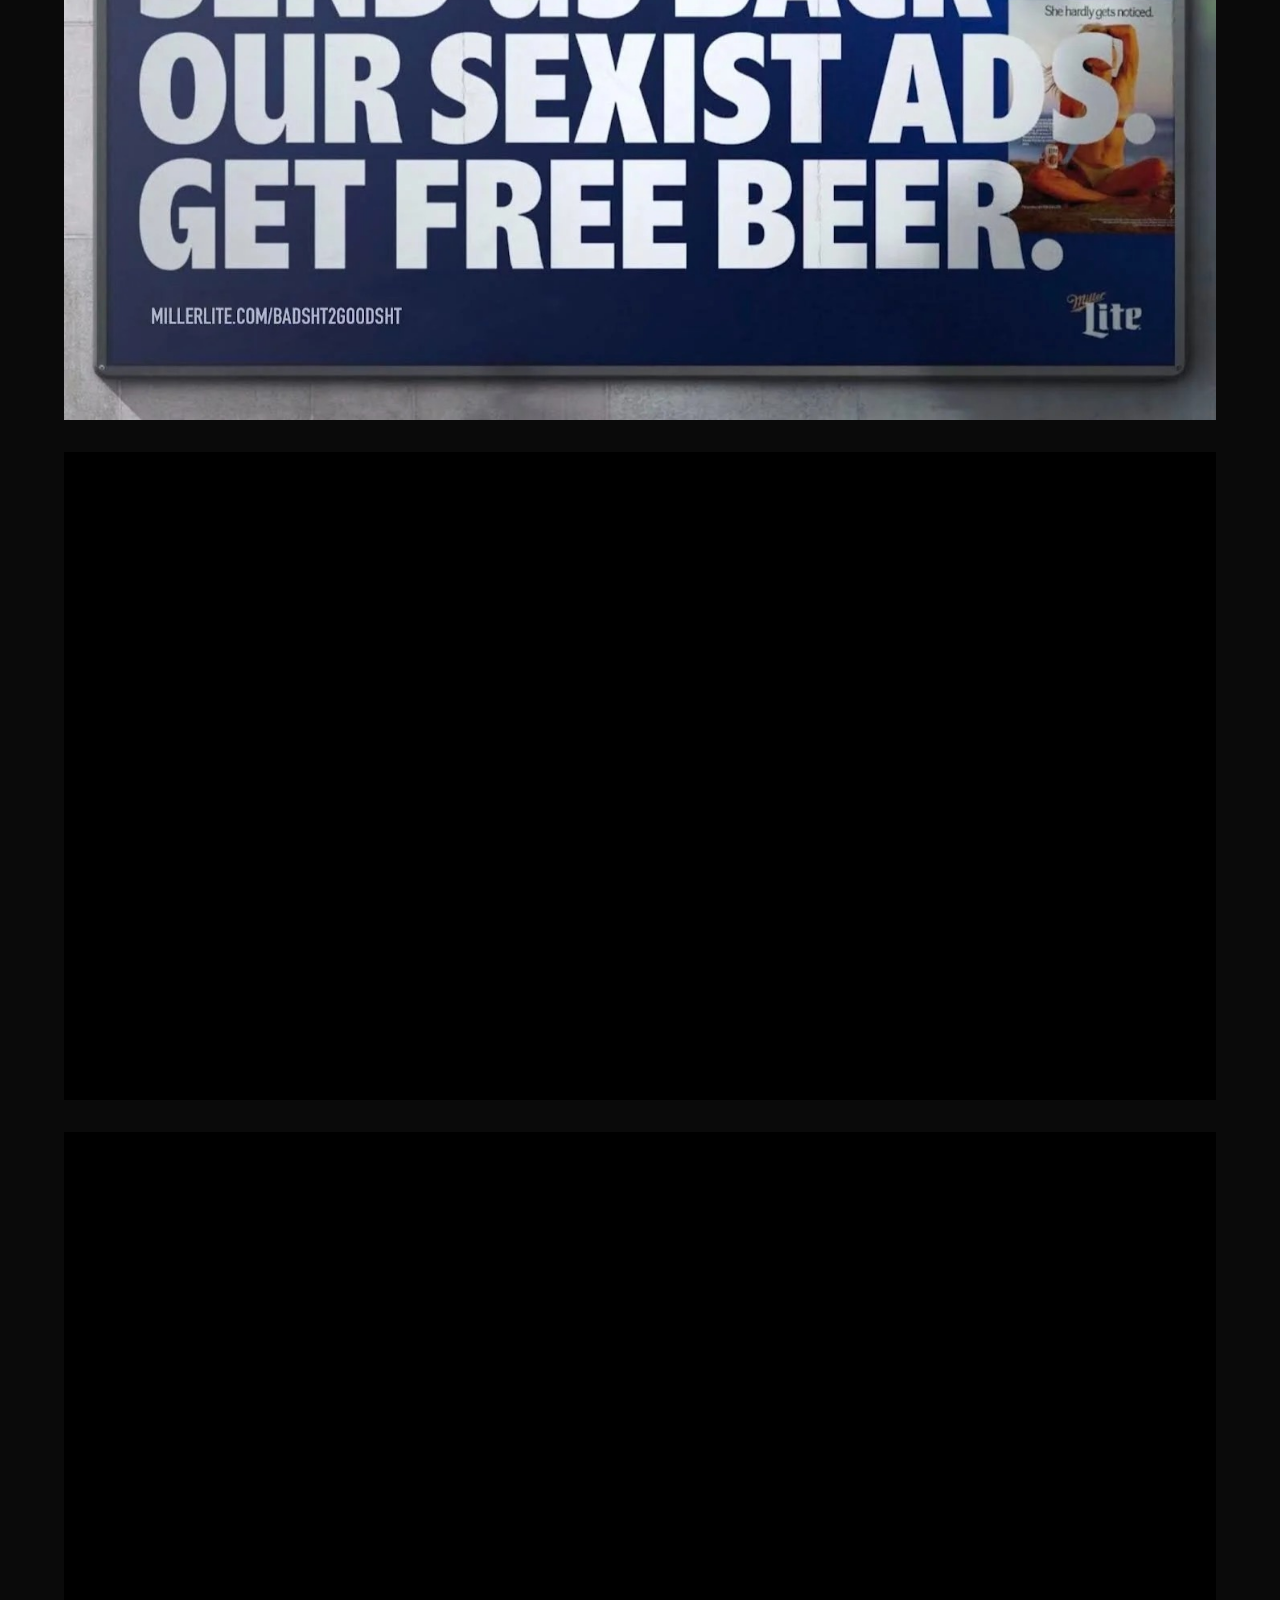
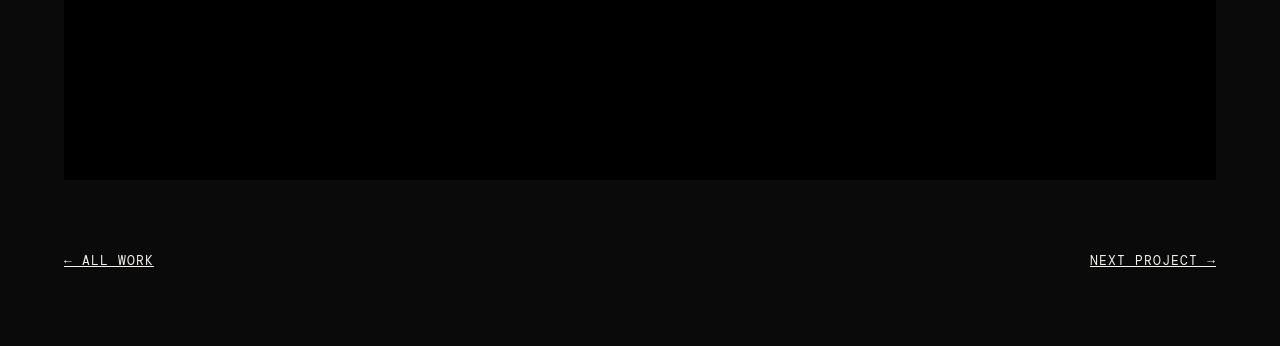
<file: projects/the-good-shit.html>
<!doctype html>
<!--

Hi! Welcome to my source. When possible, I like to explore nature. I call these adventures a ‘wonder
wander’ and they help me reach new creative discoveries. Here’s a look at my latest view turned
ASCII, from the hills of Acquapendente.

====================================================================================================
====================================================================================================
===========::======================================================----=============================
===:======-::-====================================================:::::=============================
.--:..........:---================================================::::-=============================
:. .:.:.:::::..:::.:...:::::---============================-:::--:::::-:...-=.=====:.:-=============
......::::......::...:.:.::.....:::-=--=====================::.::::::.....:--.-=::....::============
..:.....--::...............................:...:----::---=-::.::::::::.....:..............---=:-====
.....::::::.....     ..     . .... ...................:::::::::::::::..:::::::::::::::::::::::::::::
::::..:.:..... . .... ..     ..        .   .....:.....:..::::::::::::::::::::::::::::::::::.:.......
........        .....  .     .                     ...........:::.:................................:
.....:.     .          .       ....  ..             . ...........::......... . .....................
...         ...     ..    .   .. .. ..  ...          ..  ..........:....................... ........
...  .. .    .....  .....  ....           . ...  ..  ... ..  ................................      .
.. ..  .  . ..............             .................  .    .........:..............:......:.....
  .... ..          .::-------------------:::.....  ....:::::.:...:..............:......:.......:::::
.           .:::::-------------------------------=====-:..::.:..:....::.................::.....:...:
-------------::::..::--=-:::--------======-========--------::::::----::.....:.......   ....:...:....
.:::.::.::..... .. .........::--======----:::::.::::::::::::::::::-:---=-::::::..:..........:.....  
::::::--==================-=======-====------:----------:::::.::::::::::....::..::::...::....:....  
============--------------=================--====-:::.-...  ....::::-:....   ...::...........:.....:
--==---==--------------==-=-:-========-.:---:---=:.:...  . ............  ..  ... ....  ....  .......
====:...::--.-------..::......:.--::...        ...     ..    ... ..      ..:                       .
....   ..   .................... .                                   ..:::::::::::-:::::::::::::::::
  .                                            .....::::::::::-------::--:-:::::::::::::---:::::::::
                                      ....::::::::::::::::-:::::::::::::::::::::::::::::::::::::::::
...............:::::..........::::::::::::::::::::::::::::::::::::::::::::::::::::::::::::::::::::::
::::::::::::::::::::::::::::::::::::::::::::::::::-:---:-------:::::-:::-:::-::::::-:::-:::-:::-::::
:::::::::::::::::::::::::::::::::::::::::::::::::::-::::-:::-:::::--::::::::::::::::::::::::::::::::

-->
<html lang="en">
<head>
  <meta charset="utf-8">
  <meta name="viewport" content="width=device-width, initial-scale=1">
  <title>The Good $#!T | Maia Swift</title>
  <link rel="preconnect" href="https://fonts.googleapis.com">
  <link rel="preconnect" href="https://fonts.gstatic.com" crossorigin>
  <link href="https://fonts.googleapis.com/css2?family=DM+Mono:wght@400;500&family=Oswald:wght@700&display=swap" rel="stylesheet">

  <link rel="icon" href="../favicon.ico" sizes="any">
  <link rel="icon" href="../assets/icons/favicon.svg" type="image/svg+xml">
  <link rel="apple-touch-icon" href="../assets/icons/apple-touch-icon.png">
  <link rel="stylesheet" href="../styles.css">
</head>
<body>
  <main class="project band--dark">
    <a class="project__back" href="../index.html">&larr; All work</a>
    <h1 class="band__title">The Good&nbsp;$#!T</h1>
    <div class="project__body">
      <p>Women were the first to brew beer. And still so many dismiss the idea of women even drinking beer, let alone brewing&nbsp;it.</p>
      <p>In large part because of beer ads&hellip; our&nbsp;ads.</p>
      <p>So we bought back all of the sexist beer ads we could find and transformed them into something good to directly support Women working in the beer industry&nbsp;today.</p>
      <p>A history lesson, but make it Miller&nbsp;Time.</p>
      <p>Cheers to <a href="https://fertileearth.net/" target="_blank" rel="noopener">Fertile Earth Worm Farm</a> and <a href="https://www.pinkbootssociety.org/" target="_blank" rel="noopener">The Pink Boots Society</a> for bringing this shit to life in time for International Women&rsquo;s&nbsp;Day.</p>
    </div>
    <p class="project__award">Cannes Lions: PR&nbsp;Shortlist</p>
    <div class="project__press">
      <h2 class="project__label">Press</h2>
      <ul>
        <li><a href="https://adage.com/creativity/work/miller-lite-turns-old-sexist-beer-ads-fertilizer-womens-history-month/2478271" target="_blank" rel="noopener">AdAge</a></li>
        <li><a href="https://www.forbes.com/sites/jeanettehurt/2023/03/13/miller-lites-campaign-to-eradicate-sexist-beer-advertising-proves-successful/?sh=e16d24d39432" target="_blank" rel="noopener">Forbes</a></li>
      </ul>
    </div>
    <section class="project__work" aria-label="The work">
      <div class="project__video">
        <iframe src="https://player.vimeo.com/video/840411445?dnt=1&amp;title=0&amp;byline=0&amp;portrait=0" title="The Good $#!T case film" allow="autoplay; fullscreen; picture-in-picture" allowfullscreen loading="lazy"></iframe>
      </div>
      <img class="project__img" src="../assets/projects/the-good-shit-ooh.jpg" alt="Billboard: Send us back our sexist ads. Get free beer." width="1432" height="757" loading="lazy">
      <div class="project__video">
        <iframe src="https://player.vimeo.com/video/857181544?dnt=1&amp;title=0&amp;byline=0&amp;portrait=0" title="The Good $#!T film" allow="autoplay; fullscreen; picture-in-picture" allowfullscreen loading="lazy"></iframe>
      </div>
      <div class="project__video">
        <iframe src="https://www.youtube-nocookie.com/embed/fPwFUVtr5Kc?rel=0" title="The Good $#!T video" allow="accelerometer; autoplay; clipboard-write; encrypted-media; gyroscope; picture-in-picture" referrerpolicy="strict-origin-when-cross-origin" allowfullscreen loading="lazy"></iframe>
      </div>
    </section>
    <nav class="project__nav" aria-label="More work">
      <a href="../index.html">&larr; All work</a>
      <a href="nature-is-speaking.html">Next project &rarr;</a>
    </nav>
  </main>
</body>
</html>
</file>
<file: styles.css>
/* Header uses DM Mono, same as the project text. Bands take type and color from
   subscribe.adbusters.org. All fonts are free Google Fonts. */
:root {
  --black: #0a0a0a;
  --white: #f5f1eb;
  --red: #e31c1c;
  --ink: #111111;
  --font-type: "DM Mono", "Courier New", monospace;
  --font-head: "Oswald", Impact, "Arial Black", sans-serif;
  --font-mono: "DM Mono", "Courier New", monospace;
}

*, *::before, *::after { box-sizing: border-box; }
html { -webkit-text-size-adjust: 100%; }
body { margin: 0; background: var(--black); color: var(--white); }
img { max-width: 100%; height: auto; display: block; }

/* ---------- Header (adbusters.org/support) ---------- */
.intro {
  background: #ffffff;
  color: var(--ink);
  font-family: var(--font-type);
  text-align: center;
  padding: 3rem 1rem;          /* same space above the logo and below the bio */
}
.intro__art {
  width: min(420px, 80vw);
  margin: 0 auto 1.5rem;
  mix-blend-mode: multiply;
}
.intro__sign {
  width: 200px;
  margin: 0 auto 2rem;
}
/* Header text all matches the project subtext (0.96rem); the headline stays all caps */
.intro h1 {
  font-family: var(--font-type);
  font-weight: 500;           /* DM Mono's heaviest weight */
  font-size: 0.96rem;         /* same as the bio below it */
  line-height: 1.3;
  text-transform: uppercase;
  letter-spacing: 0.03em;
  margin: 0 auto 1.2rem;
  max-width: 1080px;
}
.intro__bio {
  max-width: 40rem;
  margin: 0 auto;
}
.intro__bio p {
  font-size: 0.96rem;         /* same as project subtext */
  line-height: 1.55;
  margin: 0 0 0.9rem;
}
.intro__bio p:last-child { margin-bottom: 0; }


/* About section at the foot of the page: text left, illustration right.
   Side padding matches the project bands so the text lines up with them. */
.about {
  background: #ffffff;
  color: var(--ink);
  font-family: var(--font-type);
  display: flex;
  align-items: center;
  gap: 4vw;
  padding: 6vw 5vw;
}
.about__text { flex: 1 1 50%; min-width: 0; }
.about__text p {
  font-size: 0.96rem;         /* same as project subtext */
  line-height: 1.55;
  max-width: 40rem;
  margin: 0;
  text-align: left;
}
.about__text .about__hi { margin-top: 1.55em; }   /* one blank line below the paragraph */
.about__hi a { color: inherit; }
.about__art {
  flex: 0 1 420px;
  width: min(420px, 40vw);
  height: auto;               /* always keep the drawing's own proportions */
  mix-blend-mode: multiply;
}
@media (max-width: 640px) {
  .about { flex-direction: column; align-items: flex-start; padding: 4rem 1rem; }
  /* In the stacked layout, flex sizing would act on height and squash the
     drawing, so take it out of flex sizing entirely. */
  .about__art { flex: none; width: min(320px, 80vw); height: auto; align-self: center; }
}

@media (max-width: 640px) {
  .intro__sign { width: 160px; }
}

/* ---------- Project bands (subscribe.adbusters.org) ---------- */
.band {
  display: flex;
  align-items: flex-end;
  gap: 1.6rem;
  min-height: 34rem;
  padding: 6vw 5vw;
  color: var(--white);
  background: var(--black);
  text-decoration: none;
  position: relative;
}
/* Optional background image: gritty, full color, 40% opacity,
   set per band with style="--band-img: url(...)" */
.band--img { isolation: isolate; overflow: hidden; }
.band--img::before {
  content: "";
  position: absolute;
  inset: 0;
  z-index: -1;
  background: var(--band-img) var(--band-img-pos, center) / cover no-repeat;
  filter: contrast(1.35);     /* full color, a little extra grit */
  opacity: var(--band-img-opacity, 0.4);   /* override per band */
  pointer-events: none;
}
/* Product shot kept at its own resolution (never scaled up) and centred in
   the space between the end of the title and the right edge on desktop.
   --title-em is the title's width in ems; --backdrop is the photo's own
   background colour, laid over the whole band at the same 40%. */
.band--product { isolation: isolate; overflow: hidden; }
/* One layer holds the backdrop colour and the photo, so both fade together */
.band__layer {
  position: absolute;
  inset: 0;
  z-index: -1;
  background: var(--backdrop);
  opacity: var(--band-img-opacity, 0.4);
  pointer-events: none;
}
.band__product {
  position: absolute;
  top: 0;
  bottom: 0;
  left: calc(5vw + var(--title-em) * clamp(3.2rem, 11.5vw, 9rem));
  width: calc(100% - 5vw - var(--title-em) * clamp(3.2rem, 11.5vw, 9rem));
  max-width: none;
  height: 100%;
  object-fit: contain;
  object-position: center;
  transform: scale(var(--product-scale, 1.15));
}
@media (max-width: 720px) {
  .band__product { left: 0; width: 100%; }
}
/* Notes on phones: the notebook is fully opaque, so size it by width (about
   a third of the band), tuck it against the right edge (its right side sits at
   71% of the image, hence the 26% nudge) and keep the text in the left 60%. */
@media (max-width: 720px) {
  .band--notes .band__product {
    left: auto; right: 0; top: 50%; bottom: auto;
    width: 85%; height: auto;
    transform: translate(26%, -50%);
  }
  .band--notes .band__blurb { max-width: 60%; }
}
/* Tamacare on phones: same idea. The device sits between 38% and 63% of the
   image, so a 120% wide image nudged 33% puts it in the right third. */
@media (max-width: 720px) {
  .band--tama .band__product {
    left: auto; right: 0; top: 50%; bottom: auto;
    width: 120%; height: auto;
    transform: translate(33%, -50%);
  }
  .band--tama .band__blurb { max-width: 60%; }
}
/* Smallest phones: the title can't shrink further, so the device does. */
@media (max-width: 360px) {
  .band--tama .band__product { width: 100%; }
  .band--tama .band__blurb { max-width: 66%; }
}

/* Moving background (a looping video instead of a GIF, far smaller).
   Same treatment as the still images; it covers the still poster. */
.band__media {
  position: absolute;
  inset: 0;
  width: 100%;
  height: 100%;
  object-fit: cover;
  z-index: -1;
  filter: grayscale(1) contrast(1.35);
  opacity: var(--band-img-opacity, 0.4);
  pointer-events: none;
}
.band--img:has(.band__media)::before { display: none; filter: grayscale(1) contrast(1.35); }
/* Show a band's footage exactly as shot: no grey-out, no extra contrast */
.band--true-color::before,
.band--true-color .band__media { filter: none; }
@media (prefers-reduced-motion: reduce) {
  .band__media { display: none; }
  .band--img:has(.band__media)::before { display: block; }
}
.band--dark  { background: var(--black); color: var(--white); }
.band--red   { background: var(--red);   color: var(--white); }
.band--light { background: var(--white); color: var(--black); }

.band__col {
  flex: 1 1 75%;
  display: flex;
  flex-direction: column;
  align-items: flex-start;
  gap: 14px;
  min-width: 0;
}
.band__aside { flex: 1 1 20%; min-height: 1px; } /* visuals go here later */

.band__title {
  font-family: var(--font-head);
  font-weight: 700;
  text-transform: uppercase;
  font-size: clamp(3.2rem, 11.5vw, 9rem);
  line-height: 0.88;
  letter-spacing: -0.03em;
  /* Tight line-height leaves the caps hanging below the box, so add a bit
     back so the gap above the subtext matches the gap from the subtext baseline
     to the link (about 27px on desktop) */
  margin: 0 0 calc(0.045em + 4px);
  overflow-wrap: break-word;
}
/* One-word titles too long for the column at full size */
.band__title--long { font-size: clamp(2.4rem, 7.2vw, 6rem); }
/* BETTER WITH SWEAT: open the tracking slightly and even out E-T, T-T, T-E
   (each span's letter-spacing sets the gap after that letter) */
.band__title--better { letter-spacing: 0.01em; }
.band__title--better .k-et { letter-spacing: 0.017em; }
.band__title--better .k-tt { letter-spacing: 0.03em; }
.band__title--better .k-te { letter-spacing: -0.018em; }
/* GO FETCH ADVENTURE: open E-T to match F-E */
.band__title .k-fetch-e { letter-spacing: 0.025em; }
.band__blurb {
  font-family: var(--font-mono);
  font-size: 0.96rem;         /* 15.36px */
  line-height: 1.55;
  max-width: none;           /* one line on desktop; only hand-placed breaks */
  margin: 0;
}
.band__more {
  font-family: var(--font-mono);
  font-size: 0.75rem;
  letter-spacing: 0.08em;
  text-transform: uppercase;
  text-decoration: underline;
  text-underline-offset: 4px;
}

.band:hover .band__col,
.band:focus-visible .band__col { animation: jitter 0.15s ease-out; }
.band:focus-visible { outline: 3px solid currentColor; outline-offset: -10px; }

@keyframes jitter {
  25% { transform: translate(-2px, 1px) rotate(-0.3deg); }
  50% { transform: translate(2px, -1px) rotate(0.3deg); }
  75% { transform: translate(-1px, 0); }
}
@media (prefers-reduced-motion: reduce) {
  .band:hover .band__col, .band:focus-visible .band__col { animation: none; }
}

@media (max-width: 720px) {
  .band { flex-direction: column; align-items: stretch; min-height: 0; padding: 4rem 1rem; }
  .band__aside { display: none; }
}

/* ---------- Project stub pages ---------- */
.project {
  min-height: 100vh;
  padding: 6vw 5vw;
  display: flex;
  flex-direction: column;
  gap: 1.5rem;
}
/* Kept above the title: the headline font's tall glyph boxes reach up over
   this link on desktop and would otherwise swallow the click. */
.project__back {
  position: relative;
  z-index: 1;
  align-self: flex-start;     /* clickable on the words, not the whole row */
  font-family: var(--font-mono);
  font-size: 0.8rem;
  letter-spacing: 0.08em;
  text-transform: uppercase;
  color: inherit;
}
.project__nav {
  margin-top: auto;           /* sits at the foot of the page */
  padding-top: 3rem;
  display: flex;
  justify-content: space-between;
  gap: 1.5rem;
  font-family: var(--font-mono);
  font-size: 0.8rem;
  letter-spacing: 0.08em;
  text-transform: uppercase;
}
.project__nav a { color: inherit; }
.project__body {
  font-family: var(--font-mono);
  font-size: 0.96rem;
  line-height: 1.55;
  max-width: 40em;
  margin: 0;
}
.project__body p { margin: 0 0 1em; }
.project__body a { color: inherit; text-underline-offset: 3px; }
.project__body p:last-child { margin-bottom: 0; }
.project__award {
  font-family: var(--font-mono);
  font-size: 0.8rem;
  letter-spacing: 0.08em;
  text-transform: uppercase;
  margin: 0;
}
.project__credits {
  list-style: none;
  margin: 0;
  padding: 0;
  font-family: var(--font-mono);
  font-size: 0.8rem;
  line-height: 1.7;
  letter-spacing: 0.08em;
  text-transform: uppercase;
}
.project__credits--foot { margin-top: 1.5rem; }   /* credits placed after the work */
.project__press { font-family: var(--font-mono); }
.project__label {
  font-size: 0.8rem;
  font-weight: 500;
  letter-spacing: 0.08em;
  text-transform: uppercase;
  margin: 0 0 0.6rem;
}
.project__work { margin-top: 2.5rem; display: flex; flex-direction: column; gap: 2rem; }
.project__video {
  position: relative;
  width: 100%;
  max-width: 1200px;
  aspect-ratio: 16 / 9;
  background: #000;
}
.project__img { display: block; width: 100%; max-width: 1200px; height: auto; }
/* Portrait images keep to the screen height instead of running very tall */
.project__img--tall { width: auto; max-width: 100%; max-height: 90vh; align-self: flex-start; }
/* A row of small pieces (posters, GIFs): six across, three on phones */
.project__grid {
  width: 100%;
  max-width: 1200px;
  display: grid;
  grid-template-columns: repeat(6, 1fr);
  gap: 1rem;
}
.project__grid img { display: block; width: 100%; height: auto; aspect-ratio: 250 / 371; object-fit: cover; }
/* Flipbook: images stacked in one frame, a script swaps which one shows.
   Sized like a tall image: up to the screen height, never wider than the column. */
.flipbook {
  position: relative;
  width: min(100%, calc(90vh * 1500 / 1888), 1500px);
  aspect-ratio: 1500 / 1888;
}
.flipbook img {
  position: absolute; inset: 0;
  width: 100%; height: 100%;
  object-fit: cover;
  opacity: 0;
  transition: opacity 0.4s ease;
}
.flipbook img.is-active { opacity: 1; }
@media (prefers-reduced-motion: reduce) { .flipbook img { transition: none; } }
/* Carousel: 2.5 images in view on desktop (1.5 on phones), arrow buttons below */
.carousel { width: 100%; max-width: 1200px; }
.carousel__track {
  --gap: 1.5rem;
  --show: 2.5;
  display: flex;
  gap: var(--gap);
  overflow-x: auto;
  scroll-snap-type: x mandatory;
  scrollbar-width: none;
}
.carousel__track::-webkit-scrollbar { display: none; }
.carousel__track > img {
  flex: 0 0 auto;
  width: calc((100% - (var(--show) - 0.5) * var(--gap)) / var(--show));
  min-width: 0;
  max-width: 500px;           /* never larger than the source files */
  height: auto;
  scroll-snap-align: start;
}
.carousel__track:focus-visible { outline: 2px solid currentColor; outline-offset: 4px; }
.carousel__controls { display: flex; gap: 0.75rem; margin-top: 1.25rem; }
.carousel__btn {
  width: 48px; height: 48px;   /* comfortable tap target; just the arrow shows */
  padding: 0;
  border: 0;
  background: transparent;
  color: inherit;
  font: 500 1.6rem var(--font-mono);
  cursor: pointer;
  transition: opacity .15s ease, transform .15s ease;
}
.carousel__controls { margin-left: -12px; }
.carousel__btn[data-dir="-1"]:hover:not(:disabled) { transform: translateX(-3px); }
.carousel__btn[data-dir="1"]:hover:not(:disabled) { transform: translateX(3px); }
.carousel__btn:focus-visible { outline: 2px solid currentColor; outline-offset: 2px; }
.carousel__btn:disabled { opacity: 0.3; cursor: default; }
@media (max-width: 720px) { .carousel__track { --show: 1.5; --gap: 1rem; } }
@media (max-width: 720px) { .project__grid { grid-template-columns: repeat(3, 1fr); gap: 0.6rem; } }
.project__video iframe { position: absolute; inset: 0; width: 100%; height: 100%; border: 0; }
/* Custom-thumbnail video: a button showing the image and a play mark */
.project__video--poster { display: block; padding: 0; border: 0; cursor: pointer; overflow: hidden; }
.project__video--poster img { position: absolute; inset: 0; width: 100%; height: 100%; object-fit: cover; }
.project__play {
  position: absolute;
  left: 50%; top: 72%;          /* below the title card, clear of the lettering */
  width: 84px; height: 84px;
  margin: -42px 0 0 -42px;
  border-radius: 50%;
  background: var(--red);
  transition: transform .2s ease;
}
.project__play::after {
  content: "";
  position: absolute;
  left: 34px; top: 26px;
  border-style: solid;
  border-width: 16px 0 16px 26px;
  border-color: transparent transparent transparent var(--white);
}
.project__video--poster:hover .project__play,
.project__video--poster:focus-visible .project__play { transform: scale(1.08); }
.project__video--poster:focus-visible { outline: 3px solid var(--white); outline-offset: 3px; }
@media (max-width: 720px) { .project__play { transform: scale(.75); } .project__video--poster:hover .project__play { transform: scale(.8); } }
.project__press ul { list-style: none; margin: 0; padding: 0; display: flex; gap: 1.5rem; flex-wrap: wrap; }
.project__press a {
  color: inherit;
  font-size: 0.96rem;
  text-underline-offset: 3px;
}

.site-foot {
  background: var(--black);
  color: var(--white);
  font-family: var(--font-mono);
  font-size: 0.8rem;
  text-align: center;
  padding: 2rem 1rem;
}
.site-foot a { color: inherit; }

/* No widows: browsers that support it rebalance the last lines, and the
   last two words of every heading and paragraph are joined with &nbsp;. */
h1, h2, p { text-wrap: pretty; }
/* Hand-placed header line breaks apply on wide screens only */
@media (max-width: 640px) { .br-wide { display: none; } }
/* A break that only applies once the bands stack on phones */
.br-narrow { display: none; }
@media (max-width: 720px) { .br-narrow { display: inline; } }
.nowrap { white-space: nowrap; }
</file>
